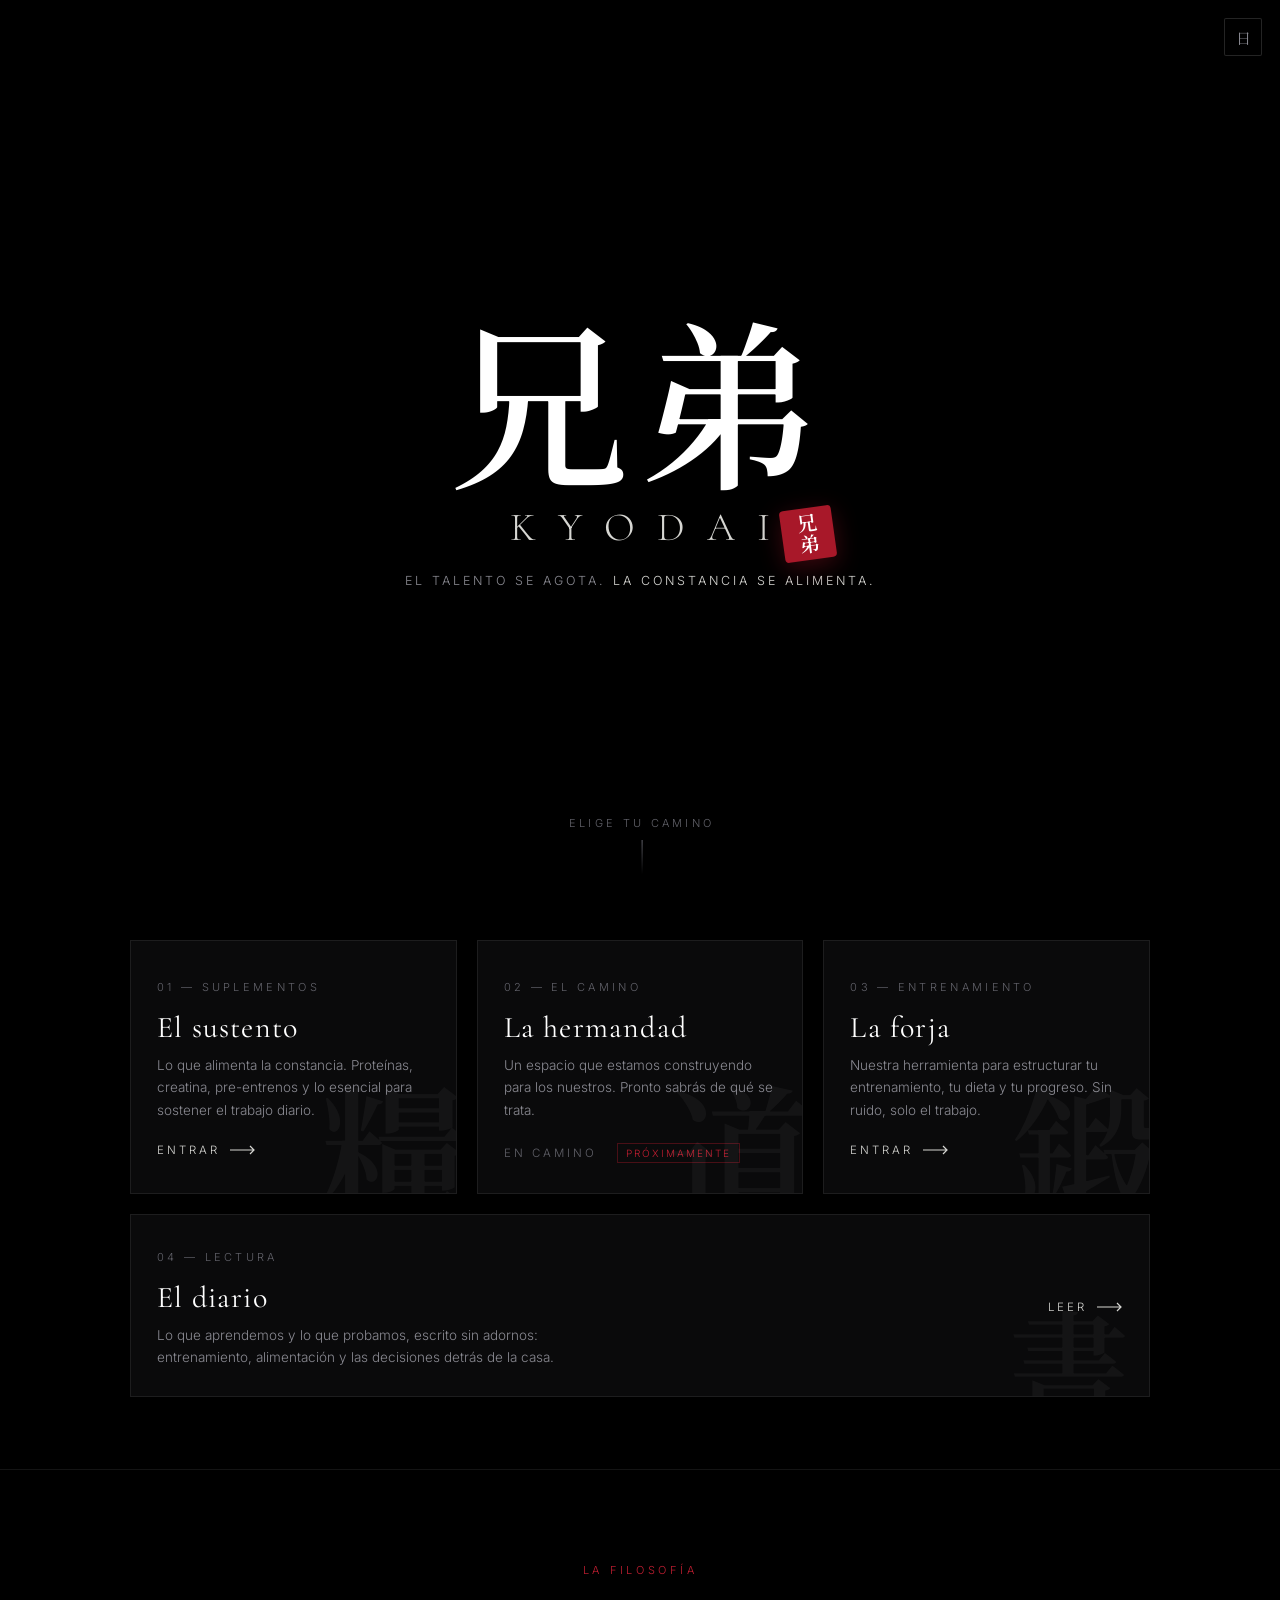
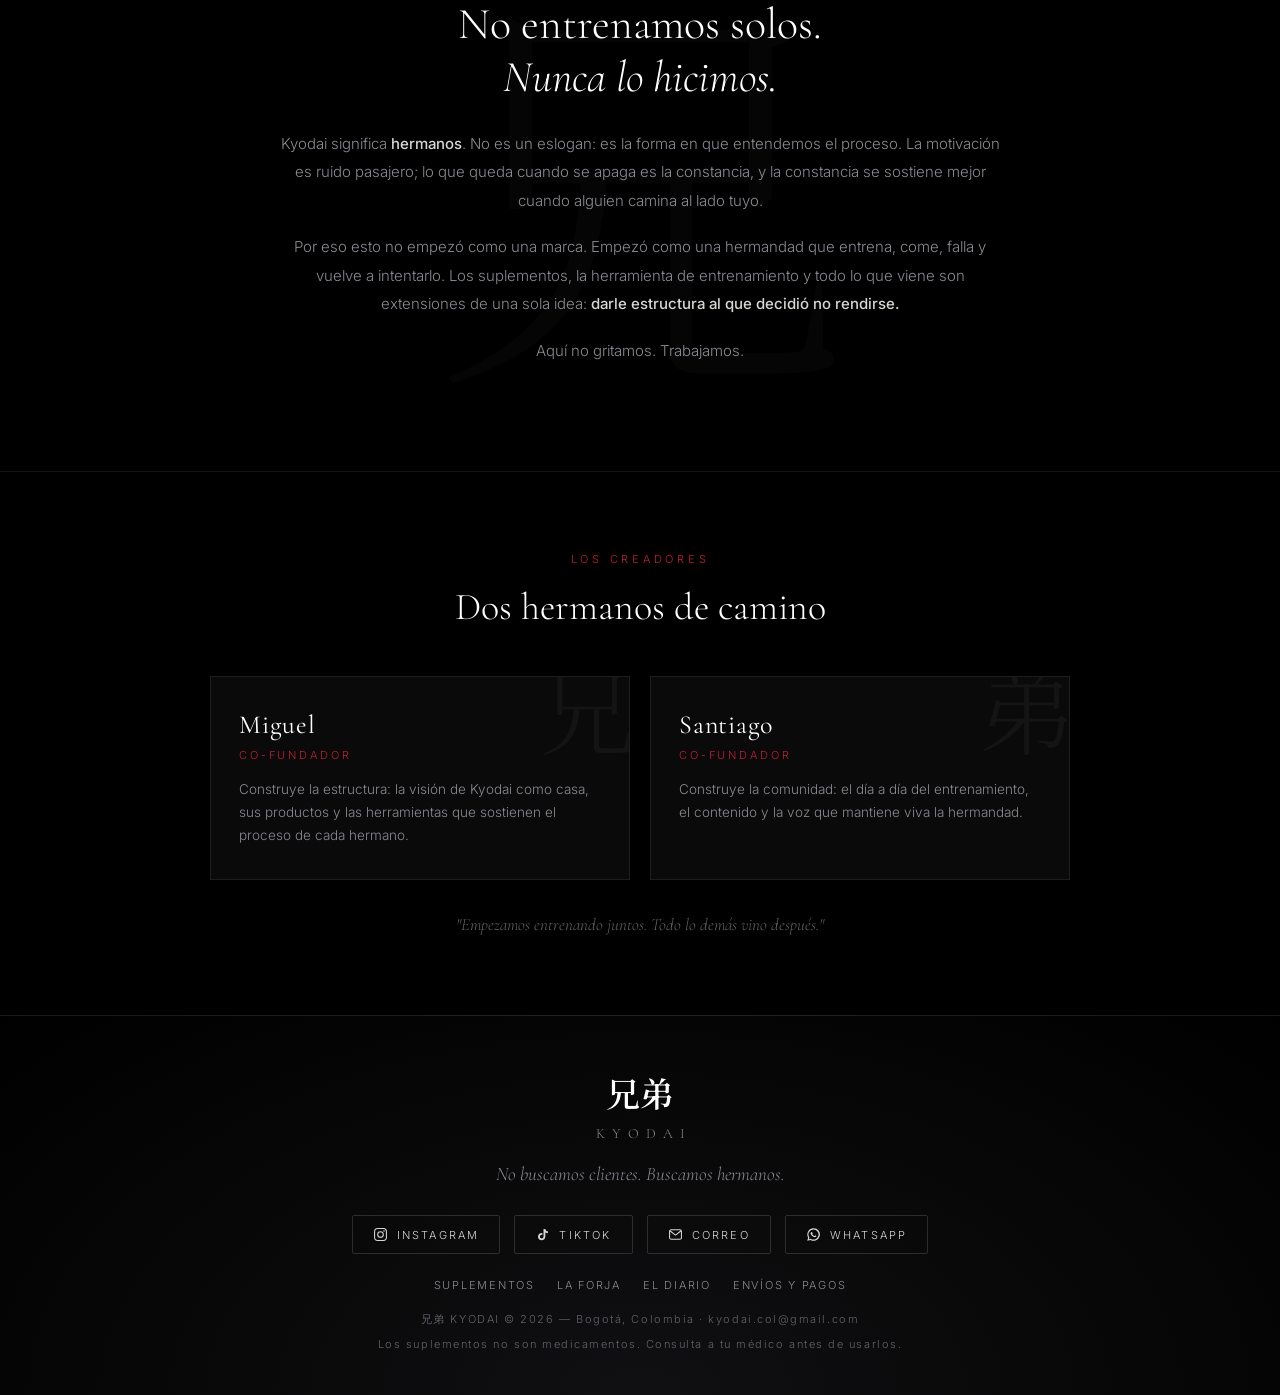
<file: index.html>
<!DOCTYPE html>
<html lang="es">
<head>
<meta charset="utf-8">
<meta name="viewport" content="width=device-width, initial-scale=1">
<title>兄弟 KYODAI — La casa</title>
<meta name="description" content="Kyodai — Una hermandad de constancia. Suplementos, entrenamiento y comunidad. Bogotá, Colombia.">
<meta name="author" content="Kyodai">
<!-- Un solo theme-color, sin `media`: el color de la barra del navegador debe
     seguir el tema ELEGIDO en el sitio, no el del sistema. Lo sincroniza Tema. -->
<meta name="theme-color" content="#000000">

<!-- ══ Vista previa al compartir el enlace (WhatsApp, Instagram, X) ══
     Al comprar el dominio propio, cambiar SITE_URL por https://kyodai.com/ -->
<meta property="og:type" content="website">
<meta property="og:site_name" content="兄弟 KYODAI">
<meta property="og:locale" content="es_CO">
<meta property="og:title" content="兄弟 KYODAI — Una hermandad de constancia">
<meta property="og:description" content="El talento se agota. La constancia se alimenta. Suplementos, entrenamiento y comunidad.">
<meta property="og:url" content="https://kyodaicol.github.io/Kyodai.co/">
<meta property="og:image" content="https://kyodaicol.github.io/Kyodai.co/assets/og-kyodai.png">
<meta property="og:image:width" content="1200">
<meta property="og:image:height" content="630">
<meta property="og:image:alt" content="兄弟 KYODAI — El talento se agota. La constancia se alimenta.">
<meta name="twitter:card" content="summary_large_image">
<meta name="twitter:title" content="兄弟 KYODAI — Una hermandad de constancia">
<meta name="twitter:description" content="El talento se agota. La constancia se alimenta.">
<meta name="twitter:image" content="https://kyodaicol.github.io/Kyodai.co/assets/og-kyodai.png">
<link rel="canonical" href="https://kyodaicol.github.io/Kyodai.co/">

<!-- Favicon: el hanko de la marca, dibujado en el propio archivo (sin peticiones extra) -->
<link rel="icon" href="data:image/svg+xml,%3Csvg xmlns='http://www.w3.org/2000/svg' viewBox='0 0 64 64'%3E%3Crect width='64' height='64' rx='8' fill='%23A81829'/%3E%3Ctext x='32' y='45' font-size='40' font-family='serif' font-weight='600' fill='%23fff' text-anchor='middle'%3E兄%3C/text%3E%3C/svg%3E">
<link rel="apple-touch-icon" href="data:image/svg+xml,%3Csvg xmlns='http://www.w3.org/2000/svg' viewBox='0 0 64 64'%3E%3Crect width='64' height='64' fill='%23000'/%3E%3Ctext x='32' y='45' font-size='38' font-family='serif' font-weight='600' fill='%23fff' text-anchor='middle'%3E兄%3C/text%3E%3C/svg%3E">

<!-- ══ TEMA: se aplica ANTES de pintar para que no haya parpadeo ══
     Guardado en localStorage('kyodai-theme'). Por defecto oscuro: la
     intro de tinta está compuesta para la noche. -->
<script>
(function(){
  try{
    var t=localStorage.getItem('kyodai-theme');
    if(t!=='light'&&t!=='dark') t='dark';
    document.documentElement.setAttribute('data-theme',t);
  }catch(e){ document.documentElement.setAttribute('data-theme','dark'); }
})();
</script>

<link rel="preconnect" href="https://fonts.googleapis.com">
<link rel="preconnect" href="https://fonts.gstatic.com" crossorigin>
<link href="https://fonts.googleapis.com/css2?family=Cormorant+Garamond:ital,wght@0,300;0,400;0,500;1,300;1,400&family=Inter:wght@300;400;500;600&family=Noto+Serif+JP:wght@500;600&display=swap" rel="stylesheet">

<!-- Índice del diario. Es un .js (no .json) a propósito: así el sitio
     también funciona abriendo el archivo directamente desde el disco. -->
<script src="diario/posts.js"></script>
<style>
/* ════════════════════════════════════════════════════════════════
   兄弟 KYODAI — Archivo único
   Vista 1 · LA CASA        (antes: "Landing Page.html")
   Vista 2 · EL SUSTENTO    (antes: "Suplementos.html")
   Vista 3 · EL DIARIO      (blog — el índice vive aquí, los
                             artículos en diario/<slug>.html)
   El router de abajo alterna entre las vistas con el hash de la URL:
     #/            → la casa
     #/suplementos → la tienda
     #/diario      → el diario
   ════════════════════════════════════════════════════════════════ */

/* ─────────────────── BLOQUE 0 · TEMA (tinta y papel) ───────────────────
   Todo el color del sitio sale de estas variables. El modo oscuro es
   "tinta sobre la noche" (el original). El modo claro es "tinta sobre
   washi": papel cálido, tinta negra, el mismo carmesí del hanko.
   Se cambia con [data-theme] en <html>. Nada más se toca.        */
:root{
  color-scheme:dark;
  /* superficies */
  --bg:#000; --bg2:#050505; --panel:#0A0A0B; --panel2:#121214; --panel3:#1C1C1F;
  --field:#000; --heroTop:#141416; --footTop:#101012;
  /* líneas */
  --line:rgba(255,255,255,.08); --line2:rgba(255,255,255,.14);
  --line3:rgba(255,255,255,.22); --hair:rgba(255,255,255,.05);
  /* tipografía */
  /* --dim estaba en #4A4A50 (2.4:1 sobre negro): ilegible en celular a pleno
     sol. Subido a 3.5:1, que sigue siendo discreto pero ya se lee. */
  --ink:#fff; --offwhite:#D6D6D2; --grey:#8A8A92; --dim:#62626A;
  /* marca */
  --crimson:#A81829; --crimson2:#C21E31; --onCrimson:#fff;
  --rose:#C8636F; --green:#7FBF8E;
  /* velos y barras */
  --veil:rgba(0,0,0,.6); --veil2:rgba(0,0,0,.75);
  --navBg:rgba(0,0,0,.78); --barBg:rgba(0,0,0,.88);
  /* marcas de agua y sombras */
  --ghost:rgba(255,255,255,.02); --mark:rgba(255,255,255,.045);
  --markHot:rgba(168,24,41,.14); --wm:rgba(255,255,255,.035);
  --glow:rgba(255,255,255,.06); --thumb:#2A2A2E; --grainOp:.05;
  --shadow:0 24px 50px rgba(0,0,0,.7);
  --shadowBig:0 40px 120px rgba(0,0,0,.9);
  --drawerShadow:-30px 0 80px rgba(0,0,0,.8);
  --ctaShadow:0 10px 40px rgba(168,24,41,.25);
  /* tinta del canvas de la intro (r,g,b) */
  --inkRGB:214,214,210;
}
html[data-theme="light"]{
  color-scheme:light;
  --bg:#F2F0EA; --bg2:#EDEAE3; --panel:#FBFAF6; --panel2:#FFFFFF; --panel3:#E7E3DA;
  --field:#FFFFFF; --heroTop:#FFFFFF; --footTop:#EAE7DF;
  --line:rgba(16,16,18,.11); --line2:rgba(16,16,18,.20);
  --line3:rgba(16,16,18,.38); --hair:rgba(16,16,18,.07);
  --ink:#0B0B0C; --offwhite:#26262A; --grey:#57575F; --dim:#78787F;
  --crimson:#96121F; --crimson2:#B01727; --onCrimson:#fff;
  --rose:#9E2C39; --green:#2C7842;
  --veil:rgba(24,21,16,.45); --veil2:rgba(24,21,16,.62);
  --navBg:rgba(242,240,234,.84); --barBg:rgba(242,240,234,.93);
  --ghost:rgba(16,16,18,.035); --mark:rgba(16,16,18,.06);
  --markHot:rgba(150,18,31,.16); --wm:rgba(16,16,18,.05);
  --glow:rgba(0,0,0,.05); --thumb:#C9C4B8; --grainOp:.03;
  --shadow:0 20px 44px rgba(38,32,24,.13);
  --shadowBig:0 30px 90px rgba(38,32,24,.20);
  --drawerShadow:-30px 0 80px rgba(38,32,24,.16);
  --ctaShadow:0 10px 34px rgba(150,18,31,.22);
  --inkRGB:26,26,30;
}

/* ─────────────────── BLOQUE 1 · LA CASA ─────────────────── */
*{margin:0;padding:0;box-sizing:border-box}
html{scroll-behavior:smooth;background:var(--bg)}
body{background:var(--bg);color:var(--offwhite);font-family:'Inter',sans-serif;font-weight:300;-webkit-font-smoothing:antialiased;
  transition:background-color .5s ease,color .5s ease}
body.locked{overflow:hidden;height:100svh}
a{color:inherit;text-decoration:none}
::-webkit-scrollbar{width:10px;height:8px}
::-webkit-scrollbar-track{background:var(--bg)}
::-webkit-scrollbar-thumb{background:var(--thumb);border-radius:5px}
:focus-visible{outline:2px solid var(--crimson);outline-offset:3px}

/* Accesibilidad: saltar al contenido */
.skipLink{position:absolute;left:-9999px;top:0;z-index:5000;background:var(--crimson);color:var(--onCrimson);
  padding:12px 20px;font-size:12px;letter-spacing:.2em;text-transform:uppercase}
.skipLink:focus{left:12px;top:12px}
.vh{position:absolute;width:1px;height:1px;padding:0;margin:-1px;overflow:hidden;clip:rect(0 0 0 0);white-space:nowrap;border:0}

@keyframes fadeUp{from{opacity:0;transform:translateY(24px)}to{opacity:1;transform:none}}
/* Igual que fadeUp pero conserva el centrado horizontal de los elementos
   absolutos (antes el `transform:none` del final borraba translateX(-50%)
   y "Elige tu camino" quedaba corrido a la derecha al acabar la intro). */
@keyframes fadeUpX{from{opacity:0;transform:translate(-50%,24px)}to{opacity:1;transform:translate(-50%,0)}}

/* ═══ Composición compartida intro/hero (misma geometría = transición invisible) ═══ */
.logoStack{display:flex;flex-direction:column;align-items:center;justify-content:center;text-align:center}
.ideo{font-family:'Noto Serif JP',serif;font-weight:600;font-size:clamp(100px,25vw,180px);line-height:.95;letter-spacing:.06em;color:var(--ink);display:flex}
.latin{font-family:'Cormorant Garamond',serif;font-weight:300;font-size:clamp(24px,5.5vw,40px);color:var(--offwhite);margin-top:20px;display:flex;gap:.55em}
.latin b{font-weight:300;display:inline-block}
.itag{margin-top:22px;font-size:12.5px;letter-spacing:.24em;text-transform:uppercase;color:var(--grey)}
.itag em{font-style:normal;color:var(--offwhite)}
.hankoBase{position:absolute;left:calc(50% + clamp(76px,19vw,142px));top:calc(50% + clamp(28px,7.5vw,58px));
  width:clamp(34px,8vw,52px);height:clamp(34px,8vw,52px);background:var(--crimson);border-radius:4px;
  display:flex;align-items:center;justify-content:center;
  font-family:'Noto Serif JP',serif;font-weight:600;color:var(--onCrimson);font-size:clamp(13px,3.2vw,20px);
  writing-mode:vertical-rl;letter-spacing:.1em;line-height:1;
  transform:rotate(-8deg);box-shadow:0 6px 24px rgba(168,24,41,.35)}

/* ═══════════════════════ INTRO ═══════════════════════ */
#intro{position:fixed;inset:0;z-index:3000;cursor:pointer;background:var(--bg);overflow:hidden;
  transition:opacity 1.1s ease}
#intro.handoff{opacity:0}
#intro.gone{pointer-events:none}
#ink{position:absolute;inset:0;z-index:1}
.grain{position:absolute;inset:-50%;z-index:2;pointer-events:none;opacity:var(--grainOp);
  background-image:url("data:image/svg+xml,%3Csvg xmlns='http://www.w3.org/2000/svg' width='300' height='300'%3E%3Cfilter id='n'%3E%3CfeTurbulence type='fractalNoise' baseFrequency='.9' numOctaves='2'/%3E%3C/filter%3E%3Crect width='300' height='300' filter='url(%23n)' opacity='.5'/%3E%3C/svg%3E");
  animation:grainShift 1.2s steps(4) infinite;transition:opacity 1.4s ease}
html[data-theme="light"] .grain{mix-blend-mode:multiply}
#intro.settle .grain{opacity:0}

/* — Gota de tinta — */
.drop{position:absolute;left:50%;top:50%;width:7px;height:7px;margin:-3.5px;border-radius:50%;
  background:var(--crimson2);z-index:5;opacity:0;box-shadow:0 0 12px rgba(194,30,49,.8)}
#intro.p-drop .drop{animation:dropFall .65s cubic-bezier(.5,0,1,.6) forwards}
@keyframes dropFall{0%{opacity:0;transform:translateY(-46svh) scale(.6)}12%{opacity:1}88%{opacity:1}100%{opacity:0;transform:translateY(0) scale(.25)}}
@keyframes grainShift{0%{transform:translate(0,0)}25%{transform:translate(-2%,3%)}50%{transform:translate(3%,-2%)}75%{transform:translate(-3%,-3%)}100%{transform:translate(0,0)}}

/* — Ondas de impacto — */
.ripple{position:absolute;left:50%;top:50%;width:14px;height:14px;margin:-7px;border-radius:50%;
  border:1px solid rgba(194,30,49,.7);z-index:4;opacity:0;pointer-events:none}
#intro.p-bloom .ripple{animation:rippleOut 1.5s cubic-bezier(.16,1,.3,1) forwards}
#intro.p-bloom .ripple.r2{animation-delay:.18s;border-color:rgba(var(--inkRGB),.28)}
#intro.p-bloom .ripple.r3{animation-delay:.4s;border-color:rgba(var(--inkRGB),.14)}
@keyframes rippleOut{0%{opacity:0;transform:scale(1)}8%{opacity:1}100%{opacity:0;transform:scale(30)}}

/* — Escenario — */
.stage{position:absolute;inset:0;z-index:5}
.stage .logoStack{position:absolute;inset:0}

/* — Enso (se disuelve antes del traspaso) — */
.enso{position:absolute;left:50%;top:50%;width:min(94vw,560px);height:min(94vw,560px);transform:translate(-50%,-52%);pointer-events:none;
  transition:opacity 1.5s ease}
#intro.settle .enso{opacity:0}
.enso path{fill:none;stroke-linecap:round;stroke:var(--crimson);opacity:0}
.enso .e1{stroke-width:11;stroke-dasharray:100;stroke-dashoffset:100}
.enso .e2{stroke-width:4.5;stroke-dasharray:100;stroke-dashoffset:100}
.enso .e3{stroke-width:1.6;stroke-dasharray:100;stroke-dashoffset:100;stroke:var(--crimson2)}
#intro.p-enso .enso .e1{animation:ensoDraw1 1.35s cubic-bezier(.65,0,.35,1) forwards}
#intro.p-enso .enso .e2{animation:ensoDraw2 1.35s cubic-bezier(.65,0,.35,1) .08s forwards}
#intro.p-enso .enso .e3{animation:ensoDraw3 1.35s cubic-bezier(.65,0,.35,1) .15s forwards}
@keyframes ensoDraw1{0%{opacity:.32;stroke-dashoffset:100}100%{opacity:.32;stroke-dashoffset:9}}
@keyframes ensoDraw2{0%{opacity:.55;stroke-dashoffset:100}100%{opacity:.55;stroke-dashoffset:9}}
@keyframes ensoDraw3{0%{opacity:.8;stroke-dashoffset:100}100%{opacity:.8;stroke-dashoffset:9}}

/* — Kanji, carácter por carácter — */
#intro .ideo span{opacity:0;filter:blur(16px);transform:scale(1.14) translateY(10px);display:inline-block}
#intro.p-kanji .ideo span{animation:ideoIn 1.05s cubic-bezier(.22,1,.36,1) forwards}
#intro.p-kanji .ideo span:nth-child(2){animation-delay:.22s}
@keyframes ideoIn{to{opacity:1;filter:blur(0);transform:none}}

/* — Hanko — */
#intro .hankoBase{opacity:0;transform:rotate(-14deg) scale(2.4);box-shadow:none;z-index:6}
#intro.p-hanko .hankoBase{animation:stamp .42s cubic-bezier(.34,1.4,.64,1) forwards}
@keyframes stamp{0%{opacity:0;transform:rotate(-14deg) scale(2.4)}55%{opacity:1;transform:rotate(-7deg) scale(.94)}100%{opacity:1;transform:rotate(-8deg) scale(1);box-shadow:0 6px 24px rgba(168,24,41,.35)}}

/* — Latín letra por letra + tagline — */
#intro .latin b{opacity:0;filter:blur(8px);transform:translateY(14px)}
#intro.p-latin .latin b{animation:letterIn .7s cubic-bezier(.22,1,.36,1) forwards}
#intro.p-latin .latin b:nth-child(1){animation-delay:0s}
#intro.p-latin .latin b:nth-child(2){animation-delay:.07s}
#intro.p-latin .latin b:nth-child(3){animation-delay:.14s}
#intro.p-latin .latin b:nth-child(4){animation-delay:.21s}
#intro.p-latin .latin b:nth-child(5){animation-delay:.28s}
#intro.p-latin .latin b:nth-child(6){animation-delay:.35s}
@keyframes letterIn{to{opacity:1;filter:blur(0);transform:none}}
#intro .itag{opacity:0}
#intro.p-latin .itag{animation:fadeUp .9s ease .55s forwards}
.skip{position:absolute;bottom:26px;left:50%;transform:translateX(-50%);z-index:7;
  font-size:10px;letter-spacing:.3em;padding-left:.3em;text-transform:uppercase;color:var(--dim);opacity:0;
  animation:fadeUpX .8s ease 1.4s forwards;transition:opacity .6s ease}
#intro.settle .skip{opacity:0}

/* ═══════════════════════ HERO (réplica exacta del cuadro final de la intro) ═══════════════════════ */
.hero{position:relative;min-height:100svh}
.hero .logoStack{position:absolute;inset:0}
.hero h1{font:inherit;font-weight:inherit}
.hero .hint{position:absolute;bottom:26px;left:50%;transform:translateX(-50%);color:var(--dim);font-size:11px;letter-spacing:.3em;padding-left:.3em;text-transform:uppercase;opacity:0}
.hero .hint::after{content:"";display:block;width:1px;height:34px;background:linear-gradient(var(--dim),transparent);margin:10px auto 0}
body.go .hero .hint{animation:fadeUpX 1.2s ease .6s forwards}

/* ═══════════════════════ PUERTAS ═══════════════════════ */
.doors{max-width:1060px;margin:0 auto;padding:24px 20px 72px;display:grid;gap:16px}
@media(min-width:820px){.doors{grid-template-columns:repeat(3,1fr);gap:20px;padding-top:40px}}
.door{position:relative;display:block;background:var(--panel);border:1px solid var(--line);padding:34px 26px 30px;overflow:hidden;
  transition:border-color .45s ease,transform .45s cubic-bezier(.22,1,.36,1);min-height:220px}
.door::before{content:"";position:absolute;top:0;left:0;right:0;height:2px;background:var(--crimson);
  transform:scaleX(0);transform-origin:left;transition:transform .6s cubic-bezier(.65,0,.35,1)}
.door:hover,.door:focus-visible{border-color:var(--line3);transform:translateY(-4px)}
.door:hover::before,.door:focus-visible::before{transform:scaleX(1)}
.door:focus-visible{outline:1px solid var(--crimson);outline-offset:3px}
.door .mark{position:absolute;right:-14px;bottom:-30px;font-family:'Noto Serif JP',serif;font-weight:600;
  font-size:150px;line-height:1;color:var(--mark);pointer-events:none;transition:color .5s ease}
.door:hover .mark{color:var(--markHot)}
.door .num{font-size:11px;letter-spacing:.3em;color:var(--dim);text-transform:uppercase}
.door h2{font-family:'Cormorant Garamond',serif;font-weight:400;font-size:30px;color:var(--ink);margin:14px 0 8px;letter-spacing:.04em}
.door p{font-size:13.5px;line-height:1.65;color:var(--grey);max-width:34ch}
.door .go{display:inline-flex;align-items:center;gap:10px;margin-top:22px;font-size:11.5px;letter-spacing:.26em;text-transform:uppercase;color:var(--offwhite)}
.door .go svg{transition:transform .4s ease}
.door:hover .go svg{transform:translateX(6px)}
.door.soon{cursor:default}
.door.soon .go{color:var(--dim)}
.door .soonTag{display:inline-block;margin-left:10px;font-size:10px;letter-spacing:.2em;color:var(--crimson2);border:1px solid rgba(168,24,41,.4);padding:3px 8px;text-transform:uppercase}
/* Puerta ancha (el diario): ocupa la fila completa bajo las tres puertas */
.door.wide{min-height:0;padding:30px 26px 28px}
.door.wide .mark{font-size:120px;bottom:-24px;right:20px}
@media(min-width:820px){
  .door.wide{grid-column:1/-1;display:flex;align-items:center;justify-content:space-between;gap:34px}
  .door.wide .wideTxt{max-width:none}
  .door.wide .go{margin-top:0;white-space:nowrap}
  .door.wide p{max-width:56ch}
}

/* ═══════════════════════ FILOSOFÍA ═══════════════════════ */
.philo{border-top:1px solid var(--line);padding:88px 24px;position:relative}
.philo .inner{max-width:720px;margin:0 auto;text-align:center}
.philo .eyebrow{font-size:11px;letter-spacing:.34em;text-transform:uppercase;color:var(--crimson2)}
.philo h3{font-family:'Cormorant Garamond',serif;font-weight:300;font-size:clamp(28px,6vw,44px);color:var(--ink);margin:20px 0 26px;line-height:1.2}
.philo h3 em{font-style:italic}
.philo p{font-size:15px;line-height:1.9;color:var(--grey);margin-bottom:18px}
.philo p strong{font-weight:500;color:var(--offwhite)}
.philo .kanjiGhost{position:absolute;left:50%;top:50%;transform:translate(-50%,-50%);font-family:'Noto Serif JP',serif;
  font-size:min(60vw,420px);color:var(--ghost);pointer-events:none;line-height:1}

/* ═══════════════════════ FUNDADORES ═══════════════════════ */
.founders{border-top:1px solid var(--line);padding:80px 24px}
.founders .inner{max-width:860px;margin:0 auto}
.founders .eyebrow{font-size:11px;letter-spacing:.34em;text-transform:uppercase;color:var(--crimson2);text-align:center;display:block}
.founders h3{font-family:'Cormorant Garamond',serif;font-weight:300;font-size:clamp(26px,5.5vw,38px);color:var(--ink);text-align:center;margin:18px 0 46px}
.fGrid{display:grid;gap:16px}
@media(min-width:680px){.fGrid{grid-template-columns:1fr 1fr;gap:20px}}
.fCard{background:var(--panel);border:1px solid var(--line);padding:32px 28px;position:relative;overflow:hidden}
.fCard .k{position:absolute;right:-6px;top:-18px;font-family:'Noto Serif JP',serif;font-size:96px;color:var(--mark);line-height:1}
.fCard h4{font-family:'Cormorant Garamond',serif;font-weight:400;font-size:26px;color:var(--ink);letter-spacing:.03em}
.fCard .role{font-size:11px;letter-spacing:.26em;text-transform:uppercase;color:var(--crimson2);margin:8px 0 16px}
.fCard p{font-size:13.5px;line-height:1.7;color:var(--grey)}
.foundersNote{text-align:center;margin-top:34px;color:var(--dim);font-style:italic;font-family:'Cormorant Garamond',serif;font-size:17px}

/* ═══════════════════════ FOOTER ═══════════════════════ */
footer{border-top:1px solid var(--line);padding:52px 24px 44px;text-align:center;
  background:radial-gradient(ellipse at 50% 100%,var(--footTop),var(--bg))}
footer .fk{font-family:'Noto Serif JP',serif;font-weight:600;font-size:34px;color:var(--ink)}
footer .fl{font-family:'Cormorant Garamond',serif;letter-spacing:.5em;padding-left:.5em;font-size:14px;color:var(--grey);margin-top:8px}
footer .fine{font-size:11px;letter-spacing:.14em;color:var(--dim)}
.fmotto{margin-top:20px;font-family:'Cormorant Garamond',serif;font-style:italic;font-size:19px;color:var(--grey)}
.social{display:flex;justify-content:center;gap:14px;margin:30px 0 24px;flex-wrap:wrap}
.social a{display:flex;align-items:center;gap:9px;border:1px solid var(--line2);
  padding:11px 20px;border-radius:2px;color:var(--offwhite);font-size:11px;letter-spacing:.2em;
  text-transform:uppercase;transition:border-color .3s,color .3s}
.social a:hover{border-color:var(--crimson);color:var(--ink)}
.fine+.fine{margin-top:10px}
/* Enlaces legales / de servicio del pie */
.fLinks{display:flex;justify-content:center;flex-wrap:wrap;gap:8px 22px;margin:0 0 20px}
.fLinks a,.fLinks button{background:none;border:none;cursor:pointer;font-family:'Inter',sans-serif;
  color:var(--grey);font-size:11px;letter-spacing:.16em;text-transform:uppercase;transition:color .3s;padding:0}
.fLinks a:hover,.fLinks button:hover{color:var(--ink)}

.reveal{opacity:0;transform:translateY(26px);transition:opacity .9s ease,transform .9s cubic-bezier(.22,1,.36,1)}
.reveal.in{opacity:1;transform:none}

@media(prefers-reduced-motion:reduce){
  *,*::before,*::after{animation-duration:.01ms!important;animation-delay:0s!important;transition-duration:.01ms!important}
  #intro{display:none}
  .hero .hint{opacity:1;animation:none}
  .reveal{opacity:1;transform:none}
}

/* ─────────────────── BLOQUE 2 · ROUTER DE VISTAS ─────────────────── */
.view{display:none}
.view.on{display:block}
.shopOnly{display:none}
body.shop .shopOnly{display:block}

/* Volver a la casa (nav de la tienda y del diario) */
.navLeft{display:flex;align-items:center;gap:16px;min-width:0}
.navRight{display:flex;align-items:center;gap:10px}
.navBack{display:inline-flex;align-items:center;gap:9px;text-decoration:none;color:var(--grey);
  font-size:11px;letter-spacing:.2em;text-transform:uppercase;white-space:nowrap;
  border:1px solid var(--line2);padding:9px 15px;border-radius:2px;transition:border-color .3s,color .3s}
.navBack:hover{border-color:var(--ink);color:var(--ink)}
.navBack .jp{font-family:'Noto Serif JP',serif;font-size:13px}

/* ─────────────────── BLOQUE 2b · INTERRUPTOR DE TEMA ───────────────────
   日 = ir a claro (día) · 月 = ir a oscuro (noche).                  */
.themeBtn{display:inline-flex;align-items:center;justify-content:center;width:38px;height:38px;flex:0 0 auto;
  background:transparent;border:1px solid var(--line2);color:var(--grey);border-radius:2px;cursor:pointer;
  font-family:'Noto Serif JP',serif;font-size:15px;line-height:1;
  transition:border-color .3s,color .3s,background-color .3s}
.themeBtn:hover{border-color:var(--crimson);color:var(--ink)}
#themeHome{position:fixed;top:18px;right:18px;z-index:2000;background:var(--navBg);backdrop-filter:blur(10px);
  opacity:0;pointer-events:none;transition:opacity .8s ease,border-color .3s,color .3s}
body.go #themeHome{opacity:1;pointer-events:auto}
body.shop #themeHome,body.diario #themeHome{display:none}

/* ─────────────────── BLOQUE 3 · EL SUSTENTO ─────────────────── */
button{font-family:'Inter',sans-serif}
input,select,textarea{font-family:'Inter',sans-serif}
@keyframes pulse{0%,100%{opacity:.35}50%{opacity:1}}

/* ---------- NAV ---------- */
nav{position:fixed;top:0;left:0;right:0;z-index:900;display:flex;align-items:center;justify-content:space-between;gap:16px;padding:14px 28px;background:var(--navBg);backdrop-filter:blur(14px);border-bottom:1px solid var(--hair)}
nav .logo{display:flex;align-items:baseline;gap:10px;text-decoration:none}
nav .logo .jp{font-family:'Noto Serif JP',serif;font-weight:600;font-size:21px;color:var(--ink);letter-spacing:.1em}
nav .logo .lt{font-family:'Cormorant Garamond',serif;font-size:13px;letter-spacing:.5em;color:var(--grey)}
nav .logo .tag{font-size:10px;letter-spacing:.28em;color:var(--dim);text-transform:uppercase}
#cartBtn{display:flex;align-items:center;gap:10px;background:transparent;border:1px solid var(--line2);color:var(--offwhite);padding:9px 18px;border-radius:2px;font-size:11px;letter-spacing:.18em;text-transform:uppercase;cursor:pointer;transition:border-color .3s,color .3s}
#cartBtn:hover{border-color:var(--ink);color:var(--ink)}
#cartCount{background:var(--crimson);color:var(--onCrimson);font-size:11px;font-weight:600;min-width:20px;height:20px;border-radius:10px;display:none;align-items:center;justify-content:center;padding:0 6px}

/* ---------- HERO ---------- */
header#top{min-height:88vh;display:flex;flex-direction:column;align-items:center;justify-content:center;text-align:center;position:relative;padding:130px 24px 90px;background:radial-gradient(ellipse at 50% 40%,var(--heroTop) 0%,var(--bg2) 55%,var(--bg) 100%)}
.heroKanji{font-family:'Noto Serif JP',serif;font-weight:600;font-size:clamp(90px,20vw,220px);color:var(--ink);line-height:.9;letter-spacing:.04em;text-shadow:0 0 80px var(--glow);animation:fadeUp 1.2s ease both}
.heroLatin{font-family:'Cormorant Garamond',serif;font-weight:300;font-size:clamp(24px,6vw,52px);letter-spacing:.6em;color:var(--offwhite);margin:14px 0 0 .3em;animation:fadeUp 1.5s ease both}
.heroSub{margin-top:38px;font-size:11px;letter-spacing:.42em;text-transform:uppercase;color:var(--dim);animation:fadeUp 1.8s ease both}
.heroQuote{margin-top:12px;font-family:'Cormorant Garamond',serif;font-style:italic;font-size:clamp(20px,3.4vw,30px);color:var(--offwhite);max-width:640px;line-height:1.4;animation:fadeUp 2s ease both}
.heroCount{margin-top:14px;font-size:12px;letter-spacing:.14em;color:var(--grey);animation:fadeUp 2.1s ease both}
.heroCta{margin-top:44px;display:inline-block;background:var(--crimson);color:var(--onCrimson);text-decoration:none;font-size:12px;font-weight:600;letter-spacing:.24em;text-transform:uppercase;padding:16px 42px;border-radius:2px;animation:fadeUp 2.2s ease both;transition:background .3s,transform .3s;box-shadow:var(--ctaShadow)}
.heroCta:hover{background:var(--crimson2);transform:translateY(-2px)}
.heroScroll{position:absolute;bottom:28px;left:50%;transform:translateX(-50%);font-size:10px;letter-spacing:.3em;padding-left:.3em;color:var(--dim);text-transform:uppercase;animation:pulse 2.4s infinite}

/* ---------- TOOLBAR ---------- */
#toolbar{position:sticky;top:53px;z-index:800;background:var(--barBg);backdrop-filter:blur(14px);border-top:1px solid var(--hair);border-bottom:1px solid var(--line);padding:12px 28px;display:flex;flex-direction:column;gap:10px}
#tabs{display:flex;gap:8px;flex-wrap:nowrap;overflow-x:auto;scrollbar-width:none;padding-bottom:2px}
#tabs::-webkit-scrollbar{display:none}
.tab{flex:0 0 auto;padding:9px 16px;border:1px solid var(--line2);background:transparent;color:var(--grey);font-size:11px;letter-spacing:.14em;text-transform:uppercase;cursor:pointer;border-radius:2px;transition:all .3s;font-weight:400;white-space:nowrap}
.tab:hover{border-color:var(--grey);color:var(--ink)}
.tab.on{border-color:var(--ink);background:var(--ink);color:var(--bg);font-weight:600}
.tab.kits{border-color:rgba(168,24,41,.55);color:var(--rose)}
.tab.kits.on{border-color:var(--crimson);background:var(--crimson);color:var(--onCrimson)}
#controls{display:flex;gap:10px;flex-wrap:wrap;align-items:center}
#controls select,#controls input[type=text],#controls input[type=search]{background:var(--panel);border:1px solid var(--line2);color:var(--ink);font-size:12px;padding:10px 12px;border-radius:2px;outline:none;font-weight:300;letter-spacing:.03em}
#controls select:focus,#controls input:focus{border-color:var(--grey)}
#q{flex:1;min-width:150px}
#groupBrand{display:flex;align-items:center;gap:8px;font-size:10.5px;letter-spacing:.16em;text-transform:uppercase;color:var(--grey);cursor:pointer;user-select:none;border:1px solid var(--line2);padding:10px 12px;border-radius:2px;transition:all .3s;white-space:nowrap}
#groupBrand.on{border-color:var(--ink);color:var(--ink)}
#groupBrand .box{width:12px;height:12px;border:1px solid var(--grey);border-radius:1px;display:inline-block;position:relative}
#groupBrand.on .box{background:var(--crimson);border-color:var(--crimson)}

/* ---------- AVISO (precios / sabores) ---------- */
.notice{max-width:1280px;margin:20px auto 0;padding:15px 18px;display:flex;gap:14px;align-items:flex-start;
  background:var(--panel);border:1px solid var(--line);border-left:2px solid var(--crimson);border-radius:2px}
.notice .nk{font-family:'Noto Serif JP',serif;font-size:22px;color:var(--crimson);line-height:1;flex:0 0 auto;margin-top:1px}
.notice p{font-size:12.5px;line-height:1.7;color:var(--grey);letter-spacing:.01em}
.notice p b{color:var(--offwhite);font-weight:500}
@media(max-width:720px){
  .notice{margin:14px 14px 0;padding:13px 14px;gap:11px}
  .notice p{font-size:11.5px;line-height:1.65}
  .notice .nk{font-size:18px}
}

/* ---------- CÓMO FUNCIONA (envíos, pago, cambios) ---------- */
.howto{max-width:1280px;margin:0 auto;padding:10px 28px 70px}
.howto h2{font-family:'Cormorant Garamond',serif;font-weight:300;font-size:clamp(24px,4vw,34px);color:var(--ink);
  text-align:center;letter-spacing:.02em}
.howto .sub{text-align:center;font-size:11px;letter-spacing:.3em;text-transform:uppercase;color:var(--crimson2);margin-bottom:8px}
.howGrid{display:grid;gap:14px;margin-top:30px;grid-template-columns:repeat(auto-fit,minmax(230px,1fr))}
.howCard{background:var(--panel);border:1px solid var(--line);padding:24px 22px;border-radius:2px;position:relative;overflow:hidden}
.howCard .k{position:absolute;right:-8px;bottom:-22px;font-family:'Noto Serif JP',serif;font-size:82px;color:var(--mark);line-height:1;pointer-events:none}
.howCard h3{font-size:13px;letter-spacing:.2em;text-transform:uppercase;color:var(--ink);font-weight:500;margin-bottom:10px}
.howCard p{font-size:12.5px;line-height:1.75;color:var(--grey);position:relative}
.howCard p b{color:var(--offwhite);font-weight:500}
.legalNote{margin-top:24px;padding:18px 20px;border:1px dashed var(--line2);border-radius:2px;
  font-size:11.5px;line-height:1.8;color:var(--dim);letter-spacing:.01em;text-align:center}
@media(max-width:720px){.howto{padding:6px 14px 50px}}

/* ---------- CATALOG ---------- */
main#catalogo{max-width:1280px;margin:0 auto;padding:10px 28px 80px}
.noRes{text-align:center;padding:110px 20px;color:var(--grey)}
.noRes .mu{font-family:'Noto Serif JP',serif;font-size:44px;color:var(--thumb);margin-bottom:16px}
section.cat{padding:74px 0 10px}
.secHead{display:flex;align-items:flex-end;justify-content:space-between;gap:20px;flex-wrap:wrap;border-bottom:1px solid var(--line);padding-bottom:22px;margin-bottom:30px}
.secEyebrow{font-family:'Cormorant Garamond',serif;font-size:14px;letter-spacing:.4em;color:var(--crimson);text-transform:uppercase;margin-bottom:10px}
.secTitle{margin:0;font-size:clamp(28px,4.5vw,44px);color:var(--ink);font-weight:300;letter-spacing:.01em;line-height:1.1;font-family:'Inter',sans-serif}
.secTitle .jp{font-family:'Noto Serif JP',serif;font-size:.55em;color:var(--dim);margin-left:10px}
.secTag{font-family:'Cormorant Garamond',serif;font-style:italic;font-size:18px;color:var(--grey);margin-top:8px}
.secCount{font-size:11px;letter-spacing:.22em;text-transform:uppercase;color:var(--dim);padding-bottom:6px}
.grid{display:grid;grid-template-columns:repeat(auto-fill,minmax(235px,1fr));gap:18px}
article.card{position:relative;display:flex;flex-direction:column;background:linear-gradient(165deg,var(--panel2),var(--panel));border:1px solid var(--line);border-radius:2px;overflow:hidden;transition:transform .35s,border-color .35s,box-shadow .35s;opacity:0;transform:translateY(16px)}
article.card.vis{opacity:1;transform:none;transition:opacity .5s ease,transform .5s ease,border-color .35s,box-shadow .35s}
article.card:hover{transform:translateY(-5px);border-color:rgba(168,24,41,.5);box-shadow:var(--shadow)}
.badge{position:absolute;top:12px;left:12px;z-index:5;background:var(--crimson);color:var(--onCrimson);font-size:9px;font-weight:600;letter-spacing:.2em;text-transform:uppercase;padding:5px 10px;border-radius:1px}
.tile{width:100%;aspect-ratio:4/5;background:var(--panel);border-bottom:1px solid var(--hair);position:relative;display:flex;align-items:center;justify-content:center;overflow:hidden}
.tile img{width:100%;height:100%;object-fit:cover;display:block}
.tile img.cut{object-fit:contain;padding:16px}
html[data-theme="light"] .tile{background:var(--panel2)}
.tile .wm{position:absolute;font-family:'Noto Serif JP',serif;font-weight:600;font-size:120px;color:var(--wm);user-select:none}
.tile .tb{position:relative;text-align:center;padding:0 14px}
.tile .tb .b{font-family:'Cormorant Garamond',serif;font-size:19px;letter-spacing:.28em;text-transform:uppercase;color:var(--offwhite)}
.tile .tb .n{margin-top:8px;font-size:9.5px;letter-spacing:.24em;text-transform:uppercase;color:var(--dim)}
.tile .tb .rule{width:26px;height:1px;background:var(--crimson);margin:12px auto 0}
.cardBody{display:flex;flex-direction:column;gap:8px;padding:16px 16px 18px;flex:1}
.cardMeta{display:flex;align-items:center;justify-content:space-between;gap:8px}
.cardBrand{font-size:10px;letter-spacing:.24em;text-transform:uppercase;color:var(--grey);font-weight:500}
.cardSub{font-size:9px;letter-spacing:.14em;text-transform:uppercase;color:var(--dim);text-align:right}
.cardName{margin:0;font-size:16.5px;color:var(--ink);font-weight:500;letter-spacing:.03em;line-height:1.3}
.pills{display:flex;gap:6px;flex-wrap:wrap;margin-top:2px}
.pill{padding:5px 10px;border:1px solid var(--line2);background:transparent;color:var(--grey);font-size:10.5px;letter-spacing:.05em;cursor:pointer;border-radius:2px;transition:all .25s}
.pill:hover{border-color:var(--grey);color:var(--ink)}
.pill.on{border-color:var(--offwhite);background:var(--panel3);color:var(--ink);font-weight:500}
.priceRow{margin-top:auto;padding-top:12px}
.priceLbl{font-size:9px;letter-spacing:.2em;text-transform:uppercase;color:var(--dim);margin-bottom:3px}
.priceVal{font-size:19px;color:var(--ink);font-weight:600;letter-spacing:.01em}
.priceNote{font-size:9px;letter-spacing:.08em;color:var(--dim);margin-top:3px}
.addBtn{margin-top:10px;width:100%;padding:12px 10px;background:transparent;border:1px solid var(--line3);color:var(--ink);font-size:10.5px;font-weight:600;letter-spacing:.2em;text-transform:uppercase;cursor:pointer;border-radius:2px;transition:all .3s}
.addBtn:hover,.addBtn.done{background:var(--crimson);border-color:var(--crimson);color:var(--onCrimson)}

/* Kits */
.kitList{font-size:12px;color:var(--grey);line-height:1.7;margin-top:4px}
.kitList span{color:var(--offwhite)}
.kitDesc{font-family:'Cormorant Garamond',serif;font-style:italic;font-size:14.5px;color:var(--grey)}
.kitKanji{font-family:'Noto Serif JP',serif;font-size:40px;color:var(--ink)}
.tile.kit{aspect-ratio:16/7;background:linear-gradient(135deg,var(--panel2),var(--panel))}
.tile.kit .wm{font-size:150px;color:var(--markHot)}

/* ---------- BOTÓN VOLVER ARRIBA ---------- */
#toTop{position:fixed;right:20px;bottom:20px;z-index:850;width:44px;height:44px;display:flex;align-items:center;justify-content:center;
  background:var(--barBg);backdrop-filter:blur(10px);border:1px solid var(--line2);color:var(--grey);border-radius:2px;cursor:pointer;
  opacity:0;pointer-events:none;transform:translateY(8px);transition:opacity .35s ease,transform .35s ease,border-color .3s,color .3s;
  font-family:'Noto Serif JP',serif;font-size:16px;line-height:1}
#toTop.on{opacity:1;pointer-events:auto;transform:none}
#toTop:hover{border-color:var(--crimson);color:var(--ink)}
@media(max-width:720px){#toTop{right:14px;bottom:14px;width:40px;height:40px}}

/* ---------- DRAWER (pedido) ---------- */
#overlay{position:fixed;inset:0;background:var(--veil);backdrop-filter:blur(3px);z-index:950;display:none}
#drawer{position:fixed;top:0;right:0;bottom:0;width:min(420px,94vw);z-index:960;background:var(--panel);border-left:1px solid var(--line2);display:flex;flex-direction:column;box-shadow:var(--drawerShadow);transform:translateX(105%);transition:transform .45s cubic-bezier(.22,1,.36,1)}
#drawer.open{transform:none}
.dHead{display:flex;align-items:center;justify-content:space-between;padding:22px 24px;border-bottom:1px solid var(--line)}
.dTitle{font-size:12px;letter-spacing:.3em;text-transform:uppercase;color:var(--ink);font-weight:500}
.dTitle .jp{font-family:'Noto Serif JP',serif;color:var(--dim);margin-left:8px}
.dClose{background:none;border:none;color:var(--grey);font-size:20px;cursor:pointer;line-height:1}
.dClose:hover{color:var(--ink)}
.dBody{flex:1;overflow-y:auto;padding:10px 24px}
.dEmpty{text-align:center;padding:70px 10px;color:var(--dim);font-size:13px;letter-spacing:.06em}
.dEmpty em{font-family:'Cormorant Garamond',serif;font-style:italic;font-size:16px;color:var(--grey)}
.cItem{display:flex;flex-direction:column;gap:6px;padding:16px 0;border-bottom:1px solid var(--hair)}
.cTop{display:flex;justify-content:space-between;gap:10px}
.cBrand{font-size:10px;letter-spacing:.2em;text-transform:uppercase;color:var(--grey)}
.cName{font-size:14px;color:var(--ink);font-weight:500;margin-top:2px}
.cPres{font-size:11.5px;color:var(--dim);margin-top:2px}
.cLine{font-size:14px;color:var(--offwhite);font-weight:600;white-space:nowrap}
.cCtl{display:flex;align-items:center;gap:10px}
.qBtn{width:26px;height:26px;background:transparent;border:1px solid var(--line2);color:var(--offwhite);border-radius:2px;cursor:pointer;font-size:14px;line-height:1}
.qBtn:hover{border-color:var(--ink);color:var(--ink)}
.cQty{font-size:13px;color:var(--ink);min-width:18px;text-align:center}
.cRem{margin-left:auto;background:none;border:none;color:var(--dim);font-size:10px;letter-spacing:.16em;text-transform:uppercase;cursor:pointer}
.cRem:hover{color:var(--crimson)}
.dFoot{padding:18px 24px 24px;border-top:1px solid var(--line2);background:linear-gradient(180deg,var(--panel),var(--bg))}
.discRow{display:flex;gap:8px;margin-bottom:14px}
.discRow input{flex:1;background:var(--field);border:1px solid var(--line2);color:var(--ink);font-size:12px;padding:11px 12px;border-radius:2px;outline:none;letter-spacing:.08em;text-transform:uppercase}
.discRow input:focus{border-color:var(--grey)}
.discRow button{background:transparent;border:1px solid var(--line3);color:var(--ink);padding:0 16px;font-size:10px;letter-spacing:.18em;text-transform:uppercase;font-weight:600;cursor:pointer;border-radius:2px;transition:all .3s}
.discRow button:hover{border-color:var(--crimson);background:var(--crimson);color:var(--onCrimson)}
.discMsg{font-size:11px;margin:-6px 0 12px;letter-spacing:.04em;min-height:14px}
.discMsg.ok{color:var(--green)}
.discMsg.bad{color:var(--rose)}
.discMsg a{color:var(--dim)}
.tRow{display:flex;justify-content:space-between;margin-bottom:8px;font-size:12px;color:var(--grey);letter-spacing:.04em}
.tRow.total{margin:10px 0 16px;padding-top:10px;border-top:1px solid var(--line)}
.tRow.total .l{font-size:11px;letter-spacing:.24em;text-transform:uppercase;color:var(--grey)}
.tRow.total .v{font-size:20px;color:var(--ink);font-weight:600}
.tRow .neg{color:var(--green)}
.tRow .soft{color:var(--dim)}
.primaryBtn{display:block;width:100%;text-align:center;text-decoration:none;padding:16px 10px;font-size:12px;font-weight:600;letter-spacing:.22em;text-transform:uppercase;border-radius:2px;transition:background .3s;background:var(--crimson);color:var(--onCrimson);border:none;cursor:pointer}
.primaryBtn:hover{background:var(--crimson2)}
.primaryBtn[disabled]{background:var(--panel3);color:var(--dim);pointer-events:none}
.ghostBtn{display:block;width:100%;text-align:center;background:transparent;border:1px solid var(--line2);color:var(--grey);padding:12px 10px;font-size:10.5px;letter-spacing:.2em;text-transform:uppercase;cursor:pointer;border-radius:2px;margin-top:10px;transition:all .3s}
.ghostBtn:hover{border-color:var(--ink);color:var(--ink)}
.dNote{text-align:center;margin-top:12px;font-size:10px;letter-spacing:.14em;text-transform:uppercase;color:var(--dim);line-height:1.7}

/* Address form */
.fGroup{margin:16px 0}
.fLbl{display:block;font-size:10px;letter-spacing:.22em;text-transform:uppercase;color:var(--grey);margin-bottom:8px}
.fLbl .opt{color:var(--dim);text-transform:none;letter-spacing:.04em}
.fGroup select,.fGroup input,.fGroup textarea{width:100%;background:var(--field);border:1px solid var(--line2);color:var(--ink);font-size:13px;padding:12px;border-radius:2px;outline:none;font-weight:300;resize:vertical}
.fGroup select:focus,.fGroup input:focus,.fGroup textarea:focus{border-color:var(--grey)}
.fHint{font-size:11px;color:var(--dim);margin-top:6px;letter-spacing:.02em}
.fErr{display:none;color:var(--rose);font-size:12px;margin-top:4px;letter-spacing:.03em}
.shipNote{margin-top:4px;font-size:11.5px;letter-spacing:.03em;padding:10px 12px;border:1px solid var(--line);border-radius:2px;color:var(--grey);background:var(--panel2)}
.shipNote b{color:var(--ink);font-weight:600}

/* ---------- SUMMARY MODAL (central) ---------- */
#summaryWrap{position:fixed;inset:0;z-index:980;display:none;align-items:center;justify-content:center;padding:20px}
#summaryWrap .bg{position:absolute;inset:0;background:var(--veil2);backdrop-filter:blur(5px)}
#summary{position:relative;width:min(540px,96vw);max-height:92vh;overflow-y:auto;background:linear-gradient(170deg,var(--panel2),var(--panel));border:1px solid var(--line2);border-radius:3px;padding:34px 30px 30px;box-shadow:var(--shadowBig)}
#summary .sKanji{text-align:center;font-family:'Noto Serif JP',serif;font-size:34px;color:var(--ink)}
#summary .sTitle{text-align:center;font-size:11px;letter-spacing:.34em;text-transform:uppercase;color:var(--grey);margin-top:6px}
#summary .sDate{text-align:center;font-size:11px;color:var(--dim);margin-top:8px;letter-spacing:.08em}
#summary .sBlock{margin-top:22px;border-top:1px solid var(--line);padding-top:18px}
#summary .sBlockT{letter-spacing:.26em;text-transform:uppercase;color:var(--crimson);margin-bottom:12px;font-family:'Cormorant Garamond',serif;font-size:13px}
#summary .sLine{display:flex;justify-content:space-between;gap:14px;font-size:12.5px;color:var(--offwhite);padding:5px 0}
#summary .sLine .q{color:var(--dim)}
#summary .sLine .neg{color:var(--green)}
#summary .sTot{border-top:1px solid var(--line2);margin-top:8px;padding-top:12px}
#summary .sTot .l{font-size:11px;letter-spacing:.24em;text-transform:uppercase;color:var(--grey)}
#summary .sTot .v{font-size:20px;color:var(--ink);font-weight:600}
#summary .sAddr{font-size:13px;color:var(--offwhite);line-height:1.75}
#summary .sAddr .k{color:var(--dim);font-size:10px;letter-spacing:.18em;text-transform:uppercase;margin-right:6px}
#summary .sWarn{margin-top:14px;font-size:11px;line-height:1.7;color:var(--dim);letter-spacing:.02em;text-align:center}

/* ─────────────────── BLOQUE 3b · EL DIARIO (índice) ─────────────────── */
.diarioHead{padding:150px 24px 10px;text-align:center;background:radial-gradient(ellipse at 50% 0%,var(--heroTop) 0%,var(--bg) 70%)}
.diarioHead .k{font-family:'Noto Serif JP',serif;font-weight:600;font-size:clamp(56px,13vw,110px);color:var(--ink);line-height:1}
.diarioHead h1{font-family:'Cormorant Garamond',serif;font-weight:300;font-size:clamp(28px,6vw,46px);color:var(--ink);letter-spacing:.06em;margin-top:10px}
.diarioHead .sub{margin-top:16px;font-size:11px;letter-spacing:.34em;text-transform:uppercase;color:var(--crimson2)}
.diarioHead .lead{max-width:600px;margin:18px auto 0;font-size:15px;line-height:1.85;color:var(--grey)}
.postList{max-width:900px;margin:0 auto;padding:56px 24px 90px;display:grid;gap:16px}
.post{position:relative;display:block;background:var(--panel);border:1px solid var(--line);border-radius:2px;
  padding:30px 28px;overflow:hidden;transition:border-color .4s ease,transform .4s cubic-bezier(.22,1,.36,1)}
.post::before{content:"";position:absolute;top:0;left:0;bottom:0;width:2px;background:var(--crimson);
  transform:scaleY(0);transform-origin:top;transition:transform .5s cubic-bezier(.65,0,.35,1)}
.post:hover{border-color:var(--line3);transform:translateY(-3px)}
.post:hover::before{transform:scaleY(1)}
.post .pk{position:absolute;right:-6px;bottom:-24px;font-family:'Noto Serif JP',serif;font-size:104px;color:var(--mark);line-height:1;pointer-events:none;transition:color .5s ease}
.post:hover .pk{color:var(--markHot)}
.postMeta{display:flex;flex-wrap:wrap;align-items:center;gap:10px 14px;font-size:10.5px;letter-spacing:.2em;text-transform:uppercase;color:var(--dim)}
.postMeta .et{color:var(--crimson2);border:1px solid rgba(168,24,41,.4);padding:3px 9px;border-radius:2px}
.post h2{font-family:'Cormorant Garamond',serif;font-weight:400;font-size:clamp(23px,3.4vw,30px);color:var(--ink);margin:14px 0 10px;letter-spacing:.02em;line-height:1.25;position:relative}
.post p{font-size:13.5px;line-height:1.8;color:var(--grey);max-width:62ch;position:relative}
.post .go{display:inline-flex;align-items:center;gap:10px;margin-top:20px;font-size:11px;letter-spacing:.26em;text-transform:uppercase;color:var(--offwhite);position:relative}
.post .go svg{transition:transform .4s ease}
.post:hover .go svg{transform:translateX(6px)}
.postEmpty{text-align:center;padding:70px 20px;color:var(--grey)}
.postEmpty .mu{font-family:'Noto Serif JP',serif;font-size:44px;color:var(--thumb);margin-bottom:16px}
@media(max-width:720px){
  .diarioHead{padding:110px 18px 6px}
  .postList{padding:36px 16px 60px;gap:12px}
  .post{padding:24px 20px}
  .post .pk{font-size:78px}
}

/* ---------- MOBILE OPTIMIZATION ---------- */
@media (max-width:720px){
  nav{padding:12px 16px}
  nav .logo .tag{display:none}
  #toolbar{top:49px;padding:10px 14px}
  main{padding:6px 14px 60px}
  section.cat{padding:52px 0 6px}
  .grid{grid-template-columns:repeat(2,1fr);gap:10px}
  .tile{aspect-ratio:1/1}
  .tile .wm{font-size:76px}
  .tile .tb .b{font-size:13px;letter-spacing:.2em}
  .tile .tb .n{font-size:8px;letter-spacing:.16em;margin-top:5px}
  .tile .tb .rule{margin-top:8px;width:20px}
  .badge{top:8px;left:8px;font-size:8px;padding:4px 7px}
  .cardBody{padding:11px 11px 13px;gap:6px}
  .cardSub{display:none}
  .cardName{font-size:12.5px;line-height:1.25}
  .cardBrand{font-size:8.5px;letter-spacing:.18em}
  .pill{padding:4px 7px;font-size:9px}
  .priceRow{padding-top:8px}
  .priceVal{font-size:15px}
  .priceLbl{font-size:8px}
  .priceNote{display:none}
  .addBtn{padding:10px 6px;font-size:9px;letter-spacing:.14em;margin-top:8px}
  .tile.kit{aspect-ratio:16/8}
  .tile.kit .wm{font-size:96px}
  .grid.kitsGrid{grid-template-columns:1fr}
  #controls{gap:8px}
  #controls select{flex:1;min-width:0;font-size:11px;padding:9px 8px}
  #groupBrand{font-size:9px;padding:9px 9px}
  #q{width:100%;flex:1 0 100%}
  #summary{padding:26px 18px 22px}
}
@media (min-width:721px) and (max-width:1024px){
  .grid{grid-template-columns:repeat(3,1fr);gap:14px}
}

/* ─────────────────── BLOQUE 4 · MÓVIL ─────────────────── */
@media (max-width:720px){
  .navBack{padding:9px 11px;gap:0}
  .navBack .lbl{display:none}
  .navLeft{gap:10px}
  .navRight{gap:8px}
  .themeBtn{width:36px;height:36px}
  #themeHome{top:14px;right:14px}
  .social{gap:10px}
  .social a{padding:10px 15px;font-size:10px;letter-spacing:.16em}
  .fmotto{font-size:16px}
  .fLinks{gap:8px 16px}
}
</style>
</head>
<body class="locked">

<a class="skipLink" href="#contenido">Saltar al contenido</a>

<!-- Interruptor de tema para la casa y el diario (la tienda lo lleva en su nav) -->
<button class="themeBtn" id="themeHome" type="button" onclick="Tema.alternar()"
        aria-label="Cambiar entre modo oscuro y claro" title="Cambiar tema">
  <span class="tIcon" aria-hidden="true">日</span>
</button>

<!-- ═══════════════════ INTRO (única del sitio) ═══════════════════
     Su cuadro final es idéntico al hero de la casa: el traspaso es invisible.
     Si se entra directo a #/suplementos, la intro no se reproduce.        -->
<div id="intro" role="presentation" aria-hidden="true">
  <canvas id="ink"></canvas>
  <div class="grain"></div>
  <div class="drop"></div>
  <div class="ripple r1"></div>
  <div class="ripple r2"></div>
  <div class="ripple r3"></div>
  <div class="stage">
    <svg class="enso" viewBox="0 0 400 400">
      <path class="e1" pathLength="100" d="M 213 42 A 158 158 0 1 0 322 96"/>
      <path class="e2" pathLength="100" d="M 210 46 A 154 154 0 1 0 318 100"/>
      <path class="e3" pathLength="100" d="M 208 50 A 150 150 0 1 0 314 104"/>
    </svg>
    <div class="logoStack">
      <div class="ideo"><span>兄</span><span>弟</span></div>
      <div class="latin"><b>K</b><b>Y</b><b>O</b><b>D</b><b>A</b><b>I</b></div>
      <div class="itag">El talento se agota. <em>La constancia se alimenta.</em></div>
    </div>
    <div class="hankoBase">兄弟</div>
  </div>
  <div class="skip">Toca para entrar</div>
</div>

<!-- ═══════════════════════════════════════════════════════════════
     VISTA 1 · LA CASA
     ═══════════════════════════════════════════════════════════════ -->
<div id="view-home" class="view">

<!-- HERO: réplica exacta del cuadro final de la intro -->
<header class="hero">
  <h1 class="vh">Kyodai — Una hermandad de constancia</h1>
  <div class="logoStack" aria-hidden="true">
    <div class="ideo"><span>兄</span><span>弟</span></div>
    <div class="latin"><b>K</b><b>Y</b><b>O</b><b>D</b><b>A</b><b>I</b></div>
    <div class="itag">El talento se agota. <em>La constancia se alimenta.</em></div>
  </div>
  <div class="hankoBase" aria-hidden="true">兄弟</div>
  <div class="hint">Elige tu camino</div>
</header>

<!--
  PUERTAS:
  01 · El sustento  → #/suplementos  (vista 2 de este mismo archivo) ✔ conectada
  02 · La hermandad → por definir (comunidad / ropa) — "Próximamente"
  03 · La forja     → la-forja/ (calculadora de alimentación y entrenamiento,
                      se regenera con `npm run publicar` desde
                      "Herramienta la Forja/kyodai-herramienta") ✔ conectada
  04 · El diario    → #/diario (vista 3 de este mismo archivo). Para publicar
                      un artículo nuevo NO se toca este archivo: se copia
                      diario/_plantilla.html y se añade una línea en
                      diario/posts.js. Ver diario/COMO-PUBLICAR.md ✔ conectada
-->
<main class="doors" id="contenido" aria-label="Accesos">

  <a class="door reveal" href="#/suplementos">
    <span class="mark" aria-hidden="true">糧</span>
    <span class="num">01 — Suplementos</span>
    <h2>El sustento</h2>
    <p>Lo que alimenta la constancia. Proteínas, creatina, pre-entrenos y lo esencial para sostener el trabajo diario.</p>
    <span class="go">Entrar
      <svg width="26" height="10" viewBox="0 0 26 10" fill="none" aria-hidden="true"><path d="M0 5h24M20 1l4 4-4 4" stroke="currentColor" stroke-width="1.2"/></svg>
    </span>
  </a>

  <span class="door soon reveal" data-destino="PENDIENTE_URL_PUERTA_2" role="link" aria-disabled="true">
    <span class="mark" aria-hidden="true">道</span>
    <span class="num">02 — El camino</span>
    <h2>La hermandad</h2>
    <p>Un espacio que estamos construyendo para los nuestros. Pronto sabrás de qué se trata.</p>
    <span class="go">En camino<span class="soonTag">Próximamente</span></span>
  </span>

  <a class="door reveal" href="la-forja/">
    <span class="mark" aria-hidden="true">鍛</span>
    <span class="num">03 — Entrenamiento</span>
    <h2>La forja</h2>
    <p>Nuestra herramienta para estructurar tu entrenamiento, tu dieta y tu progreso. Sin ruido, solo el trabajo.</p>
    <span class="go">Entrar
      <svg width="26" height="10" viewBox="0 0 26 10" fill="none" aria-hidden="true"><path d="M0 5h24M20 1l4 4-4 4" stroke="currentColor" stroke-width="1.2"/></svg>
    </span>
  </a>

  <a class="door wide reveal" href="#/diario">
    <span class="mark" aria-hidden="true">書</span>
    <span class="wideTxt">
      <span class="num">04 — Lectura</span>
      <h2>El diario</h2>
      <p>Lo que aprendemos y lo que probamos, escrito sin adornos: entrenamiento, alimentación y las decisiones detrás de la casa.</p>
    </span>
    <span class="go">Leer
      <svg width="26" height="10" viewBox="0 0 26 10" fill="none" aria-hidden="true"><path d="M0 5h24M20 1l4 4-4 4" stroke="currentColor" stroke-width="1.2"/></svg>
    </span>
  </a>

</main>

<section class="philo">
  <span class="kanjiGhost" aria-hidden="true">兄</span>
  <div class="inner">
    <span class="eyebrow reveal">La filosofía</span>
    <h3 class="reveal">No entrenamos solos.<br><em>Nunca lo hicimos.</em></h3>
    <p class="reveal">Kyodai significa <strong>hermanos</strong>. No es un eslogan: es la forma en que entendemos el proceso. La motivación es ruido pasajero; lo que queda cuando se apaga es la constancia, y la constancia se sostiene mejor cuando alguien camina al lado tuyo.</p>
    <p class="reveal">Por eso esto no empezó como una marca. Empezó como una hermandad que entrena, come, falla y vuelve a intentarlo. Los suplementos, la herramienta de entrenamiento y todo lo que viene son extensiones de una sola idea: <strong>darle estructura al que decidió no rendirse.</strong></p>
    <p class="reveal">Aquí no gritamos. Trabajamos.</p>
  </div>
</section>

<section class="founders">
  <div class="inner">
    <span class="eyebrow reveal">Los creadores</span>
    <h3 class="reveal">Dos hermanos de camino</h3>
    <div class="fGrid">
      <article class="fCard reveal">
        <span class="k" aria-hidden="true">兄</span>
        <h4>Miguel</h4>
        <div class="role">Co-fundador</div>
        <p>Construye la estructura: la visión de Kyodai como casa, sus productos y las herramientas que sostienen el proceso de cada hermano.</p>
      </article>
      <article class="fCard reveal">
        <span class="k" aria-hidden="true">弟</span>
        <h4>Santiago</h4>
        <div class="role">Co-fundador</div>
        <p>Construye la comunidad: el día a día del entrenamiento, el contenido y la voz que mantiene viva la hermandad.</p>
      </article>
    </div>
    <p class="foundersNote reveal">"Empezamos entrenando juntos. Todo lo demás vino después."</p>
  </div>
</section>
</div><!-- /view-home -->

<!-- ═══════════════════════════════════════════════════════════════
     VISTA 3 · EL DIARIO (índice del blog)
     El listado se pinta desde `KYODAI_POSTS` (diario/posts.js).
     Cada artículo es su propio archivo en diario/<slug>.html, así que
     publicar uno nuevo NO obliga a tocar este archivo.
     ═══════════════════════════════════════════════════════════════ -->
<div id="view-diario" class="view">

<nav>
  <div class="navLeft">
    <a href="#/" class="navBack" aria-label="Volver a la casa"><span class="jp">兄弟</span><span class="lbl">La casa</span></a>
    <a href="#/diario" class="logo">
      <span class="jp">兄弟</span>
      <span class="lt">KYODAI</span>
      <span class="tag">Diario</span>
    </a>
  </div>
  <div class="navRight">
    <button class="themeBtn" type="button" onclick="Tema.alternar()" aria-label="Cambiar entre modo oscuro y claro" title="Cambiar tema">
      <span class="tIcon" aria-hidden="true">日</span>
    </button>
  </div>
</nav>

<header class="diarioHead">
  <div class="k" aria-hidden="true">書</div>
  <h1>El diario</h1>
  <div class="sub">Kyodai · Notas de la casa</div>
  <p class="lead">No escribimos para llenar espacio. Aquí queda lo que probamos, lo que leímos y lo que cambiamos de opinión. Si algo te sirve, llévatelo.</p>
</header>

<main class="postList" id="postList"></main>
</div><!-- /view-diario -->

<!-- ═══════════════════════════════════════════════════════════════
     VISTA 2 · EL SUSTENTO (tienda de suplementos)
     ═══════════════════════════════════════════════════════════════ -->
<div id="view-shop" class="view">

<!-- NAV -->
<nav>
  <div class="navLeft">
    <a href="#/" class="navBack" aria-label="Volver a la casa"><span class="jp">兄弟</span><span class="lbl">La casa</span></a>
    <a href="#top" class="logo" data-scroll="top">
      <span class="jp">兄弟</span>
      <span class="lt">KYODAI</span>
      <span class="tag">Suplementos</span>
    </a>
  </div>
  <div class="navRight">
    <button class="themeBtn" type="button" onclick="Tema.alternar()" aria-label="Cambiar entre modo oscuro y claro" title="Cambiar tema">
      <span class="tIcon" aria-hidden="true">日</span>
    </button>
    <button id="cartBtn" onclick="UI.toggleCart()" aria-label="Abrir tu pedido">Pedido <span id="cartCount" aria-live="polite">0</span></button>
  </div>
</nav>

<header id="top">
  <h1 class="vh">Suplementos Kyodai — catálogo 2026</h1>
  <div class="heroKanji" aria-hidden="true">兄弟</div>
  <div class="heroLatin" aria-hidden="true">KYODAI</div>
  <div class="heroSub">Suplementos · Edición 2026</div>
  <div class="heroQuote">"El talento se agota.<br>La constancia se alimenta."</div>
  <div class="heroCount" id="heroCount">…</div>
  <a href="#catalogo" class="heroCta">Ver catálogo</a>
  <div class="heroScroll">Scroll</div>
</header>

<!-- TOOLBAR -->
<div id="toolbar">
  <div id="tabs"></div>
  <div id="controls">
    <select id="brandSel" onchange="UI.setBrand(this.value)" aria-label="Filtrar por marca"></select>
    <select id="sortSel" onchange="UI.setSort(this.value)" aria-label="Ordenar productos">
      <option value="feat">Destacados</option>
      <option value="best">Más vendidos primero</option>
      <option value="priceAsc">Precio: menor a mayor</option>
      <option value="priceDesc">Precio: mayor a menor</option>
      <option value="az">Nombre: A–Z</option>
    </select>
    <div id="groupBrand" onclick="UI.toggleGroup()" role="switch" aria-checked="false" tabindex="0"><span class="box"></span> Agrupar por marca</div>
    <input type="search" id="q" placeholder="Buscar producto o marca…" oninput="UI.setQ(this.value)">
  </div>
</div>

<!-- AVISO DE PRECIOS Y SABORES -->
<div class="notice" role="note">
  <span class="nk" aria-hidden="true">注</span>
  <p><b>Sobre precios y sabores.</b> Los valores que ves son de referencia y pueden variar levemente
  según la disponibilidad de stock y los sabores que haya en el momento. Antes de despachar te
  confirmamos por WhatsApp el precio final y el sabor disponible. Si algo cambia, tú decides si sigues.</p>
</div>

<!-- CATALOG -->
<main id="catalogo"><div id="sections"></div></main>

<!-- CÓMO FUNCIONA -->
<section class="howto" aria-labelledby="howtoT">
  <div class="sub">Antes de pedir</div>
  <h2 id="howtoT">Cómo funciona</h2>
  <div class="howGrid">
    <article class="howCard">
      <span class="k" aria-hidden="true">注</span>
      <h3>El pedido</h3>
      <p>Armas tu pedido aquí y lo confirmas por <b>WhatsApp</b>. Nadie te pide datos de tarjeta en la página: cerramos todo por chat, con una persona del otro lado.</p>
    </article>
    <article class="howCard">
      <span class="k" aria-hidden="true">送</span>
      <h3>Envíos</h3>
      <p>En Bogotá el envío es de <b>$9.000</b> y suele llegar en <b>1–2 días hábiles</b>. Al resto del país se cotiza por transportadora y te pasamos el valor antes de despachar.</p>
    </article>
    <article class="howCard">
      <span class="k" aria-hidden="true">払</span>
      <h3>Pago</h3>
      <p>Transferencia, Nequi, Daviplata o efectivo contra entrega en Bogotá. Fuera de Bogotá se paga antes del despacho.</p>
    </article>
    <article class="howCard">
      <span class="k" aria-hidden="true">正</span>
      <h3>Producto original</h3>
      <p>Trabajamos con distribuidores autorizados. Si un producto te llega <b>mal sellado o equivocado</b>, escríbenos dentro de las 48 horas siguientes y lo reponemos.</p>
    </article>
  </div>
  <p class="legalNote">
    Los suplementos alimenticios <b>no son medicamentos</b> y no están destinados a diagnosticar, tratar ni curar
    ninguna enfermedad. No reemplazan una alimentación equilibrada. Consulta a tu médico antes de empezar cualquier
    suplementación, especialmente si estás en embarazo, lactancia, tomas medicamentos o tienes alguna condición
    de salud. Producto de venta libre — Kyodai es un distribuidor, no el fabricante.
  </p>
</section>

<!-- DRAWER -->
<div id="overlay" onclick="UI.closeCart()"></div>
<aside id="drawer" aria-label="Pedido">
  <div class="dHead">
    <div class="dTitle" id="dTitle">Tu pedido <span class="jp">注文</span></div>
    <button class="dClose" onclick="UI.closeCart()">✕</button>
  </div>
  <div class="dBody" id="dBody"></div>
  <div class="dFoot" id="dFoot"></div>
</aside>

<!-- SUMMARY MODAL -->
<div id="summaryWrap">
  <div class="bg" onclick="UI.backToAddress()"></div>
  <div id="summary"></div>
</div>
</div><!-- /view-shop -->

<!-- ═══════════════════ FOOTER ÚNICO ═══════════════════ -->
<footer>
  <div class="fk">兄弟</div>
  <div class="fl">KYODAI</div>
  <div class="fmotto">No buscamos clientes. Buscamos hermanos.</div>
  <div class="social">
    <a href="https://www.instagram.com/kyodai.col/" target="_blank" rel="noopener" aria-label="Instagram de Kyodai (@kyodai.col)">
      <svg width="15" height="15" viewBox="0 0 24 24" fill="none" stroke="currentColor" stroke-width="1.7" aria-hidden="true"><rect x="2.5" y="2.5" width="19" height="19" rx="5"/><circle cx="12" cy="12" r="4.5"/><circle cx="17.6" cy="6.4" r="1.15" fill="currentColor" stroke="none"/></svg>
      Instagram
    </a>
    <a href="https://www.tiktok.com/@kyodai.col" target="_blank" rel="noopener" aria-label="TikTok de Kyodai (@kyodai.col)">
      <svg width="15" height="15" viewBox="0 0 24 24" fill="currentColor" aria-hidden="true"><path d="M16.6 3c.4 2.2 1.8 3.7 4.1 3.9v3c-1.6 0-3-.5-4.1-1.3v6.6c0 3.6-2.6 6-6 6-3.2 0-5.8-2.4-5.8-5.8 0-3.3 2.6-5.9 6-5.9.3 0 .7 0 1 .1v3.1c-.3-.1-.6-.2-1-.2-1.6 0-2.9 1.3-2.9 2.9s1.3 2.8 2.9 2.8c1.7 0 2.8-1.2 2.8-3V3h3z"/></svg>
      TikTok
    </a>
    <a href="mailto:kyodai.col@gmail.com" aria-label="Escríbenos a kyodai.col@gmail.com">
      <svg width="15" height="15" viewBox="0 0 24 24" fill="none" stroke="currentColor" stroke-width="1.7" aria-hidden="true"><rect x="2.5" y="4.5" width="19" height="15" rx="2.5"/><path d="M3 6l9 7 9-7"/></svg>
      Correo
    </a>
    <a href="https://wa.me/573144521946" target="_blank" rel="noopener" aria-label="Escríbenos por WhatsApp">
      <svg width="15" height="15" viewBox="0 0 24 24" fill="currentColor" aria-hidden="true"><path d="M12 2a10 10 0 0 0-8.6 15L2 22l5.2-1.4A10 10 0 1 0 12 2zm0 1.9a8.1 8.1 0 1 1-4.1 15.1l-.3-.2-3 .8.8-3-.2-.3A8.1 8.1 0 0 1 12 3.9zm4.6 10.3c-.2-.1-1.4-.7-1.6-.8-.2-.1-.4-.1-.5.1l-.7.9c-.1.2-.3.2-.5.1a6.6 6.6 0 0 1-3.3-2.9c-.1-.2 0-.4.1-.5l.4-.5c.1-.2.1-.3 0-.5l-.7-1.6c-.2-.4-.4-.4-.5-.4h-.5c-.2 0-.5.1-.7.3-.8.8-.9 1.8-.4 3a9.4 9.4 0 0 0 4 4.2c1.6.8 2.6.7 3.4.5.5-.1 1.3-.6 1.5-1.2.2-.5.2-1 .1-1.1z"/></svg>
      WhatsApp
    </a>
  </div>
  <div class="fLinks">
    <a href="#/suplementos">Suplementos</a>
    <a href="la-forja/">La forja</a>
    <a href="#/diario">El diario</a>
    <a href="#/suplementos" onclick="UI &amp;&amp; UI.irA &amp;&amp; UI.irA('howtoT')">Envíos y pagos</a>
  </div>
  <div class="fine">兄弟 KYODAI © <span id="year">2026</span> — Bogotá, Colombia · kyodai.col@gmail.com</div>
  <div class="fine shopOnly">Precios en pesos colombianos (COP) · Pueden variar según stock y sabores disponibles</div>
  <div class="fine">Los suplementos no son medicamentos. Consulta a tu médico antes de usarlos.</div>
</footer>

<!-- Volver arriba (catálogo y diario son largos) -->
<button id="toTop" type="button" onclick="window.scrollTo({top:0,behavior:'smooth'})" aria-label="Volver arriba" title="Volver arriba">上</button>

<script>
/* ════════════════════════════════════════════════════════════════
   ROUTER DE VISTAS
   #/            → la casa
   #/suplementos → la tienda
   Las anclas internas de la tienda (#top, #catalogo) hacen scroll
   sin tocar el hash, para no perder la ruta al recargar.
   ════════════════════════════════════════════════════════════════ */
(function(){
  const VIEWS = {
    home:   { el:document.getElementById('view-home'),   titulo:'兄弟 KYODAI — La casa' },
    shop:   { el:document.getElementById('view-shop'),   titulo:'兄弟 KYODAI — Suplementos' },
    diario: { el:document.getElementById('view-diario'), titulo:'兄弟 KYODAI — El diario' },
  };
  let shopPainted = false, diarioPainted = false;

  const route = () => {
    const h = location.hash;
    if (h === '#/suplementos') return 'shop';
    if (h === '#/diario')      return 'diario';
    return 'home';
  };

  /* ── Índice del diario: se pinta desde diario/posts.js ── */
  function pintarDiario(){
    const root = document.getElementById('postList');
    const posts = (window.KYODAI_POSTS || []).slice()
      .sort((a,b) => String(b.fecha).localeCompare(String(a.fecha)));
    if (!posts.length){
      root.innerHTML = `<div class="postEmpty"><div class="mu">空</div>
        <div style="font-size:14px;letter-spacing:.06em">Todavía no hay nada escrito. Vuelve pronto.</div></div>`;
      return;
    }
    const esc = s => String(s == null ? '' : s)
      .replace(/[&<>"']/g, c => ({'&':'&amp;','<':'&lt;','>':'&gt;','"':'&quot;',"'":'&#39;'}[c]));
    const fechaLarga = iso => {
      const m = /^(\d{4})-(\d{2})-(\d{2})$/.exec(String(iso||''));
      if (!m) return esc(iso);
      const meses = ['enero','febrero','marzo','abril','mayo','junio','julio',
                     'agosto','septiembre','octubre','noviembre','diciembre'];
      return `${+m[3]} de ${meses[+m[2]-1]} de ${m[1]}`;
    };
    root.innerHTML = posts.map(p => `
      <a class="post reveal in" href="diario/${esc(p.slug)}.html">
        <span class="pk" aria-hidden="true">${esc(p.kanji || '書')}</span>
        <div class="postMeta">
          ${p.etiqueta ? `<span class="et">${esc(p.etiqueta)}</span>` : ''}
          <span>${fechaLarga(p.fecha)}</span>
          ${p.autor   ? `<span>· ${esc(p.autor)}</span>` : ''}
          ${p.lectura ? `<span>· ${esc(p.lectura)}</span>` : ''}
        </div>
        <h2>${esc(p.titulo)}</h2>
        <p>${esc(p.resumen)}</p>
        <span class="go">Leer
          <svg width="26" height="10" viewBox="0 0 26 10" fill="none" aria-hidden="true"><path d="M0 5h24M20 1l4 4-4 4" stroke="currentColor" stroke-width="1.2"/></svg>
        </span>
      </a>`).join('');
  }

  function show(r, scroll){
    for (const k in VIEWS){
      VIEWS[k].el.classList.toggle('on', k === r);
      document.body.classList.toggle(k, k === r && k !== 'home');
    }
    document.title = VIEWS[r].titulo;
    /* El catálogo se pinta con IntersectionObserver: si se montó oculto,
       se repinta la primera vez que la tienda se hace visible. */
    if (r === 'shop' && !shopPainted && typeof renderCatalog === 'function'){
      shopPainted = true; renderCatalog();
    }
    if (r === 'diario' && !diarioPainted){ diarioPainted = true; pintarDiario(); }
    if (scroll !== false) window.scrollTo(0, 0);
  }

  addEventListener('hashchange', () => {
    const h = location.hash;
    if (h && h.charAt(1) !== '/') return;   // ancla interna → no cambia de vista
    show(route());
  });

  addEventListener('click', e => {
    const a = e.target.closest && e.target.closest('#view-shop a[href^="#"]');
    if (!a) return;
    const h = a.getAttribute('href');
    if (h.charAt(1) === '/') return;        // ruta → la maneja el router
    const t = document.getElementById(h.slice(1));
    if (t){ e.preventDefault(); t.scrollIntoView({behavior:'smooth', block:'start'}); }
  });

  show(route(), false);
})();

/* ════════════════════════════════════════════════════════════════
   TEMA · tinta sobre la noche (oscuro) / tinta sobre washi (claro)
   El valor ya se aplicó en <head> para evitar el parpacheo; aquí solo
   se alterna, se guarda y se sincronizan los iconos y el canvas.
   ════════════════════════════════════════════════════════════════ */
const Tema = (function(){
  const raiz = document.documentElement;
  const actual = () => raiz.getAttribute('data-theme') === 'light' ? 'light' : 'dark';

  function sincronizar(){
    const claro = actual() === 'light';
    /* El botón muestra el destino: 日 = ir al día, 月 = ir a la noche */
    document.querySelectorAll('.themeBtn .tIcon').forEach(i => i.textContent = claro ? '月' : '日');
    document.querySelectorAll('.themeBtn').forEach(b =>
      b.setAttribute('title', claro ? 'Cambiar a modo oscuro' : 'Cambiar a modo claro'));
    const meta = document.querySelector('meta[name="theme-color"]:not([media])');
    if (meta) meta.setAttribute('content', claro ? '#F2F0EA' : '#000000');
  }

  function aplicar(t){
    raiz.setAttribute('data-theme', t);
    try{ localStorage.setItem('kyodai-theme', t); }catch(e){}
    sincronizar();
    dispatchEvent(new CustomEvent('kyodai:tema', {detail:{tema:t}}));
  }

  return {
    actual,
    alternar(){ aplicar(actual() === 'light' ? 'dark' : 'light'); },
    aplicar,
    sincronizar,
  };
})();
window.Tema = Tema;
Tema.sincronizar();

/* Año del pie + botón de volver arriba */
document.getElementById('year').textContent = new Date().getFullYear();
(function(){
  const b = document.getElementById('toTop');
  const ver = () => b.classList.toggle('on', scrollY > 700);
  addEventListener('scroll', ver, {passive:true});
  ver();
})();
</script>

<script>
/* ════════════════════════════════════════════════════════════════
   VISTA 1 · LA CASA — intro de tinta, ensō y reveals
   (encapsulado en IIFE para no chocar con las variables de la tienda)
   ════════════════════════════════════════════════════════════════ */
(function(){
/* ═══════════ SIMULACIÓN DE TINTA (canvas) ═══════════ */
const intro=document.getElementById('intro');
const reduced=matchMedia('(prefers-reduced-motion: reduce)').matches;
const cv=document.getElementById('ink'),ctx=cv.getContext('2d');
let W,H,DPR,CX,CY;
function size(){DPR=Math.min(devicePixelRatio||1,1.5);
  W=cv.width=innerWidth*DPR;H=cv.height=innerHeight*DPR;
  cv.style.width=innerWidth+'px';cv.style.height=innerHeight+'px';
  CX=W/2;CY=H/2}
size();addEventListener('resize',size);

/* Colores de la tinta según el tema: en oscuro la tinta es clara sobre la
   noche; en claro es tinta negra sobre papel. Se leen de las variables CSS
   para no duplicar la paleta. */
let INK='214,214,210', VELO='rgba(0,0,0,.055)';
function leerPaleta(){
  const cs=getComputedStyle(document.documentElement);
  INK=(cs.getPropertyValue('--inkRGB')||'214,214,210').trim();
  const claro=document.documentElement.getAttribute('data-theme')==='light';
  VELO=claro?'rgba(242,240,234,.075)':'rgba(0,0,0,.055)';
}
leerPaleta();
addEventListener('kyodai:tema',leerPaleta);

let ps=[],running=false,dissolving=false;
function burst(x,y,n,spread,red){
  for(let i=0;i<n;i++){
    const a=Math.random()*6.2832,sp=(.5+Math.random()*2.6)*spread*DPR;
    ps.push({x,y,vx:Math.cos(a)*sp,vy:Math.sin(a)*sp,
      r:(2+Math.random()*13)*DPR,life:1,dec:.0035+Math.random()*.009,
      red:red!==undefined?red:Math.random()<.07});
  }
}
function tendrils(){
  for(let t=0;t<3;t++){
    if(!ps.length)break;
    const p=ps[(Math.random()*ps.length)|0];
    if(p&&p.life>.35)burst(p.x,p.y,2,.55,p.red);
  }
}
function frame(){
  if(dissolving){ctx.fillStyle=VELO;ctx.fillRect(0,0,W,H)}
  for(let i=ps.length-1;i>=0;i--){
    const p=ps[i];
    p.x+=p.vx;p.y+=p.vy;p.vx*=.964;p.vy*=.964;p.vy+=.0025*DPR;
    p.r*=.9925;p.life-=p.dec;
    if(p.life<=0||p.r<.5){ps.splice(i,1);continue}
    const g=ctx.createRadialGradient(p.x,p.y,0,p.x,p.y,p.r);
    const c=p.red?'168,24,41':INK;
    g.addColorStop(0,'rgba('+c+','+(.05*p.life)+')');
    g.addColorStop(1,'rgba('+c+',0)');
    ctx.fillStyle=g;ctx.beginPath();ctx.arc(p.x,p.y,p.r,0,6.2832);ctx.fill();
  }
  if(running||ps.length)requestAnimationFrame(frame);
}

/* ═══════════ LÍNEA DE TIEMPO ═══════════
   La intro nunca "corta": su último cuadro (logo + KYODAI + tagline + hanko)
   es idéntico y está alineado al hero que hay debajo. Al final, la intro solo
   disuelve la tinta, el ensō y el grano; luego baja su opacidad y desaparece
   sin que el logo se mueva un solo píxel. */
const timers=[];
function at(ms,fn){timers.push(setTimeout(fn,ms))}
let finished=false;

function play(){
  running=true;frame();
  at(50,  ()=>intro.classList.add('p-drop'));
  at(680, ()=>{intro.classList.add('p-bloom');
    burst(CX,CY,110,1.6);
    let k=0;const iv=setInterval(()=>{
      burst(CX+(Math.random()-.5)*90*DPR,CY+(Math.random()-.5)*90*DPR,26,1.1);
      tendrils();
      if(++k>13)clearInterval(iv);
    },110);timers.push(iv);
  });
  at(1500,()=>intro.classList.add('p-enso'));
  at(2050,()=>intro.classList.add('p-kanji'));
  at(2450,()=>{dissolving=true});
  at(2950,()=>intro.classList.add('p-hanko'));
  at(3250,()=>intro.classList.add('p-latin'));
  at(4700,settle);
  at(6000,handoff);
}

/* Fase de asentamiento: se disuelven ensō, grano y tinta; el logo queda quieto */
function settle(){
  intro.classList.add('settle');
  dissolving=true;
}

/* Traspaso invisible: la intro se desvanece sobre su réplica exacta (el hero) */
function handoff(){
  if(finished)return;finished=true;
  timers.forEach(t=>{clearTimeout(t);clearInterval(t)});
  running=false;
  intro.classList.add('settle','handoff');
  document.body.classList.remove('locked');
  document.body.classList.add('go');
  setTimeout(()=>{intro.classList.add('gone');intro.style.display='none'},1200);
}

/* Salto por toque: acelera al cuadro final sin romper la continuidad */
intro.addEventListener('click',()=>{
  intro.classList.add('p-kanji','p-hanko','p-latin');
  settle();
  setTimeout(handoff,150);
});

/* La intro solo se reproduce al entrar por la casa: si el enlace apunta
   directo a la tienda o al diario, se salta. */
if(reduced||document.body.classList.contains("shop")||document.body.classList.contains("diario")){
  intro.style.display='none';
  document.body.classList.remove('locked');
  document.body.classList.add('go');
}else{
  play();
}

/* ═══════════ Scroll reveal ═══════════ */
const io=new IntersectionObserver(es=>{es.forEach(e=>{if(e.isIntersecting){e.target.classList.add('in');io.unobserve(e.target)}})},{threshold:.15});
document.querySelectorAll('.reveal').forEach(el=>io.observe(el));
})();
</script>

<script>
/* ════════════════════════════════════════════════════════════════
   VISTA 2 · EL SUSTENTO — catálogo, carrito y flujo de pedido
   ════════════════════════════════════════════════════════════════ */
/* =========================================================
   KYODAI — Datos de catálogo (Edición 2026, precios mayoristas)
   ========================================================= */
const SECTIONS = [
  { id:'proteinas',   label:'Proteínas',         jp:'力', tagline:'La base de la reconstrucción.' },
  { id:'creatinas',   label:'Creatinas',         jp:'核', tagline:'Fuerza medible, honesta, sostenida.' },
  { id:'preentrenos', label:'Pre-entrenos',      jp:'火', tagline:'La chispa antes del silencio.' },
  { id:'aminoacidos', label:'Aminoácidos',       jp:'流', tagline:'Recuperación entre batallas.' },
  { id:'quemadores',  label:'Quemadores',        jp:'刃', tagline:'Definición sin atajos.' },
  { id:'salud',       label:'Vitaminas & Salud', jp:'守', tagline:'El cuerpo se cuida entre hermanos.' },
  { id:'otros',       label:'Complementos',      jp:'道', tagline:'Cada detalle del camino.' },
];
const SECTION_JP = Object.fromEntries(SECTIONS.map(s=>[s.id,s.jp]));

const PRODUCTS = [{"brand":"Dymatize","name":"ELITE CASEIN","section":"proteinas","sub":"Caseína","variants":[{"pres":"2 Libras","price":272900},{"pres":"4 Libras","price":430000}],"id":"proteinas-2"},{"brand":"Dymatize","name":"SUPER MASS GAINER","section":"proteinas","sub":"Gainer","variants":[{"pres":"6 Libras","price":250000},{"pres":"12 Libras","price":416900}],"id":"proteinas-3"},{"brand":"Fit Mafia","name":"VIGA","section":"proteinas","sub":"Gainer","variants":[{"pres":"2 Libras","price":63900},{"pres":"7 Libras","price":201000}],"id":"proteinas-4"},{"brand":"GMN","name":"MEGA GAINER","section":"proteinas","sub":"Gainer","variants":[{"pres":"2 Libras","price":72000},{"pres":"5 Libras","price":170000},{"pres":"10 Libras","price":279000}],"id":"proteinas-5"},{"brand":"GMN","name":"SUPER MEGA GAINER","section":"proteinas","sub":"Gainer","variants":[{"pres":"2 Libras","price":64900},{"pres":"5 Libras","price":149000},{"pres":"10 Libras","price":255000}],"id":"proteinas-6"},{"brand":"Healthy Sports","name":"BARBARUS","section":"proteinas","sub":"Gainer","variants":[{"pres":"2 Libras","price":149900},{"pres":"4 Libras","price":255900}],"id":"proteinas-7"},{"brand":"IMN Nutrition","name":"WHEY OF GAIN","section":"proteinas","sub":"Gainer","variants":[{"pres":"3 Libras","price":120000},{"pres":"6 Libras","price":189000}],"id":"proteinas-8"},{"brand":"MuscleMeds","name":"CARNIVOR MASS","section":"proteinas","sub":"Gainer de res","variants":[{"pres":"6 Libras","price":340000},{"pres":"10 Libras","price":502000},{"pres":"15 Libras","price":591900}],"id":"proteinas-9"},{"brand":"MuscleTech","name":"MASSTECH","section":"proteinas","sub":"Gainer","variants":[{"pres":"6 Libras","price":320000},{"pres":"12 Libras","price":445900},{"pres":"20 Libras","price":607900}],"id":"proteinas-10"},{"brand":"Nuspro","name":"SOYBIG","section":"proteinas","sub":"Gainer vegetal","variants":[{"pres":"4 Libras","price":109000}],"id":"proteinas-11"},{"brand":"Nutramerican-Megaplex","name":"BIPRO MASS","section":"proteinas","sub":"Gainer","variants":[{"pres":"3 Libras","price":230000}],"id":"proteinas-12"},{"brand":"Nutramerican-Megaplex","name":"MEGAPLEX CREATINE POWER","section":"proteinas","sub":"Gainer + creatina","variants":[{"pres":"2 Libras","price":80900},{"pres":"10 Libras","price":290000}],"id":"proteinas-13"},{"brand":"Optimum Nutrition","name":"SERIOUS MASS","section":"proteinas","sub":"Gainer","variants":[{"pres":"6 Libras","price":250000},{"pres":"12 Libras","price":440900}],"badge":"Más vendido","id":"proteinas-14"},{"brand":"ProScience","name":"SMART GAINER","section":"proteinas","sub":"Gainer","variants":[{"pres":"3 Libras","price":100000},{"pres":"6 Libras","price":175000},{"pres":"13 Libras","price":344000}],"id":"proteinas-15"},{"brand":"Smart Muscle","name":"PROTON + GAINER","section":"proteinas","sub":"Gainer","variants":[{"pres":"3 Libras","price":95000},{"pres":"6 Libras","price":177000}],"id":"proteinas-16"},{"brand":"Smart Nutrition","name":"MASS EVOLUTION","section":"proteinas","sub":"Gainer","variants":[{"pres":"2 Libras","price":47000},{"pres":"4 Libras","price":80500},{"pres":"10 Libras","price":172900}],"id":"proteinas-17"},{"brand":"Supra","name":"GAINER","section":"proteinas","sub":"Gainer","variants":[{"pres":"4 Libras","price":125900}],"id":"proteinas-18"},{"brand":"Supra","name":"MASS GAINER","section":"proteinas","sub":"Gainer","variants":[{"pres":"2 Libras","price":78900},{"pres":"5 Libras","price":125900}],"id":"proteinas-19"},{"brand":"TNT Neopharma","name":"TNT MEGA MASS","section":"proteinas","sub":"Gainer","variants":[{"pres":"3 Libras","price":89500},{"pres":"6 Libras","price":152900},{"pres":"10 Libras","price":245900}],"id":"proteinas-20"},{"brand":"Vitanas","name":"TITAN ARMY","section":"proteinas","sub":"Gainer","variants":[{"pres":"2 Libras","price":68000},{"pres":"5 Libras","price":125000},{"pres":"12 Libras","price":235000}],"id":"proteinas-21"},{"brand":"MuscleMeds","name":"CARNIVOR","section":"proteinas","sub":"Proteína de res","variants":[{"pres":"2 Libras","price":225000},{"pres":"4 Libras","price":347900},{"pres":"8 Libras","price":556900}],"id":"proteinas-22"},{"brand":"Vitanas","name":"TITAN BEEF MASS","section":"proteinas","sub":"Gainer de res","variants":[{"pres":"2 Libras","price":68000},{"pres":"5 Libras","price":140000}],"id":"proteinas-23"},{"brand":"BSN","name":"SYNTHA 6","section":"proteinas","sub":"Proteína de mezcla","variants":[{"pres":"5 Libras","price":350000},{"pres":"10 Libras","price":640000}],"badge":"Más vendido","id":"proteinas-24"},{"brand":"Dymatize","name":"ELITE WHEY","section":"proteinas","sub":"Whey","variants":[{"pres":"5 Libras","price":410000}],"id":"proteinas-25"},{"brand":"Dymatize","name":"ISO 100","section":"proteinas","sub":"Whey aislada","variants":[{"pres":"1,3 Libras","price":240000},{"pres":"3 Libras","price":410000},{"pres":"5 Libras","price":560000}],"badge":"Más vendido","id":"proteinas-26"},{"brand":"Fit Mafia","name":"LA WEY","section":"proteinas","sub":"Whey","variants":[{"pres":"26 Servicios","price":119900}],"id":"proteinas-27"},{"brand":"GMN","name":"BE ONE","section":"proteinas","sub":"Whey","variants":[{"pres":"2 Libras","price":178000},{"pres":"3 Libras","price":259900}],"id":"proteinas-28"},{"brand":"GMN","name":"BODY RIPPED","section":"proteinas","sub":"Whey definición","variants":[{"pres":"2 Libras","price":113000}],"id":"proteinas-29"},{"brand":"GMN","name":"NITRO MASS","section":"proteinas","sub":"Whey","variants":[{"pres":"2 Libras","price":110000},{"pres":"5 Libras","price":250000}],"id":"proteinas-30"},{"brand":"Healthy Sports","name":"ISO WHEY","section":"proteinas","sub":"Whey aislada","variants":[{"pres":"1 Libra","price":170000},{"pres":"2,1 Libras","price":240000},{"pres":"4,5 Libras","price":413900}],"id":"proteinas-31"},{"brand":"Isopure","name":"ISOPURE","section":"proteinas","sub":"Whey aislada","variants":[{"pres":"3 Libras","price":420000}],"id":"proteinas-32"},{"brand":"MuscleTech","name":"ISO WHEY","section":"proteinas","sub":"Whey aislada","variants":[{"pres":"2 Libras","price":157900},{"pres":"5 Libras","price":405900}],"id":"proteinas-33"},{"brand":"MuscleTech","name":"NITROTECH","section":"proteinas","sub":"Whey","variants":[{"pres":"2 Libras","price":205000},{"pres":"4 Libras","price":338000},{"pres":"10 Libras","price":620000}],"badge":"Más vendido","id":"proteinas-34"},{"brand":"MuscleTech","name":"NITROTECH 100% WHEY GOLD","section":"proteinas","sub":"Whey","variants":[{"pres":"2 Libras","price":205000},{"pres":"5 Libras","price":420000}],"id":"proteinas-35"},{"brand":"MuscleTech","name":"NITROTECH RIPPED","section":"proteinas","sub":"Whey definición","variants":[{"pres":"4 Libras","price":390000}],"id":"proteinas-36"},{"brand":"Nuspro","name":"SOYPRO ISOLATE","section":"proteinas","sub":"Proteína vegetal","variants":[{"pres":"2,2 Libras","price":115900}],"id":"proteinas-37"},{"brand":"Nuspro","name":"WHEY GOLD","section":"proteinas","sub":"Whey","variants":[{"pres":"3 Libras","price":172000}],"id":"proteinas-38"},{"brand":"Nutramerican-Megaplex","name":"BIPRO CLASSIC","section":"proteinas","sub":"Whey","variants":[{"pres":"1 Libra","price":115000},{"pres":"2 Libras","price":230000},{"pres":"3 Libras","price":310000}],"id":"proteinas-39"},{"brand":"Nutramerican-Megaplex","name":"BIPRO CLASSIC CAJA","section":"proteinas","sub":"Whey en sobres","variants":[{"pres":"18 Servicios","price":124000}],"id":"proteinas-40"},{"brand":"Nutramerican-Megaplex","name":"BIPRO LITE","section":"proteinas","sub":"Whey ligera","variants":[{"pres":"2,4 Libras","price":230000}],"id":"proteinas-41"},{"brand":"Nutramerican-Megaplex","name":"BIPRO RIPPED","section":"proteinas","sub":"Whey definición","variants":[{"pres":"2,4 Libras","price":230000}],"id":"proteinas-42"},{"brand":"Nutramerican-Megaplex","name":"ISO CLEAN","section":"proteinas","sub":"Whey aislada","variants":[{"pres":"2 Libras","price":240000}],"id":"proteinas-43"},{"brand":"Optimum Nutrition","name":"100% WHEY GOLD STANDARD","section":"proteinas","sub":"Whey","variants":[{"pres":"2 Libras","price":248000},{"pres":"5 Libras","price":440900},{"pres":"10 Libras","price":790000}],"badge":"Más vendido","id":"proteinas-44"},{"brand":"Optimum Nutrition","name":"GOLD STANDARD ISOLATE","section":"proteinas","sub":"Whey aislada","variants":[{"pres":"3 Libras","price":410000},{"pres":"5 Libras","price":561900}],"id":"proteinas-45"},{"brand":"ProScience","name":"BEST PROTEIN","section":"proteinas","sub":"Whey","variants":[{"pres":"1 Libra","price":110000},{"pres":"2 Libras","price":215000},{"pres":"4 Libras","price":385000}],"id":"proteinas-46"},{"brand":"ProScience","name":"BEST WHEY","section":"proteinas","sub":"Whey","variants":[{"pres":"2 Libras","price":155000}],"id":"proteinas-47"},{"brand":"ProScience","name":"ISO BEST","section":"proteinas","sub":"Whey aislada","variants":[{"pres":"2 Libras","price":260000}],"id":"proteinas-48"},{"brand":"ProScience","name":"SACHET BEST PROTEIN","section":"proteinas","sub":"Whey en sobre","variants":[{"pres":"Unidad","price":8500}],"id":"proteinas-49"},{"brand":"Smart Muscle","name":"PROTON WHEY","section":"proteinas","sub":"Whey","variants":[{"pres":"2 Libras","price":177000},{"pres":"4 Libras","price":317000}],"id":"proteinas-50"},{"brand":"Smart Nutrition","name":"WHEY PURE","section":"proteinas","sub":"Whey","variants":[{"pres":"1 Libra","price":98900},{"pres":"2 Libras","price":185900},{"pres":"5 Libras","price":420900}],"id":"proteinas-51"},{"brand":"Supra","name":"ISO WHEY","section":"proteinas","sub":"Whey aislada","variants":[{"pres":"2 Libras","price":215900},{"pres":"5 Libras","price":410900}],"id":"proteinas-52"},{"brand":"Supra","name":"WHEY PLATINUM","section":"proteinas","sub":"Whey","variants":[{"pres":"3 Libras","price":200900},{"pres":"5 Libras","price":279900}],"id":"proteinas-53"},{"brand":"Supra","name":"WHEY PRO","section":"proteinas","sub":"Whey","variants":[{"pres":"2 Libras","price":179900},{"pres":"5 Libras","price":379000}],"id":"proteinas-54"},{"brand":"Supra","name":"WHEY PRO-F","section":"proteinas","sub":"Whey","variants":[{"pres":"2 Libras","price":179900}],"id":"proteinas-55"},{"brand":"TNT Neopharma","name":"HIGH STANDARD WHEY","section":"proteinas","sub":"Whey","variants":[{"pres":"3 Libras","price":188900}],"id":"proteinas-56"},{"brand":"TNT Neopharma","name":"ISO FIT","section":"proteinas","sub":"Whey aislada","variants":[{"pres":"2 Libras","price":185900},{"pres":"4 Libras","price":345500}],"id":"proteinas-57"},{"brand":"Vitanas","name":"ISOLATE GOURMET","section":"proteinas","sub":"Whey aislada","variants":[{"pres":"2 Libras","price":220000},{"pres":"5 Libras","price":450000}],"id":"proteinas-58"},{"brand":"Vitanas","name":"WHEY ELITE","section":"proteinas","sub":"Whey","variants":[{"pres":"2 Libras","price":170000},{"pres":"5 Libras","price":360000}],"id":"proteinas-59"},{"brand":"Nutramerican-Megaplex","name":"NUTRA VEGAN PROTEIN","section":"proteinas","sub":"Proteína vegana","variants":[{"pres":"400 Gramos","price":69900}],"id":"proteinas-60"},{"brand":"ProScience","name":"BEST VEGAN","section":"proteinas","sub":"Proteína vegana","variants":[{"pres":"2 Libras","price":130000}],"id":"proteinas-61"},{"brand":"Supra","name":"VEGAN PROTEIN","section":"proteinas","sub":"Proteína vegana","variants":[{"pres":"2 Libras","price":145900}],"id":"proteinas-62"},{"brand":"Dynamic","name":"CREATINA CR7INE","section":"creatinas","sub":"Monohidrato","variants":[{"pres":"450 Gramos","price":70000}],"id":"creatinas-1"},{"brand":"Fit Mafia","name":"LEGEND","section":"creatinas","sub":"Creatina","variants":[{"pres":"30 Servicios","price":79900},{"pres":"50 Servicios","price":125000}],"id":"creatinas-2"},{"brand":"Fit Mafia","name":"SHAKER MICRODOSIS","section":"creatinas","sub":"Accesorio","variants":[{"pres":"Unidad","price":70000}],"id":"creatinas-3"},{"brand":"GMN","name":"CREATINA MONOHIDRATO","section":"creatinas","sub":"Monohidrato","variants":[{"pres":"300 Gramos","price":102000}],"id":"creatinas-4"},{"brand":"Healthy Sports","name":"CREATINE MONOHYDRATE","section":"creatinas","sub":"Monohidrato","variants":[{"pres":"150 Gramos","price":70000},{"pres":"300 Gramos","price":125000}],"id":"creatinas-5"},{"brand":"IMN Nutrition","name":"CREATINE","section":"creatinas","sub":"Monohidrato","variants":[{"pres":"50 Servicios","price":70900},{"pres":"133 Servicios","price":149900}],"id":"creatinas-6"},{"brand":"MuscleTech","name":"CELLTECH","section":"creatinas","sub":"Creatina + carbos","variants":[{"pres":"3 Libras","price":178000},{"pres":"6 Libras","price":267000}],"id":"creatinas-7"},{"brand":"MuscleTech","name":"CREATINA PLATINUM","section":"creatinas","sub":"Monohidrato","variants":[{"pres":"400 Gramos","price":160000}],"id":"creatinas-8"},{"brand":"Nutramerican-Megaplex","name":"CAJA CREA STACK","section":"creatinas","sub":"Creatina en sobres","variants":[{"pres":"25 Unidades","price":135000}],"id":"creatinas-9"},{"brand":"Nutramerican-Megaplex","name":"CREA STACK","section":"creatinas","sub":"Creatina","variants":[{"pres":"60 Servicios","price":145000}],"id":"creatinas-10"},{"brand":"Nutrex","name":"CREATINE","section":"creatinas","sub":"Monohidrato","variants":[{"pres":"300 Gramos","price":98000}],"id":"creatinas-11"},{"brand":"Optimum Nutrition","name":"CREATINE","section":"creatinas","sub":"Monohidrato","variants":[{"pres":"300 Gramos","price":145000},{"pres":"600 Gramos","price":201000}],"badge":"Más vendido","id":"creatinas-12"},{"brand":"ProScience","name":"LEGACY","section":"creatinas","sub":"Creatina","variants":[{"pres":"30 Servicios","price":85000},{"pres":"50 Servicios","price":135000}],"id":"creatinas-13"},{"brand":"ProScience","name":"LEGACY PLUS","section":"creatinas","sub":"Creatina","variants":[{"pres":"30 Servicios","price":105000},{"pres":"50 Servicios","price":155000}],"id":"creatinas-14"},{"brand":"Smart Muscle","name":"ATOMIC","section":"creatinas","sub":"Creatina","variants":[{"pres":"30 Servicios","price":100900}],"id":"creatinas-15"},{"brand":"Smart Muscle","name":"ATOMIC MONOHIDRATO","section":"creatinas","sub":"Monohidrato","variants":[{"pres":"60 Servicios","price":115000}],"id":"creatinas-16"},{"brand":"Smart Muscle","name":"ATOMIC X SACHETS","section":"creatinas","sub":"Creatina en sobres","variants":[{"pres":"30 Servicios","price":108000}],"id":"creatinas-17"},{"brand":"Supra","name":"CRE HCL","section":"creatinas","sub":"Creatina HCL","variants":[{"pres":"150 Gramos","price":50900}],"id":"creatinas-18"},{"brand":"Supra","name":"CRE MONOHIDRATADA","section":"creatinas","sub":"Monohidrato","variants":[{"pres":"300 Gramos","price":50900},{"pres":"600 Gramos","price":89900}],"id":"creatinas-19"},{"brand":"TNT Neopharma","name":"CREA-TINE COMPLEX","section":"creatinas","sub":"Creatina","variants":[{"pres":"450 Gramos","price":109900}],"id":"creatinas-20"},{"brand":"TNT Neopharma","name":"CREATINA TNT INSTINCT","section":"creatinas","sub":"Monohidrato","variants":[{"pres":"240 Gramos","price":68900},{"pres":"480 Gramos","price":115900}],"id":"creatinas-21"},{"brand":"Vitanas","name":"CAJA CREAKORE","section":"creatinas","sub":"Creatina en sobres","variants":[{"pres":"30 Servicios","price":120000}],"id":"creatinas-22"},{"brand":"Vitanas","name":"CREATINE","section":"creatinas","sub":"Monohidrato","variants":[{"pres":"150 Gramos","price":68000},{"pres":"300 Gramos","price":102000}],"id":"creatinas-24"},{"brand":"MuscleTech","name":"CELLTECH CREACTOR","section":"creatinas","sub":"Creatina HCL","variants":[{"pres":"120 Servicios","price":148000}],"id":"creatinas-25"},{"brand":"IMN Nutrition","name":"INSANITY","section":"preentrenos","sub":"Pre-entreno","variants":[{"pres":"30 Servicios","price":104900}],"id":"preentrenos-1"},{"brand":"Nutramerican-Megaplex","name":"NITRO SHOCK","section":"preentrenos","sub":"Pre-entreno","variants":[{"pres":"22 Servicios","price":99900}],"id":"preentrenos-2"},{"brand":"Nutramerican-Megaplex","name":"RADICAL POWER","section":"preentrenos","sub":"Pre-entreno","variants":[{"pres":"18 Unidades","price":89900}],"id":"preentrenos-3"},{"brand":"Smart Nutrition","name":"PUMP-NOX EDGE","section":"preentrenos","sub":"Pre-entreno","variants":[{"pres":"30 Servicios","price":115000}],"id":"preentrenos-4"},{"brand":"TNT Neopharma","name":"PARANOIA","section":"preentrenos","sub":"Pre-entreno","variants":[{"pres":"30 Servicios","price":110900}],"id":"preentrenos-5"},{"brand":"BSN","name":"NO XPLODE","section":"preentrenos","sub":"Pre-entreno","variants":[{"pres":"30 Servicios","price":150000},{"pres":"60 Servicios","price":253000}],"id":"preentrenos-6"},{"brand":"Cellucor","name":"C4 ORIGINAL","section":"preentrenos","sub":"Pre-entreno","variants":[{"pres":"30 Servicios","price":130000},{"pres":"60 Servicios","price":190000}],"badge":"Más vendido","id":"preentrenos-7"},{"brand":"Cellucor","name":"C4 RIPPED","section":"preentrenos","sub":"Pre-entreno definición","variants":[{"pres":"30 Servicios","price":150000}],"id":"preentrenos-8"},{"brand":"Cellucor","name":"LATA C4 ORIGINAL","section":"preentrenos","sub":"Bebida lista","variants":[{"pres":"Unidad","price":22000}],"id":"preentrenos-9"},{"brand":"Fit Mafia","name":"PASE","section":"preentrenos","sub":"Pre-entreno","variants":[{"pres":"30 Servicios","price":104900}],"id":"preentrenos-10"},{"brand":"Healthy Sports","name":"BETA ALANINA 3200 MG","section":"preentrenos","sub":"Beta alanina","variants":[{"pres":"120 Cápsulas","price":76900}],"id":"preentrenos-11"},{"brand":"Healthy Sports","name":"NUCLEAR","section":"preentrenos","sub":"Pre-entreno","variants":[{"pres":"180 Gramos","price":97900},{"pres":"360 Gramos","price":165900}],"id":"preentrenos-12"},{"brand":"IMN Nutrition","name":"ULTIMATE","section":"preentrenos","sub":"Pre-entreno","variants":[{"pres":"30 Servicios","price":124900}],"id":"preentrenos-13"},{"brand":"Nutramerican-Megaplex","name":"ENERGY X","section":"preentrenos","sub":"Energizante","variants":[{"pres":"25 Sobres","price":33900}],"id":"preentrenos-14"},{"brand":"Nutramerican-Megaplex","name":"LATA MYTH","section":"preentrenos","sub":"Bebida lista","variants":[{"pres":"Unidad","price":8900}],"id":"preentrenos-15"},{"brand":"ProScience","name":"INTENZE","section":"preentrenos","sub":"Pre-entreno","variants":[{"pres":"14 Servicios","price":98000},{"pres":"30 Servicios","price":145000}],"id":"preentrenos-16"},{"brand":"ProScience","name":"INTENZE SACHET","section":"preentrenos","sub":"Pre-entreno en sobre","variants":[{"pres":"Unidad","price":6500}],"id":"preentrenos-17"},{"brand":"ProScience","name":"LATA INTENZE READY","section":"preentrenos","sub":"Bebida lista","variants":[{"pres":"Unidad","price":9900}],"id":"preentrenos-18"},{"brand":"ProScience","name":"LATA INTENZE VITALITY","section":"preentrenos","sub":"Bebida lista","variants":[{"pres":"Unidad","price":9900}],"id":"preentrenos-19"},{"brand":"Smart Muscle","name":"ELECTRON","section":"preentrenos","sub":"Pre-entreno","variants":[{"pres":"30 Servicios","price":119900}],"id":"preentrenos-20"},{"brand":"Smart Muscle","name":"ELECTRON X SACHETS","section":"preentrenos","sub":"Pre-entreno en sobres","variants":[{"pres":"30 Servicios","price":133900}],"id":"preentrenos-21"},{"brand":"Supra","name":"ENERGY BRUN","section":"preentrenos","sub":"Pre-entreno","variants":[{"pres":"330 Gramos","price":104900}],"id":"preentrenos-22"},{"brand":"Supra","name":"PRE ENERGY","section":"preentrenos","sub":"Pre-entreno","variants":[{"pres":"150 Gramos","price":59900},{"pres":"330 Gramos","price":110900}],"id":"preentrenos-23"},{"brand":"BSN","name":"AMINO X","section":"aminoacidos","sub":"Aminoácidos","variants":[{"pres":"30 Servicios","price":135000},{"pres":"70 Servicios","price":230000}],"id":"aminoacidos-1"},{"brand":"Fit Mafia","name":"COYOTE","section":"aminoacidos","sub":"Aminoácidos","variants":[{"pres":"50 Servicios","price":59500}],"id":"aminoacidos-2"},{"brand":"Fit Mafia","name":"COYOTE LIQUIDO","section":"aminoacidos","sub":"Bebida lista","variants":[{"pres":"Unidad","price":7900}],"id":"aminoacidos-3"},{"brand":"GMN","name":"AMINO POWDER","section":"aminoacidos","sub":"Aminoácidos","variants":[{"pres":"200 Gramos","price":57900}],"id":"aminoacidos-4"},{"brand":"Healthy Sports","name":"BCAA 2400 MG","section":"aminoacidos","sub":"BCAA","variants":[{"pres":"90 Servicios","price":72900}],"id":"aminoacidos-5"},{"brand":"Healthy Sports","name":"BCAA 384 G","section":"aminoacidos","sub":"BCAA","variants":[{"pres":"Unidad","price":141900}],"id":"aminoacidos-6"},{"brand":"IMN Nutrition","name":"BCAA 2:1:1","section":"aminoacidos","sub":"BCAA","variants":[{"pres":"30 Servicios","price":109900}],"id":"aminoacidos-7"},{"brand":"Optimum Nutrition","name":"AMINO ENERGY + HIDRATACIÓN","section":"aminoacidos","sub":"Aminoácidos","variants":[{"pres":"30 Servicios","price":135000}],"id":"aminoacidos-8"},{"brand":"Optimum Nutrition","name":"LATA AMINO ENERGY","section":"aminoacidos","sub":"Bebida lista","variants":[{"pres":"Unidad","price":15900}],"id":"aminoacidos-9"},{"brand":"Smart Nutrition","name":"SMART STACK","section":"aminoacidos","sub":"Aminoácidos","variants":[{"pres":"30 Servicios","price":83000}],"id":"aminoacidos-10"},{"brand":"Supra","name":"AMINO GOLD","section":"aminoacidos","sub":"Aminoácidos","variants":[{"pres":"450 Gramos","price":110900}],"id":"aminoacidos-11"},{"brand":"Supra","name":"BCAA + GLUTAMINA","section":"aminoacidos","sub":"BCAA + glutamina","variants":[{"pres":"330 Gramos","price":85900}],"id":"aminoacidos-12"},{"brand":"TNT Neopharma","name":"AMINO 100","section":"aminoacidos","sub":"Aminoácidos","variants":[{"pres":"450 Gramos","price":110900}],"id":"aminoacidos-13"},{"brand":"Nutramerican-Megaplex","name":"GLUTA STACK","section":"aminoacidos","sub":"Glutamina","variants":[{"pres":"30 Servicios","price":67900}],"id":"aminoacidos-14"},{"brand":"Healthy Sports","name":"L-CARNITINA 1000MG","section":"quemadores","sub":"L-carnitina","variants":[{"pres":"60 Servicios","price":87900}],"id":"quemadores-2"},{"brand":"Healthy Sports","name":"L-CARNITINA LIQUIDA","section":"quemadores","sub":"L-carnitina","variants":[{"pres":"1500 Mg","price":81900},{"pres":"3000 Mg","price":103900}],"id":"quemadores-3"},{"brand":"MuscleTech","name":"HYDROXYCUT ELITE","section":"quemadores","sub":"Termogénico","variants":[{"pres":"100 Cápsulas","price":115000}],"id":"quemadores-4"},{"brand":"Nutramerican-Megaplex","name":"BURNER STACK","section":"quemadores","sub":"Termogénico","variants":[{"pres":"60 Servicios","price":135000}],"id":"quemadores-5"},{"brand":"Nutramerican-Megaplex","name":"CAJA BURNER STACK","section":"quemadores","sub":"Termogénico en sobres","variants":[{"pres":"50 Unidades","price":119900}],"id":"quemadores-6"},{"brand":"Nutramerican-Megaplex","name":"LATA BURNER STACK","section":"quemadores","sub":"Bebida lista","variants":[{"pres":"Unidad","price":7900}],"id":"quemadores-7"},{"brand":"Healthy America","name":"B-COMPLEX + B12","section":"salud","sub":"Vitaminas B","variants":[{"pres":"90 Tabletas","price":50900}],"id":"salud-1"},{"brand":"Healthy America","name":"BIOTINA 900MCG","section":"salud","sub":"Biotina","variants":[{"pres":"30 Tabletas","price":26900},{"pres":"120 Tabletas","price":51900}],"id":"salud-2"},{"brand":"Healthy America","name":"CAL-MAG-ZINC + VD3","section":"salud","sub":"Minerales","variants":[{"pres":"90 Tabletas","price":65900}],"id":"salud-3"},{"brand":"Healthy America","name":"COLAGENO + VITAMINA C","section":"salud","sub":"Colágeno","variants":[{"pres":"60 Tabletas","price":51900},{"pres":"100 Tabletas","price":78900}],"id":"salud-4"},{"brand":"Healthy America","name":"MAX FOR MEN","section":"salud","sub":"Multivitamínico","variants":[{"pres":"60 Tabletas","price":90900}],"id":"salud-5"},{"brand":"Healthy America","name":"MELATONINA 3MG","section":"salud","sub":"Descanso","variants":[{"pres":"120 Tabletas","price":54900}],"id":"salud-6"},{"brand":"Healthy America","name":"OMEGA 3 1200MG","section":"salud","sub":"Omega 3","variants":[{"pres":"60 Tabletas","price":51900},{"pres":"100 Tabletas","price":72900},{"pres":"200 Tabletas","price":124900}],"id":"salud-7"},{"brand":"Healthy America","name":"PICOLINATO DE CROMO 500MG","section":"salud","sub":"Minerales","variants":[{"pres":"100 Cápsulas","price":54900}],"id":"salud-8"},{"brand":"Healthy America","name":"POTASIO 99MG","section":"salud","sub":"Minerales","variants":[{"pres":"60 Cápsulas","price":53900}],"id":"salud-9"},{"brand":"Healthy America","name":"SUPER MAGNESIO","section":"salud","sub":"Magnesio","variants":[{"pres":"100 Cápsulas","price":85900}],"id":"salud-10"},{"brand":"Healthy America","name":"TRIPLE OMEGA 3-6-9","section":"salud","sub":"Omegas","variants":[{"pres":"60 Cápsulas","price":65900},{"pres":"120 Cápsulas","price":100900}],"id":"salud-11"},{"brand":"Healthy America","name":"VITA C 1000MG + ZINC","section":"salud","sub":"Vitamina C","variants":[{"pres":"100 Cápsulas","price":67900}],"id":"salud-12"},{"brand":"Healthy America","name":"VITAMINA D3","section":"salud","sub":"Vitamina D","variants":[{"pres":"100 Cápsulas","price":54900}],"id":"salud-13"},{"brand":"Healthy America","name":"VITAMINA E 1000 IU","section":"salud","sub":"Vitamina E","variants":[{"pres":"60 Cápsulas","price":90900},{"pres":"100 Cápsulas","price":121900}],"id":"salud-14"},{"brand":"IMN Nutrition","name":"MULTIMN","section":"salud","sub":"Multivitamínico","variants":[{"pres":"30 Servicios","price":69900}],"id":"salud-15"},{"brand":"Nutramerican-Megaplex","name":"COLLAGEN STACK","section":"salud","sub":"Colágeno","variants":[{"pres":"585 Gramos","price":104900}],"id":"salud-16"},{"brand":"Nutramerican-Megaplex","name":"NUTRA-C","section":"salud","sub":"Vitamina C","variants":[{"pres":"200 Servicios","price":69900}],"id":"salud-17"},{"brand":"ProScience","name":"OMEGA 3","section":"salud","sub":"Omega 3","variants":[{"pres":"120 Cápsulas","price":77000}],"id":"salud-18"},{"brand":"ProScience","name":"SHIELD","section":"salud","sub":"Defensas","variants":[{"pres":"30 Servicios","price":97000}],"id":"salud-19"},{"brand":"ProScience","name":"THE ONE","section":"salud","sub":"Multivitamínico","variants":[{"pres":"30 Servicios","price":90000}],"id":"salud-20"},{"brand":"Healthy Sports","name":"TEST HD","section":"salud","sub":"Soporte hormonal","variants":[{"pres":"60 Servicios","price":72900}],"id":"salud-21"},{"brand":"Nutramerican-Megaplex","name":"MEGA CARBS","section":"otros","sub":"Carbohidratos","variants":[{"pres":"2 Libras","price":81900}],"id":"otros-1"},{"brand":"Supra","name":"SUPRA CARBS","section":"otros","sub":"Carbohidratos","variants":[{"pres":"20 Servicios","price":120000}],"id":"otros-2"},{"brand":"Supra","name":"PROTEIN PANCAKE","section":"otros","sub":"Alimento proteico","variants":[{"pres":"2 Libras","price":70900}],"id":"otros-3"}];

/* ---------- Fotos de producto ----------
   Biblioteca local: ./kyodai-suplementos/<marca>/<categoria>/<producto>/
   IMG_BASE es relativo, así que funciona igual abriendo el archivo en el
   navegador y publicado en GitHub Pages (sube la carpeta junto al HTML).
   Cada entrada: p = ruta de la imagen · cut = 1 si es recorte transparente
   (se muestra completa con aire en vez de a sangre completa).
   Si un producto no tiene foto, se muestra el emblema tipográfico. */
const IMG_BASE = "kyodai-suplementos/";
const PRODUCT_IMAGES = {
 "aminoacidos-1": {"p":"bsn/aminoacidos/amino-x-30-servicios/amino-x-30-servicios.png","cut":1},
 "aminoacidos-2": {"p":"fit-mafia/pre-entrenos/coyote/coyote.png","cut":1},
 "aminoacidos-3": {"p":"fit-mafia/pre-entrenos/coyote-liquido/coyote-liquido.png","cut":1},
 "aminoacidos-4": {"p":"gmn/aminoacidos/amino-powder/amino-powder.png","cut":1},
 "aminoacidos-5": {"p":"healthy-sports/aminoacidos/bcaa-2400mg/bcaa-2400mg.png","cut":1},
 "aminoacidos-6": {"p":"healthy-sports/aminoacidos/bcaa-384g/bcaa-384g.png","cut":1},
 "aminoacidos-7": {"p":"imn-nutrition/aminoacidos/bcaa-2-1-1/bcaa-2-1-1.png","cut":1},
 "aminoacidos-8": {"p":"optimum-nutrition/aminoacidos/amino-energy-hidratacion/amino-energy-hidratacion.png","cut":1},
 "aminoacidos-9": {"p":"optimum-nutrition/aminoacidos/lata-amino-energy/lata-amino-energy.png","cut":1},
 "aminoacidos-10": {"p":"smart-nutrition/creatinas/smart-stack/smart-stack.png","cut":1},
 "aminoacidos-11": {"p":"supra/aminoacidos/amino-gold/amino-gold.png","cut":1},
 "aminoacidos-12": {"p":"supra/aminoacidos/bcaa-glutamina/bcaa-glutamina.png","cut":1},
 "aminoacidos-13": {"p":"tnt-neopharma/aminoacidos/amino-100/amino-100-render.png"},
 "aminoacidos-14": {"p":"nutramerican-megaplex/aminoacidos/gluta-stack/gluta-stack.png","cut":1},
 "creatinas-1": {"p":"dynamic/creatinas/cr7ine/cr7ine.png","cut":1},
 "creatinas-2": {"p":"fit-mafia/creatinas/legend/legend.png","cut":1},
 "creatinas-3": {"p":"fit-mafia/creatinas/shaker-microdosis/shaker-microdosis.png","cut":1},
 "creatinas-4": {"p":"gmn/creatinas/creatina-monohidrato/creatina-monohidrato-render.png"},
 "creatinas-5": {"p":"healthy-sports/creatinas/creatine-monohydrate/creatine-monohydrate.png","cut":1},
 "creatinas-6": {"p":"imn-nutrition/creatinas/creatine-50-servicios/creatine-50-servicios.png","cut":1},
 "creatinas-7": {"p":"muscletech/creatinas/celltech-3lb/celltech-3lb.png","cut":1},
 "creatinas-8": {"p":"muscletech/creatinas/creatina-platinum/creatina-platinum-render.png"},
 "creatinas-9": {"p":"nutramerican-megaplex/creatinas/caja-crea-stack/caja-crea-stack.png","cut":1},
 "creatinas-10": {"p":"nutramerican-megaplex/creatinas/crea-stack/crea-stack.png","cut":1},
 "creatinas-11": {"p":"nutrex/creatinas/creatine-monohydrate/creatine-monohydrate.png","cut":1},
 "creatinas-12": {"p":"optimum-nutrition/creatinas/micronized-creatine/micronized-creatine.png","cut":1},
 "creatinas-13": {"p":"proscience/pre-entrenos/legacy/legacy.png","cut":1},
 "creatinas-14": {"p":"proscience/pre-entrenos/legacy/legacy.png","cut":1},
 "creatinas-15": {"p":"smart-muscle/creatinas/atomic/atomic.png","cut":1},
 "creatinas-16": {"p":"smart-muscle/creatinas/atomic-monohidrato/atomic-monohidrato.png","cut":1},
 "creatinas-17": {"p":"smart-muscle/creatinas/atomic-x-sachets/atomic-x-sachets.png","cut":1},
 "creatinas-18": {"p":"supra/creatinas/cre-hcl/cre-hcl-render.png"},
 "creatinas-19": {"p":"supra/creatinas/cre-monohidratada-300g/cre-monohidratada-300g.png","cut":1},
 "creatinas-20": {"p":"tnt-neopharma/creatinas/crea-tine-complex-450g/crea-tine-complex-450g.png","cut":1},
 "creatinas-21": {"p":"tnt-neopharma/creatinas/instinct-240g/instinct-240g.png","cut":1},
 "creatinas-22": {"p":"vitanas/creatinas/caja-creakore/caja-creakore-render.png"},
 "creatinas-24": {"p":"vitanas/creatinas/creatine/creatine.png","cut":1},
 "creatinas-25": {"p":"muscletech/creatinas/celltech-creactor/celltech-creactor.png","cut":1},
 "otros-1": {"p":"nutramerican-megaplex/carbohidratos/mega-carbs/mega-carbs.png","cut":1},
 "otros-2": {"p":"supra/carbohidratos/supra-carbs/supra-carbs.png","cut":1},
 "otros-3": {"p":"supra/alimentos/protein-pancake/protein-pancake.png","cut":1},
 "preentrenos-1": {"p":"imn-nutrition/pre-entrenos/insanity/insanity-render.png"},
 "preentrenos-2": {"p":"nutramerican-megaplex/pre-entrenos/nitro-shock/nitro-shock-render.png"},
 "preentrenos-3": {"p":"nutramerican-megaplex/pre-entrenos/radical-power/radical-power-render.png"},
 "preentrenos-4": {"p":"smart-nutrition/pre-entrenos/pump-nox-edge/pump-nox-edge-render.png"},
 "preentrenos-5": {"p":"tnt-neopharma/pre-entrenos/paranoia/paranoia-render.png"},
 "preentrenos-6": {"p":"bsn/pre-entrenos/no-xplode/no-xplode-render.png"},
 "preentrenos-7": {"p":"cellucor/pre-entrenos/c4-original/c4-original-render.png"},
 "preentrenos-8": {"p":"cellucor/pre-entrenos/c4-ripped/c4-ripped-render.png"},
 "preentrenos-9": {"p":"cellucor/pre-entrenos/lata-c4-original/lata-c4-original-render.png"},
 "preentrenos-10": {"p":"fit-mafia/pre-entrenos/pase/pase-render.png"},
 "preentrenos-11": {"p":"healthy-sports/pre-entrenos/beta-alanina-3200mg/beta-alanina-3200mg-render.png"},
 "preentrenos-12": {"p":"healthy-sports/pre-entrenos/nuclear/nuclear-render.png"},
 "preentrenos-13": {"p":"imn-nutrition/pre-entrenos/ultimate/ultimate-render.png"},
 "preentrenos-14": {"p":"nutramerican-megaplex/pre-entrenos/energy-x/energy-x-render.png"},
 "preentrenos-15": {"p":"nutramerican-megaplex/pre-entrenos/lata-myth/lata-myth-render.png"},
 "preentrenos-16": {"p":"proscience/pre-entrenos/intenze/intenze-render.png"},
 "preentrenos-17": {"p":"proscience/pre-entrenos/intenze-sachet/intenze-sachet-render.png"},
 "preentrenos-18": {"p":"proscience/pre-entrenos/lata-intenze-ready/lata-intenze-ready-render.png"},
 "preentrenos-19": {"p":"proscience/pre-entrenos/lata-intenze-vitality/lata-intenze-vitality-render.png"},
 "preentrenos-20": {"p":"smart-muscle/pre-entrenos/electron/electron-render.png"},
 "preentrenos-21": {"p":"smart-muscle/pre-entrenos/electron-x-sachets/electron-x-sachets-render.png"},
 "preentrenos-22": {"p":"supra/pre-entrenos/energy-brun/energy-brun-render.png"},
 "preentrenos-23": {"p":"supra/pre-entrenos/pre-energy/pre-energy-render.png"},
 "proteinas-2": {"p":"dymatize/proteinas/elite-casein/elite-casein.png","cut":1},
 "proteinas-3": {"p":"dymatize/proteinas/super-mass-gainer/super-mass-gainer-render.png"},
 "proteinas-4": {"p":"fit-mafia/proteinas/viga/viga-render.png"},
 "proteinas-5": {"p":"gmn/proteinas/mega-gainer/mega-gainer-render.png"},
 "proteinas-6": {"p":"gmn/proteinas/super-mega-gainer/super-mega-gainer-render.png"},
 "proteinas-7": {"p":"healthy-sports/proteinas/barbarus/barbarus-render.png"},
 "proteinas-8": {"p":"imn-nutrition/proteinas/the-whey-of-imn/the-whey-of-imn-render.png"},
 "proteinas-9": {"p":"musclemeds/proteinas/carnivor-mass/carnivor-mass-render.png"},
 "proteinas-10": {"p":"muscletech/proteinas/masstech/masstech-render.png"},
 "proteinas-11": {"p":"nuspro/proteinas/soybig/soybig-render.png"},
 "proteinas-12": {"p":"nutramerican-megaplex/proteinas/bipro-mass/bipro-mass-render.png"},
 "proteinas-13": {"p":"nutramerican-megaplex/proteinas/megaplex-creatine-power/megaplex-creatine-power-render.png"},
 "proteinas-14": {"p":"optimum-nutrition/proteinas/serious-mass/serious-mass-render.png"},
 "proteinas-15": {"p":"proscience/proteinas/smart-gainer/smart-gainer-render.png"},
 "proteinas-16": {"p":"smart-muscle/proteinas/proton-gainer/proton-gainer-render.png"},
 "proteinas-17": {"p":"smart-nutrition/proteinas/mass-evolution/mass-evolution-render.png"},
 "proteinas-18": {"p":"supra/proteinas/gainer/gainer-render.png"},
 "proteinas-19": {"p":"supra/proteinas/mass-gainer/mass-gainer-render.png"},
 "proteinas-20": {"p":"tnt-neopharma/proteinas/mega-mass/mega-mass-render.png"},
 "proteinas-21": {"p":"vitanas/proteinas/titan-army/titan-army-render.png"},
 "proteinas-22": {"p":"musclemeds/proteinas/carnivor/carnivor-render.png"},
 "proteinas-23": {"p":"vitanas/proteinas/titan-beef-mass/titan-beef-mass-render.png"},
 "proteinas-24": {"p":"bsn/proteinas/syntha-6/syntha-6-render.png"},
 "proteinas-25": {"p":"dymatize/proteinas/elite-whey/elite-whey-render.png"},
 "proteinas-26": {"p":"dymatize/proteinas/iso-100/iso-100-render.png"},
 "proteinas-27": {"p":"fit-mafia/proteinas/la-wey/la-wey-render.png"},
 "proteinas-28": {"p":"gmn/proteinas/be-one/be-one-render.png"},
 "proteinas-29": {"p":"gmn/proteinas/body-ripped/body-ripped-render.png"},
 "proteinas-30": {"p":"gmn/proteinas/nitro-mass/nitro-mass-render.png"},
 "proteinas-31": {"p":"healthy-sports/proteinas/iso-whey/iso-whey-render.png"},
 "proteinas-32": {"p":"isopure/proteinas/isopure/isopure-render.png"},
 "proteinas-33": {"p":"muscletech/proteinas/iso-whey/iso-whey-render.png"},
 "proteinas-34": {"p":"muscletech/proteinas/nitrotech/nitrotech-render.png"},
 "proteinas-35": {"p":"muscletech/proteinas/nitrotech-whey-gold/nitrotech-whey-gold-render.png"},
 "proteinas-36": {"p":"muscletech/proteinas/nitrotech-ripped/nitrotech-ripped-render.png"},
 "proteinas-37": {"p":"nuspro/proteinas/soypro-isolate/soypro-isolate-render.png"},
 "proteinas-38": {"p":"nuspro/proteinas/whey-gold/whey-gold-render.png"},
 "proteinas-39": {"p":"nutramerican-megaplex/proteinas/bipro-classic/bipro-classic-render.png"},
 "proteinas-40": {"p":"nutramerican-megaplex/proteinas/bipro-classic-caja/bipro-classic-caja-render.png"},
 "proteinas-41": {"p":"nutramerican-megaplex/proteinas/bipro-lite/bipro-lite-render.png"},
 "proteinas-42": {"p":"nutramerican-megaplex/proteinas/bipro-ripped/bipro-ripped-render.png"},
 "proteinas-43": {"p":"nutramerican-megaplex/proteinas/iso-clean/iso-clean-render.png"},
 "proteinas-44": {"p":"optimum-nutrition/proteinas/100-whey-gold-standard/100-whey-gold-standard-render.png"},
 "proteinas-45": {"p":"optimum-nutrition/proteinas/gold-standard-isolate/gold-standard-isolate-render.png"},
 "proteinas-46": {"p":"proscience/proteinas/best-protein/best-protein-render.png"},
 "proteinas-47": {"p":"proscience/proteinas/best-whey/best-whey-render.png"},
 "proteinas-48": {"p":"proscience/proteinas/iso-best/iso-best-render.png"},
 "proteinas-49": {"p":"proscience/proteinas/sachet-best-protein/sachet-best-protein-render.png"},
 "proteinas-50": {"p":"smart-muscle/proteinas/proton-whey/proton-whey-render.png"},
 "proteinas-51": {"p":"smart-nutrition/proteinas/whey-pure/whey-pure-render.png"},
 "proteinas-52": {"p":"supra/proteinas/iso-whey/iso-whey-render.png"},
 "proteinas-53": {"p":"supra/proteinas/whey-platinum/whey-platinum-render.png"},
 "proteinas-54": {"p":"supra/proteinas/whey-pro/whey-pro-render.png"},
 "proteinas-55": {"p":"supra/proteinas/whey-pro-f/whey-pro-f-render.png"},
 "proteinas-56": {"p":"tnt-neopharma/proteinas/high-standard-whey/high-standard-whey-render.png"},
 "proteinas-57": {"p":"tnt-neopharma/proteinas/iso-fit/iso-fit-render.png"},
 "proteinas-58": {"p":"vitanas/proteinas/isolate-gourmet/isolate-gourmet-render.png"},
 "proteinas-59": {"p":"vitanas/proteinas/whey-elite/whey-elite-render.png"},
 "proteinas-60": {"p":"nutramerican-megaplex/proteinas/nutra-vegan-protein/nutra-vegan-protein-render.png"},
 "proteinas-61": {"p":"proscience/proteinas/best-vegan/best-vegan-render.png"},
 "proteinas-62": {"p":"supra/proteinas/vegan-protein/vegan-protein-render.png"},
 "quemadores-2": {"p":"healthy-sports/quemadores/l-carnitina-1000mg/l-carnitina-1000mg-render.png"},
 "quemadores-3": {"p":"healthy-sports/quemadores/l-carnitina-liquida/l-carnitina-liquida-render.png"},
 "quemadores-4": {"p":"muscletech/quemadores/hydroxycut-elite/hydroxycut-elite-render.png"},
 "quemadores-5": {"p":"nutramerican-megaplex/quemadores/burner-stack/burner-stack-render.png"},
 "quemadores-6": {"p":"nutramerican-megaplex/quemadores/caja-burner-stack/caja-burner-stack-render.png"},
 "quemadores-7": {"p":"nutramerican-megaplex/quemadores/lata-burner-stack/lata-burner-stack-render.png"},
 "salud-1": {"p":"healthy-america/vitaminas-salud/b-complex-b12/b-complex-b12-render.png"},
 "salud-2": {"p":"healthy-america/vitaminas-salud/biotina-900mcg/biotina-900mcg-render.png"},
 "salud-3": {"p":"healthy-america/vitaminas-salud/cal-mag-zinc-vd3/cal-mag-zinc-vd3-render.png"},
 "salud-4": {"p":"healthy-america/vitaminas-salud/colageno-vitamina-c/colageno-vitamina-c-render.png"},
 "salud-5": {"p":"healthy-america/vitaminas-salud/max-for-men/max-for-men-render.png"},
 "salud-6": {"p":"healthy-america/vitaminas-salud/melatonina-3mg/melatonina-3mg-render.png"},
 "salud-7": {"p":"healthy-america/vitaminas-salud/omega-3-1200mg/omega-3-1200mg-render.png"},
 "salud-8": {"p":"healthy-america/vitaminas-salud/picolinato-de-cromo-200mcg/picolinato-de-cromo-200mcg-render.png"},
 "salud-9": {"p":"healthy-america/vitaminas-salud/potasio-99mg/potasio-99mg-render.png"},
 "salud-10": {"p":"healthy-america/vitaminas-salud/super-magnesio/super-magnesio-render.png"},
 "salud-11": {"p":"healthy-america/vitaminas-salud/triple-omega-3-6-9/triple-omega-3-6-9-render.png"},
 "salud-12": {"p":"healthy-america/vitaminas-salud/vita-c-1000mg-zinc/vita-c-1000mg-zinc-render.png"},
 "salud-13": {"p":"healthy-america/vitaminas-salud/vitamina-d3-k2/vitamina-d3-k2-render.png"},
 "salud-14": {"p":"healthy-america/vitaminas-salud/vitamina-e-1000-iu/vitamina-e-1000-iu-render.png"},
 "salud-15": {"p":"imn-nutrition/vitaminas-salud/multimn/multimn.png","cut":1},
 "salud-16": {"p":"nutramerican-megaplex/vitaminas-salud/collagen-stack/collagen-stack.png","cut":1},
 "salud-17": {"p":"nutramerican-megaplex/vitaminas-salud/nutra-c/nutra-c.png","cut":1},
 "salud-18": {"p":"proscience/vitaminas-salud/omega-3/omega-3.png","cut":1},
 "salud-19": {"p":"proscience/vitaminas-salud/shield/shield.png","cut":1},
 "salud-20": {"p":"proscience/vitaminas-salud/the-one/the-one-render.png"},
 "salud-21": {"p":"healthy-sports/vitaminas-salud/test-hd/test-hd-render.png"}
};

/* KITS — combos de varios productos en una sola compra.
   Cada componente referencia un producto por id y el índice de presentación.
   El precio del kit es la suma exacta de sus componentes (se recalcula solo). */
const KITS = [
  { id:'kit-inicio', jp:'始', name:'KIT INICIO', desc:'La base del que empieza en serio.',
    items:[ ['proteinas-44',0], ['creatinas-12',0] ] },
  { id:'kit-volumen', jp:'力', name:'KIT VOLUMEN', desc:'Masa con estructura, no con excusas.',
    items:[ ['proteinas-14',0], ['creatinas-12',0], ['aminoacidos-1',0] ] },
  { id:'kit-fuerza', jp:'核', name:'KIT FUERZA', desc:'Entreno pesado, recuperación honesta.',
    items:[ ['proteinas-34',0], ['preentrenos-7',0], ['creatinas-12',0] ] },
  { id:'kit-definicion', jp:'刃', name:'KIT DEFINICIÓN', desc:'Corte limpio, sin perder lo ganado.',
    items:[ ['proteinas-26',0], ['preentrenos-8',0], ['quemadores-4',0] ] },
  { id:'kit-salud', jp:'守', name:'KIT SALUD', desc:'El mantenimiento del templo.',
    items:[ ['salud-7',1], ['salud-10',0], ['salud-12',0] ] },
];

const WHATSAPP = '573144521946';
const DISCOUNTS = { 'KYODAI_5%':0.05, 'KYODAI_7%':0.07 };
const CITIES = ['Bogotá D.C.','Soacha','Chía','Cajicá','Zipaquirá','Mosquera','Funza','Medellín','Cali','Barranquilla','Cartagena','Bucaramanga','Cúcuta','Pereira','Manizales','Armenia','Ibagué','Villavicencio','Tunja','Santa Marta','Neiva','Pasto','Montería','Valledupar','Otro municipio'];
const SHIPPING_BOGOTA = 9000;

/* =========================================================
   Estado
   ========================================================= */
const state = {
  active:'all', brand:'all', sort:'feat', group:false, q:'',
  sel:{}, cart:{}, added:{}, cartOpen:false,
  step:'cart',                       // cart | address | summary
  disc:{ code:null, rate:0, msg:'', ok:false },
  addr:{ city:'', cityOther:'', dir:'', comp:'', instr:'' },
};
/* ── Persistencia del pedido ──────────────────────────────────────
   Antes, recargar la página (o volver desde WhatsApp) vaciaba el carrito.
   Se guarda solo lo necesario: productos, dirección y código aplicado.
   Los precios NO se confían al almacenamiento: al cargar se revalidan
   contra el catálogo actual, así un precio viejo nunca sobrevive.      */
const STORE_KEY = 'kyodai-pedido-v1';
function guardarPedido(){
  try{
    localStorage.setItem(STORE_KEY, JSON.stringify({
      cart:state.cart, addr:state.addr, disc:state.disc, ts:Date.now()
    }));
  }catch(e){}
}
function cargarPedido(){
  try{
    const raw = localStorage.getItem(STORE_KEY);
    if(!raw) return;
    const d = JSON.parse(raw);
    /* Un pedido guardado caduca a los 14 días: los precios cambian. */
    if(!d || !d.ts || Date.now()-d.ts > 14*24*3600*1000){ localStorage.removeItem(STORE_KEY); return; }
    if(d.cart && typeof d.cart==='object'){
      for(const [key,c] of Object.entries(d.cart)){
        if(!c || !isFinite(c.qty) || c.qty<=0) continue;
        if(c.isKit){
          const k = KITS.find(x=>'kit|'+x.id===key);
          if(!k) continue;                       // kit retirado del catálogo
          state.cart[key] = {...c, price:kitPrice(k), qty:Math.min(c.qty,99)};
        }else{
          const p = byId[String(key).split('|')[0]];
          const v = p && p.variants.find(v=>v.pres===c.pres);
          if(!v) continue;                       // producto o presentación retirada
          state.cart[key] = {...c, price:v.price, brand:p.brand, name:p.name, qty:Math.min(c.qty,99)};
        }
      }
    }
    if(d.addr) state.addr = {...state.addr, ...d.addr};
    if(d.disc && d.disc.ok && DISCOUNTS[d.disc.code]) state.disc = d.disc;
  }catch(e){ try{ localStorage.removeItem(STORE_KEY); }catch(_){} }
}

const byId = Object.fromEntries(PRODUCTS.map(p=>[p.id,p]));
const fmt = n => '$' + n.toLocaleString('es-CO');
const prefersReduced = () => !!(window.matchMedia && window.matchMedia('(prefers-reduced-motion: reduce)').matches);
const esc = s => String(s).replace(/[&<>"']/g, c => ({'&':'&amp;','<':'&lt;','>':'&gt;','"':'&quot;',"'":'&#39;'}[c]));
const kitPrice = k => k.items.reduce((t,[id,vi]) => t + byId[id].variants[vi].price, 0);
const minPrice = p => Math.min(...p.variants.map(v=>v.price));

/* =========================================================
   Render del catálogo
   ========================================================= */
const UI = {};
window.UI = UI;
let io;

function sortItems(list){
  const s = state.sort;
  const arr = [...list];
  if (s==='priceAsc')  arr.sort((a,b)=>minPrice(a)-minPrice(b));
  if (s==='priceDesc') arr.sort((a,b)=>minPrice(b)-minPrice(a));
  if (s==='az')        arr.sort((a,b)=>(a.brand+a.name).localeCompare(b.brand+b.name,'es'));
  if (s==='best'||s==='feat') arr.sort((a,b)=>(b.badge?1:0)-(a.badge?1:0));
  return arr;
}

function productCard(p){
  const vi = Math.min(state.sel[p.id] ?? 0, p.variants.length-1);
  const v = p.variants[vi];
  const im = PRODUCT_IMAGES[p.id];
  const tile = im
    ? `<img src="${esc(IMG_BASE+im.p)}"${im.cut?' class="cut"':''} alt="${esc(p.brand+' '+p.name)}" loading="lazy">`
    : `<span class="wm">${SECTION_JP[p.section]||'兄'}</span>
       <div class="tb"><div class="b">${esc(p.brand)}</div><div class="n">${esc(p.name)}</div><div class="rule"></div></div>`;
  return `<article class="card" data-card>
    ${p.badge?`<div class="badge">${esc(p.badge)}</div>`:''}
    <div class="tile">${tile}</div>
    <div class="cardBody">
      <div class="cardMeta"><span class="cardBrand">${esc(p.brand)}</span><span class="cardSub">${esc(p.sub)}</span></div>
      <h3 class="cardName">${esc(p.name)}</h3>
      <div class="pills">${p.variants.map((vv,i)=>
        `<button class="pill${i===vi?' on':''}" onclick="UI.pickVar('${p.id}',${i})">${esc(vv.pres)}</button>`).join('')}
      </div>
      <div class="priceRow">
        <div class="priceLbl">Precio</div>
        <div class="priceVal">${fmt(v.price)}</div>
        <div class="priceNote">Puede variar según stock</div>
      </div>
      <button class="addBtn${state.added[p.id]?' done':''}" onclick="UI.add('${p.id}')">${state.added[p.id]?'Agregado ✓':'Agregar al pedido'}</button>
    </div>
  </article>`;
}

function kitCard(k){
  const price = kitPrice(k);
  const comps = k.items.map(([id,vi])=>{
    const p = byId[id], v = p.variants[vi];
    return `<div>· <span>${esc(p.brand)} ${esc(p.name)}</span> — ${esc(v.pres)}</div>`;
  }).join('');
  return `<article class="card" data-card>
    <div class="badge">Kit</div>
    <div class="tile kit"><span class="wm">${k.jp}</span>
      <div class="tb"><span class="kitKanji">${k.jp}</span><div class="b" style="margin-top:8px">${esc(k.name)}</div><div class="rule"></div></div>
    </div>
    <div class="cardBody">
      <h3 class="cardName">${esc(k.name)}</h3>
      <div class="kitDesc">${esc(k.desc)}</div>
      <div class="kitList">${comps}</div>
      <div class="priceRow">
        <div class="priceLbl">Precio del kit</div>
        <div class="priceVal">${fmt(price)}</div>
      </div>
      <button class="addBtn${state.added[k.id]?' done':''}" onclick="UI.addKit('${k.id}')">${state.added[k.id]?'Agregado ✓':'Agregar kit al pedido'}</button>
    </div>
  </article>`;
}

function renderTabs(){
  const tabs = [{id:'all',label:'Todos'}, ...SECTIONS, {id:'kits',label:'Kits'}];
  document.getElementById('tabs').innerHTML = tabs.map(t=>
    `<button class="tab${t.id==='kits'?' kits':''}${state.active===t.id?' on':''}" onclick="UI.setTab('${t.id}')">${t.label}</button>`).join('');
}

function renderBrandSel(){
  const brands = [...new Set(PRODUCTS.map(p=>p.brand))].sort((a,b)=>a.localeCompare(b,'es'));
  document.getElementById('brandSel').innerHTML =
    `<option value="all">Todas las marcas</option>` +
    brands.map(b=>`<option value="${esc(b)}"${state.brand===b?' selected':''}>${esc(b)}</option>`).join('');
}

function renderCatalog(){
  const root = document.getElementById('sections');
  const q = state.q.trim().toLowerCase();
  const match = p => (!q || (p.name+' '+p.brand+' '+p.sub).toLowerCase().includes(q))
                  && (state.brand==='all' || p.brand===state.brand);

  if (state.active==='kits'){
    const kq = k => !q || (k.name+' '+k.desc).toLowerCase().includes(q);
    const kits = KITS.filter(kq);
    root.innerHTML = kits.length ? `
      <section class="cat">
        <div class="secHead">
          <div>
            <div class="secEyebrow">Combos — Kits</div>
            <h2 class="secTitle">Kits <span class="jp">組</span></h2>
            <div class="secTag">Varios productos, una sola compra.</div>
          </div>
          <div class="secCount">${kits.length} kits</div>
        </div>
        <div class="grid kitsGrid" style="grid-template-columns:repeat(auto-fill,minmax(300px,1fr))">${kits.map(kitCard).join('')}</div>
      </section>` : noRes();
    observeCards(); return;
  }

  let secs = [];
  if (state.group){
    // Agrupar por marca
    const pool = PRODUCTS.filter(p => match(p) && (state.active==='all' || p.section===state.active));
    const brands = [...new Set(pool.map(p=>p.brand))].sort((a,b)=>a.localeCompare(b,'es'));
    secs = brands.map((b,i)=>({
      key:b, label:b, jp:'印', tagline:'Todo lo de la casa, junto.',
      idx:String(i+1).padStart(2,'0'),
      items: sortItems(pool.filter(p=>p.brand===b)),
    }));
  } else {
    let idx=0;
    for (const s of SECTIONS){
      if (state.active!=='all' && state.active!==s.id) continue;
      const items = sortItems(PRODUCTS.filter(p=>p.section===s.id && match(p)));
      if (!items.length) continue;
      idx++;
      secs.push({ key:s.id, label:s.label, jp:s.jp, tagline:s.tagline, idx:String(idx).padStart(2,'0'), items });
    }
  }

  root.innerHTML = secs.length ? secs.map(s=>`
    <section class="cat">
      <div class="secHead">
        <div>
          <div class="secEyebrow">${s.idx} — ${esc(s.label)}</div>
          <h2 class="secTitle">${esc(s.label)} <span class="jp">${s.jp}</span></h2>
          <div class="secTag">${esc(s.tagline)}</div>
        </div>
        <div class="secCount">${s.items.length} productos</div>
      </div>
      <div class="grid">${s.items.map(productCard).join('')}</div>
    </section>`).join('') : noRes();
  observeCards();
}

function noRes(){
  return `<div class="noRes"><div class="mu">無</div><div style="font-size:14px;letter-spacing:.08em">Nada por aquí. Ajusta la búsqueda, hermano.</div></div>`;
}

function observeCards(){
  if (io) io.disconnect();
  const cards = document.querySelectorAll('[data-card]');
  if (!('IntersectionObserver' in window) || prefersReduced()){
    cards.forEach(c=>c.classList.add('vis')); return;
  }
  io = new IntersectionObserver(es=>es.forEach(e=>{ if(e.isIntersecting){ e.target.classList.add('vis'); io.unobserve(e.target);} }),{rootMargin:'80px'});
  cards.forEach(c=>io.observe(c));
}

/* =========================================================
   Carrito y flujo de pedido
   ========================================================= */
function cartEntries(){ return Object.values(state.cart); }
function subtotal(){ return cartEntries().reduce((t,c)=>t+c.price*c.qty,0); }
function discountVal(){ return Math.round(subtotal()*state.disc.rate); }
function shippingVal(){
  const city = state.addr.city;
  if (!city) return null;
  return city==='Bogotá D.C.' ? SHIPPING_BOGOTA : null; // null → se confirma por WhatsApp
}
function cityName(){ return state.addr.city==='Otro municipio' ? state.addr.cityOther : state.addr.city; }

function flash(id){
  state.added[id]=true; renderAll();
  clearTimeout(flash._t?.[id]); flash._t = flash._t||{};
  flash._t[id]=setTimeout(()=>{ state.added[id]=false; renderAll(); },1400);
}

UI.pickVar = (id,i)=>{ state.sel[id]=i; renderCatalog(); };
UI.add = id=>{
  const p=byId[id]; const vi=Math.min(state.sel[id]??0,p.variants.length-1); const v=p.variants[vi];
  const key=id+'|'+v.pres; const cur=state.cart[key];
  state.cart[key]=cur?{...cur,qty:cur.qty+1}:{key,brand:p.brand,name:p.name,pres:v.pres,price:v.price,qty:1};
  flash(id);
};
UI.addKit = kid=>{
  const k=KITS.find(x=>x.id===kid);
  const pres=k.items.map(([id,vi])=>{const p=byId[id];return p.name+' '+p.variants[vi].pres;}).join(' + ');
  const key='kit|'+kid; const cur=state.cart[key];
  state.cart[key]=cur?{...cur,qty:cur.qty+1}:{key,brand:'Kyodai Kit',name:k.name,pres,price:kitPrice(k),qty:1,isKit:true};
  flash(kid);
};
UI.bump = (key,d)=>{
  const cur=state.cart[key]; if(!cur) return;
  const qty=cur.qty+d;
  if (qty<=0 || !isFinite(qty)) delete state.cart[key]; else state.cart[key]={...cur,qty};
  renderAll();
};
UI.toggleCart = ()=>{ state.cartOpen=!state.cartOpen; if(state.cartOpen) state.step='cart'; renderDrawer(); };
UI.closeCart  = ()=>{ state.cartOpen=false; hideSummary(); renderDrawer(); };
UI.setTab   = id=>{ state.active=id; renderTabs(); renderCatalog(); };
UI.setBrand = b =>{ state.brand=b; renderCatalog(); };
UI.setSort  = s =>{ state.sort=s; renderCatalog(); };
UI.setQ     = q =>{                       // con retardo: evita repintar 152 fichas por tecla
  state.q=q;
  clearTimeout(UI.setQ._t);
  UI.setQ._t=setTimeout(()=>renderCatalog(), 160);
};
UI.irA = id =>{                            // salta a una sección de la tienda desde el pie
  const ir=()=>{ const t=document.getElementById(id); if(t) t.scrollIntoView({behavior:'smooth',block:'start'}); };
  location.hash==='#/suplementos' ? ir() : setTimeout(ir,60);
};
UI.toggleGroup = ()=>{
  state.group=!state.group;
  const el=document.getElementById('groupBrand');
  el.classList.toggle('on',state.group); el.setAttribute('aria-checked',state.group);
  renderCatalog();
};
UI.applyDisc = ()=>{
  const raw=(document.getElementById('discInput')?.value||'').trim().toUpperCase();
  if (!raw){ state.disc={code:null,rate:0,msg:'',ok:false}; renderDrawer(); return; }
  const rate=DISCOUNTS[raw];
  state.disc = rate
    ? {code:raw,rate,msg:'Código aplicado: '+Math.round(rate*100)+'% de descuento sobre el subtotal.',ok:true}
    : {code:null,rate:0,msg:'Código no válido.',ok:false};
  renderDrawer();
};
UI.clearDisc = ()=>{ state.disc={code:null,rate:0,msg:'',ok:false}; renderDrawer(); };
UI.goAddress = ()=>{ if(!cartEntries().length) return; state.step='address'; renderDrawer(); };
UI.backToCart = ()=>{ state.step='cart'; renderDrawer(); };
UI.saveAddr = ()=>{
  const g=id=>document.getElementById(id)?.value?.trim()||'';
  state.addr={ city:g('fCity'), cityOther:g('fCityOther'), dir:g('fDir'), comp:g('fComp'), instr:g('fInstr') };
  const errs=[];
  if(!state.addr.city) errs.push('ciudad / municipio');
  if(state.addr.city==='Otro municipio' && !state.addr.cityOther) errs.push('nombre del municipio');
  if(!state.addr.dir) errs.push('dirección');
  const errEl=document.getElementById('fErr');
  if(errs.length){ errEl.textContent='Falta: '+errs.join(', ')+'.'; errEl.style.display='block'; return; }
  state.step='summary'; renderDrawer(); showSummary();
};
UI.backToAddress = ()=>{ hideSummary(); state.step='address'; renderDrawer(); };
UI.onCityChange = v=>{
  state.addr.city=v;
  document.getElementById('fCityOtherWrap').style.display = v==='Otro municipio'?'block':'none';
  document.getElementById('shipNote').innerHTML = shipNoteHtml();
};
function shipNoteHtml(){
  if(!state.addr.city) return 'Selecciona la ciudad para calcular el envío.';
  return state.addr.city==='Bogotá D.C.'
    ? 'Envío en Bogotá: <b>'+fmt(SHIPPING_BOGOTA)+'</b>'
    : 'Envío fuera de Bogotá: <b>se confirma el costo vía WhatsApp</b>.';
}

/* ---------- Drawer render ---------- */
function renderDrawer(){
  guardarPedido();
  const drawer=document.getElementById('drawer'), ov=document.getElementById('overlay');
  drawer.classList.toggle('open',state.cartOpen);
  ov.style.display=state.cartOpen?'block':'none';
  document.body.style.overflow = (state.cartOpen||document.getElementById('summaryWrap').style.display==='flex')?'hidden':'';
  const body=document.getElementById('dBody'), foot=document.getElementById('dFoot'), title=document.getElementById('dTitle');
  const entries=cartEntries();

  if (state.step==='address'){
    title.innerHTML='Datos de entrega <span class="jp">配達</span>';
    body.innerHTML=`
      <div class="fGroup">
        <label class="fLbl" for="fCity">Ciudad / Municipio</label>
        <select id="fCity" onchange="UI.onCityChange(this.value)">
          <option value="">Selecciona…</option>
          ${CITIES.map(c=>`<option${state.addr.city===c?' selected':''}>${c}</option>`).join('')}
        </select>
        <div id="fCityOtherWrap" style="display:${state.addr.city==='Otro municipio'?'block':'none'};margin-top:10px">
          <input id="fCityOther" type="text" placeholder="Escribe el municipio" value="${esc(state.addr.cityOther)}">
        </div>
        <div class="shipNote" id="shipNote" style="margin-top:10px">${shipNoteHtml()}</div>
      </div>
      <div class="fGroup">
        <label class="fLbl" for="fDir">Dirección</label>
        <input id="fDir" type="text" placeholder="Ej: Cra 15 # 85-24" value="${esc(state.addr.dir)}">
        <div class="fHint">Formato colombiano: Calle / Carrera / Diagonal # xx-xx</div>
      </div>
      <div class="fGroup">
        <label class="fLbl" for="fComp">Complemento <span class="opt">· opcional</span></label>
        <input id="fComp" type="text" placeholder="Apto, torre, casa, interior, conjunto…" value="${esc(state.addr.comp)}">
      </div>
      <div class="fGroup">
        <label class="fLbl" for="fInstr">Instrucciones de entrega <span class="opt">· opcional</span></label>
        <textarea id="fInstr" rows="2" placeholder="Ej: dejar en portería, llamar al llegar…">${esc(state.addr.instr)}</textarea>
      </div>
      <div class="fErr" id="fErr"></div>`;
    foot.innerHTML=`
      <button class="primaryBtn" onclick="UI.saveAddr()">Ver resumen del pedido</button>
      <button class="ghostBtn" onclick="UI.backToCart()">← Volver al pedido</button>`;
    return;
  }

  /* step: cart */
  title.innerHTML='Tu pedido <span class="jp">注文</span>';
  body.innerHTML = entries.length ? entries.map(c=>`
    <div class="cItem">
      <div class="cTop">
        <div>
          <div class="cBrand">${esc(c.brand)}</div>
          <div class="cName">${esc(c.name)}</div>
          <div class="cPres">${esc(c.pres)}</div>
        </div>
        <div class="cLine">${fmt(c.price*c.qty)}</div>
      </div>
      <div class="cCtl">
        <button class="qBtn" onclick="UI.bump('${esc(c.key)}',-1)">−</button>
        <span class="cQty">${c.qty}</span>
        <button class="qBtn" onclick="UI.bump('${esc(c.key)}',1)">+</button>
        <button class="cRem" onclick="UI.bump('${esc(c.key)}',-Infinity)">Quitar</button>
      </div>
    </div>`).join('')
  : `<div class="dEmpty">Aún no has agregado productos.<br><em>La constancia empieza con el primer paso.</em></div>`;

  const sub=subtotal(), disc=discountVal();
  foot.innerHTML = `
    <div class="discRow">
      <input id="discInput" type="text" placeholder="Código de descuento" value="${esc(state.disc.code||'')}">
      <button onclick="UI.applyDisc()">Aplicar</button>
    </div>
    <div class="discMsg ${state.disc.ok?'ok':(state.disc.msg?'bad':'')}">${esc(state.disc.msg)}${state.disc.ok?` <a href="#" onclick="UI.clearDisc();return false" >(quitar)</a>`:''}</div>
    <div class="tRow"><span>Subtotal</span><span>${fmt(sub)}</span></div>
    ${state.disc.ok?`<div class="tRow"><span>Descuento (${esc(state.disc.code)})</span><span class="neg">−${fmt(disc)}</span></div>`:''}
    <div class="tRow"><span>Envío</span><span class="soft">se calcula con la dirección</span></div>
    <div class="tRow total"><span class="l">Total parcial</span><span class="v">${fmt(sub-disc)}</span></div>
    <button class="primaryBtn" ${entries.length?'':'disabled'} onclick="UI.goAddress()">Continuar · datos de entrega</button>
    <div class="dNote">Precios en COP · pueden variar según stock y sabores</div>`;
}

/* ---------- Summary modal ---------- */
function showSummary(){
  const wrap=document.getElementById('summaryWrap');
  const el=document.getElementById('summary');
  const now=new Date();
  const dd=String(now.getDate()).padStart(2,'0'), mm=String(now.getMonth()+1).padStart(2,'0'), aa=String(now.getFullYear()).slice(-2);
  const hh=String(now.getHours()).padStart(2,'0'), mi=String(now.getMinutes()).padStart(2,'0');
  const fecha=`${dd}/${mm}/${aa}`, hora=`${hh}:${mi}`;
  const entries=cartEntries(), sub=subtotal(), disc=discountVal(), ship=shippingVal();
  const total=sub-disc+(ship??0);
  const a=state.addr;

  el.innerHTML=`
    <div class="sKanji">兄弟</div>
    <div class="sTitle">Resumen del pedido</div>
    <div class="sDate">${fecha} · ${hora}</div>
    <div class="sBlock">
      <div class="sBlockT">Productos</div>
      ${entries.map(c=>`<div class="sLine"><span><span class="q">${c.qty}×</span> ${esc(c.brand)} ${esc(c.name)} <span class="q">(${esc(c.pres)})</span></span><span>${fmt(c.price*c.qty)}</span></div>`).join('')}
    </div>
    <div class="sBlock">
      <div class="sLine"><span>Subtotal</span><span>${fmt(sub)}</span></div>
      ${state.disc.ok?`<div class="sLine"><span>Descuento (${esc(state.disc.code)})</span><span class="neg">−${fmt(disc)}</span></div>`:''}
      <div class="sLine"><span>Envío${ship!=null?' (Bogotá)':''}</span><span>${ship!=null?fmt(ship):'se confirma vía WhatsApp'}</span></div>
      <div class="sLine sTot">
        <span class="l">Total${ship==null?' (sin envío)':''}</span>
        <span class="v">${fmt(total)}</span>
      </div>
    </div>
    <div class="sBlock">
      <div class="sBlockT">Entrega</div>
      <div class="sAddr">
        <div><span class="k">Ciudad</span> ${esc(cityName())}</div>
        <div><span class="k">Dirección</span> ${esc(a.dir)}</div>
        ${a.comp?`<div><span class="k">Complemento</span> ${esc(a.comp)}</div>`:''}
        ${a.instr?`<div><span class="k">Instrucciones</span> ${esc(a.instr)}</div>`:''}
      </div>
    </div>
    <div class="sBlock" style="border-top:none;padding-top:6px">
      <div class="sWarn">Los precios pueden variar levemente según el stock y los sabores disponibles.
      Te confirmamos el valor final por WhatsApp antes de despachar.</div>
      <a class="primaryBtn" href="${waHref(fecha,hora)}" target="_blank" rel="noopener" style="margin-top:14px">Confirmar pedido por WhatsApp</a>
      <button class="ghostBtn" onclick="UI.backToAddress()">← Editar dirección</button>
    </div>`;
  wrap.style.display='flex';
}
function hideSummary(){ document.getElementById('summaryWrap').style.display='none'; document.body.style.overflow=state.cartOpen?'hidden':''; }

function waHref(fecha,hora){
  const entries=cartEntries(), sub=subtotal(), disc=discountVal(), ship=shippingVal();
  const total=sub-disc+(ship??0);
  const a=state.addr;
  const lines=entries.map(c=>`${c.qty}x ${c.brand} ${c.name} (${c.pres}) - ${fmt(c.price*c.qty)}`);
  let msg='Hola Kyodai 兄弟, quiero confirmar este pedido:\n';
  msg+=`\n📅 Fecha: ${fecha} · Hora: ${hora}\n`;
  msg+='\n🛒 PRODUCTOS\n'+lines.join('\n')+'\n';
  msg+=`\nSubtotal: ${fmt(sub)}`;
  if (state.disc.ok) msg+=`\nDescuento (${state.disc.code}): -${fmt(disc)}`;
  msg+= ship!=null ? `\nEnvío (Bogotá): ${fmt(ship)}` : `\nEnvío: por confirmar vía WhatsApp`;
  msg+=`\nTOTAL${ship==null?' (sin envío)':''}: ${fmt(total)}\n`;
  msg+='\n📍 ENTREGA';
  msg+=`\nCiudad: ${cityName()}`;
  msg+=`\nDirección: ${a.dir}`;
  if (a.comp)  msg+=`\nComplemento: ${a.comp}`;
  if (a.instr) msg+=`\nInstrucciones: ${a.instr}`;
  return 'https://wa.me/'+WHATSAPP+'?text='+encodeURIComponent(msg);
}

/* ---------- Global render ---------- */
function renderAll(){
  const count=cartEntries().reduce((t,c)=>t+c.qty,0);
  const cc=document.getElementById('cartCount');
  cc.textContent=count; cc.style.display=count?'inline-flex':'none';
  renderCatalog(); renderDrawer();
}

/* ---------- Init ---------- */
document.getElementById('heroCount').textContent =
  PRODUCTS.length+' productos · '+new Set(PRODUCTS.map(p=>p.brand)).size+' marcas · '+KITS.length+' kits · Un estándar';
cargarPedido();
renderTabs(); renderBrandSel(); renderCatalog(); renderDrawer();
(function(){                                  // contador del carrito al recuperar el pedido
  const n=cartEntries().reduce((t,c)=>t+c.qty,0);
  const cc=document.getElementById('cartCount');
  cc.textContent=n; cc.style.display=n?'inline-flex':'none';
})();
document.addEventListener('keydown',e=>{ if(e.key==='Escape'){ hideSummary(); if(state.cartOpen) UI.closeCart(); }});
</script>
</body>
</html>
</file>
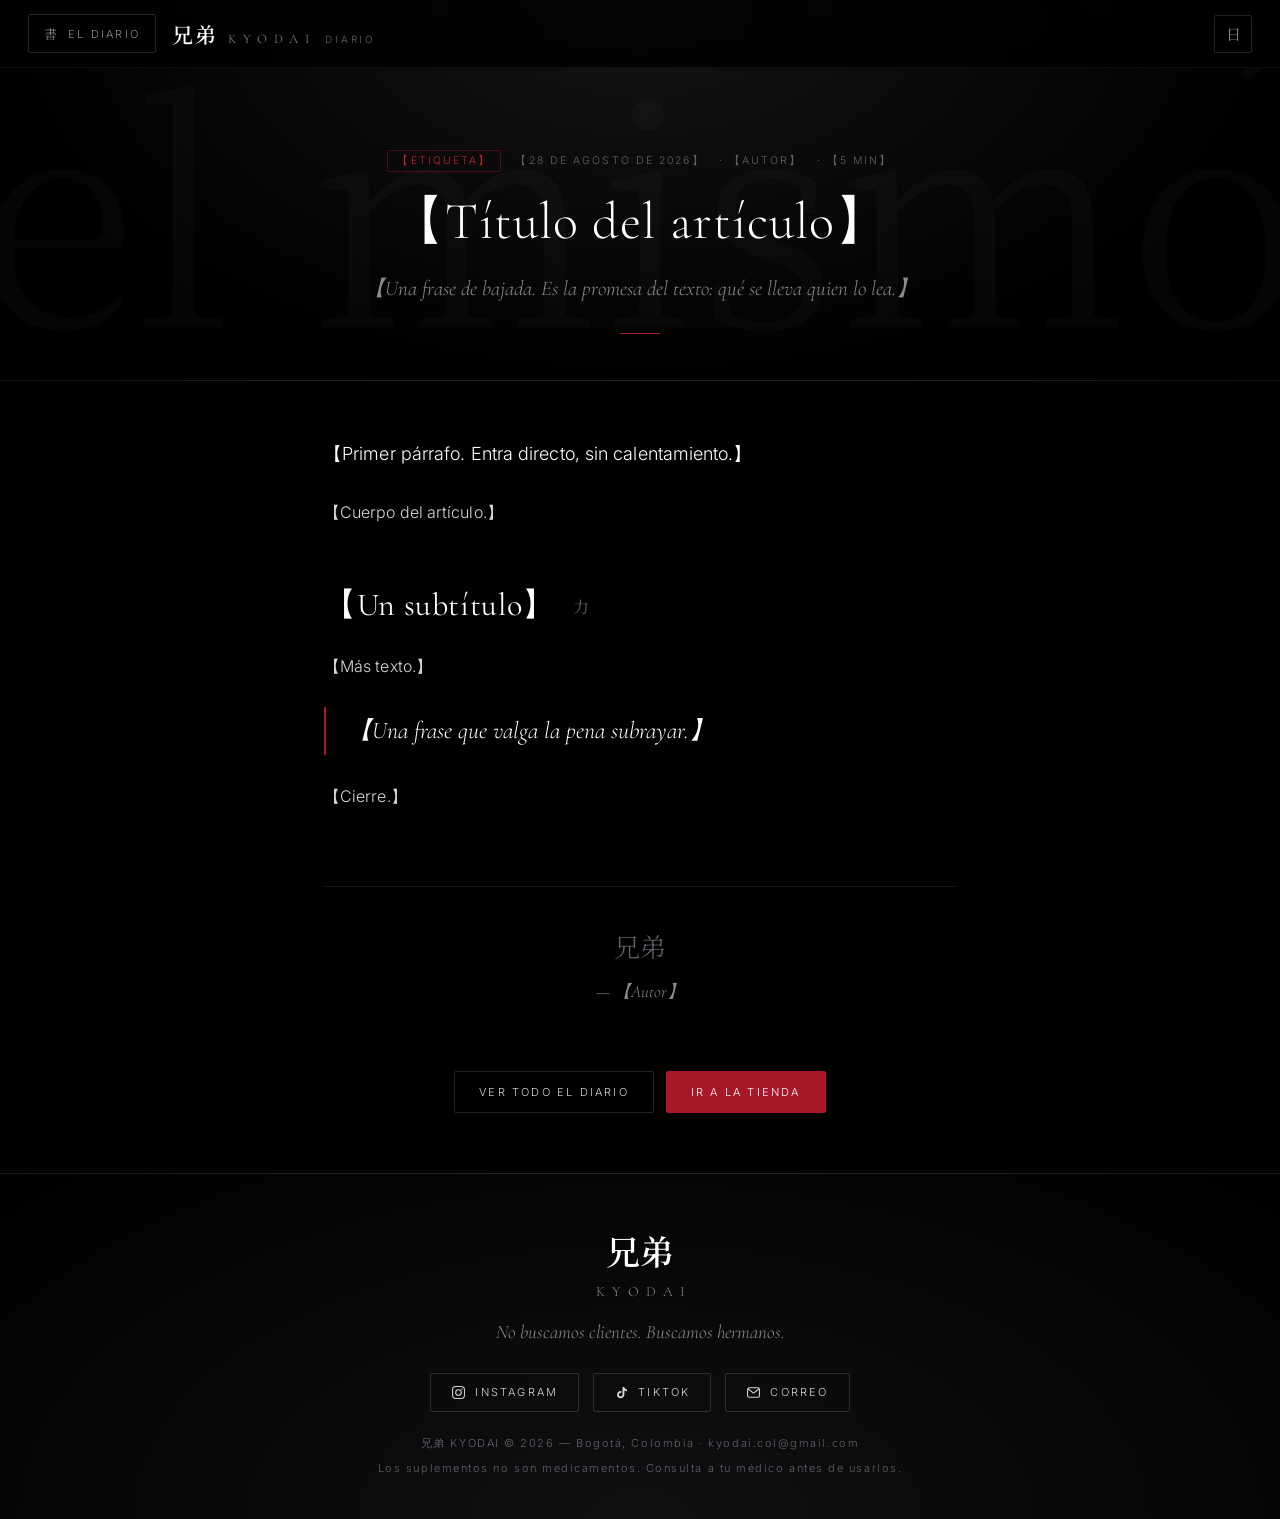
<file: diario/_plantilla.html>
<!DOCTYPE html>
<!-- ════════════════════════════════════════════════════════════════
     兄弟 KYODAI — PLANTILLA DE ARTÍCULO
     Copia este archivo, renómbralo <slug>.html y reemplaza TODO lo
     que está entre 【corchetes】. Después añade la ficha del artículo
     en posts.js. Instrucciones completas en COMO-PUBLICAR.md
     ════════════════════════════════════════════════════════════════ -->
<html lang="es">
<head>
<meta charset="utf-8">
<meta name="viewport" content="width=device-width, initial-scale=1">

<title>【Título del artículo】 — 兄弟 KYODAI</title>
<meta name="description" content="【Resumen en una o dos frases. Máximo 160 caracteres.】">
<meta name="author" content="【Miguel o Santiago】">
<meta name="theme-color" content="#000000">

<!-- Vista previa al compartir (WhatsApp, Instagram, X) -->
<meta property="og:type" content="article">
<meta property="og:site_name" content="兄弟 KYODAI">
<meta property="og:locale" content="es_CO">
<meta property="og:title" content="【Título del artículo】">
<meta property="og:description" content="【El mismo resumen de arriba】">
<meta property="og:url" content="https://kyodaicol.github.io/Kyodai.co/diario/【slug】.html">
<meta property="og:image" content="https://kyodaicol.github.io/Kyodai.co/assets/og-kyodai.png">
<meta property="article:published_time" content="【AAAA-MM-DD】">
<meta name="twitter:card" content="summary_large_image">
<link rel="canonical" href="https://kyodaicol.github.io/Kyodai.co/diario/【slug】.html">
<link rel="icon" href="data:image/svg+xml,%3Csvg xmlns='http://www.w3.org/2000/svg' viewBox='0 0 64 64'%3E%3Crect width='64' height='64' rx='8' fill='%23A81829'/%3E%3Ctext x='32' y='45' font-size='40' font-family='serif' font-weight='600' fill='%23fff' text-anchor='middle'%3E兄%3C/text%3E%3C/svg%3E">

<!-- Tema antes de pintar: evita el parpadeo blanco. No tocar. -->
<script>
(function(){try{var t=localStorage.getItem('kyodai-theme');if(t!=='light'&&t!=='dark')t='dark';
document.documentElement.setAttribute('data-theme',t);}catch(e){document.documentElement.setAttribute('data-theme','dark');}})();
</script>

<link rel="preconnect" href="https://fonts.googleapis.com">
<link rel="preconnect" href="https://fonts.gstatic.com" crossorigin>
<link href="https://fonts.googleapis.com/css2?family=Cormorant+Garamond:ital,wght@0,300;0,400;0,500;1,300;1,400&family=Inter:wght@300;400;500;600&family=Noto+Serif+JP:wght@500;600&display=swap" rel="stylesheet">
<link rel="stylesheet" href="diario.css">
<script src="posts.js" defer></script>
<script src="diario.js" defer></script>
</head>
<body>

<div id="progreso" aria-hidden="true"></div>
<a class="skipLink" href="#articulo">Saltar al contenido</a>

<nav>
  <div class="navLeft">
    <a href="../#/diario" class="navBack" aria-label="Volver al diario"><span class="jp">書</span><span class="lbl">El diario</span></a>
    <a href="../" class="logo" aria-label="Ir a la casa Kyodai">
      <span class="jp">兄弟</span>
      <span class="lt">KYODAI</span>
      <span class="tag">Diario</span>
    </a>
  </div>
  <div class="navRight">
    <button class="themeBtn" type="button" onclick="Tema.alternar()" aria-label="Cambiar entre modo oscuro y claro" title="Cambiar tema">
      <span class="tIcon" aria-hidden="true">日</span>
    </button>
  </div>
</nav>

<header class="artHead">
  <div class="kGhost" aria-hidden="true">【Kanji de fondo, el mismo de posts.js】</div>
  <div class="inner">
    <div class="artMeta">
      <span class="et">【Etiqueta】</span>
      <span>【28 de agosto de 2026】</span>
      <span>· 【Autor】</span>
      <span>· 【5 min】</span>
    </div>
    <h1>【Título del artículo】</h1>
    <p class="bajada">【Una frase de bajada. Es la promesa del texto: qué se lleva quien lo lea.】</p>
    <div class="rule"></div>
  </div>
</header>

<!-- ══════════ CUERPO DEL ARTÍCULO ══════════
     Etiquetas disponibles (todas ya tienen estilo):
       <p class="entradilla">…</p>   primer párrafo, un punto más grande
       <p>…</p>                      párrafo normal
       <h2>Título <span class="jp">力</span></h2>
       <h3>Subtítulo pequeño en rojo</h3>
       <blockquote>Frase destacada</blockquote>
       <ul><li>…</li></ul>   ·   <ol><li>…</li></ol>
       <strong>negrita</strong>   ·   <em>cursiva</em>
       <hr>                          separador
       <div class="nota"><span class="nk">注</span><p><b>Aviso.</b> …</p></div>
       <figure><img src="fotos/x.jpg" alt="…"><figcaption>…</figcaption></figure>
       <div class="tablaWrap"><table>…</table></div>
     ═══════════════════════════════════════════ -->
<article class="articulo" id="articulo">

  <p class="entradilla">【Primer párrafo. Entra directo, sin calentamiento.】</p>

  <p>【Cuerpo del artículo.】</p>

  <h2>【Un subtítulo】 <span class="jp">力</span></h2>

  <p>【Más texto.】</p>

  <blockquote>【Una frase que valga la pena subrayar.】</blockquote>

  <p>【Cierre.】</p>

</article>

<div class="artFin">
  <div class="sello" aria-hidden="true">兄弟</div>
  <p class="firma">— 【Autor】</p>

  <!-- Se rellena solo con los artículos vecinos de posts.js -->
  <div class="btnRow" id="vecinos" data-slug="【slug】"></div>

  <div class="btnRow">
    <a class="btn" href="../#/diario">Ver todo el diario</a>
    <a class="btn primary" href="../#/suplementos">Ir a la tienda</a>
  </div>
</div>

<footer>
  <div class="fk">兄弟</div>
  <div class="fl">KYODAI</div>
  <div class="fmotto">No buscamos clientes. Buscamos hermanos.</div>
  <div class="social">
    <a href="https://www.instagram.com/kyodai.col/" target="_blank" rel="noopener" aria-label="Instagram de Kyodai (@kyodai.col)">
      <svg width="15" height="15" viewBox="0 0 24 24" fill="none" stroke="currentColor" stroke-width="1.7" aria-hidden="true"><rect x="2.5" y="2.5" width="19" height="19" rx="5"/><circle cx="12" cy="12" r="4.5"/><circle cx="17.6" cy="6.4" r="1.15" fill="currentColor" stroke="none"/></svg>
      Instagram
    </a>
    <a href="https://www.tiktok.com/@kyodai.col" target="_blank" rel="noopener" aria-label="TikTok de Kyodai (@kyodai.col)">
      <svg width="15" height="15" viewBox="0 0 24 24" fill="currentColor" aria-hidden="true"><path d="M16.6 3c.4 2.2 1.8 3.7 4.1 3.9v3c-1.6 0-3-.5-4.1-1.3v6.6c0 3.6-2.6 6-6 6-3.2 0-5.8-2.4-5.8-5.8 0-3.3 2.6-5.9 6-5.9.3 0 .7 0 1 .1v3.1c-.3-.1-.6-.2-1-.2-1.6 0-2.9 1.3-2.9 2.9s1.3 2.8 2.9 2.8c1.7 0 2.8-1.2 2.8-3V3h3z"/></svg>
      TikTok
    </a>
    <a href="mailto:kyodai.col@gmail.com" aria-label="Escríbenos a kyodai.col@gmail.com">
      <svg width="15" height="15" viewBox="0 0 24 24" fill="none" stroke="currentColor" stroke-width="1.7" aria-hidden="true"><rect x="2.5" y="4.5" width="19" height="15" rx="2.5"/><path d="M3 6l9 7 9-7"/></svg>
      Correo
    </a>
  </div>
  <div class="fine">兄弟 KYODAI © <span id="year">2026</span> — Bogotá, Colombia · kyodai.col@gmail.com</div>
  <div class="fine">Los suplementos no son medicamentos. Consulta a tu médico antes de usarlos.</div>
</footer>

</body>
</html>
</file>
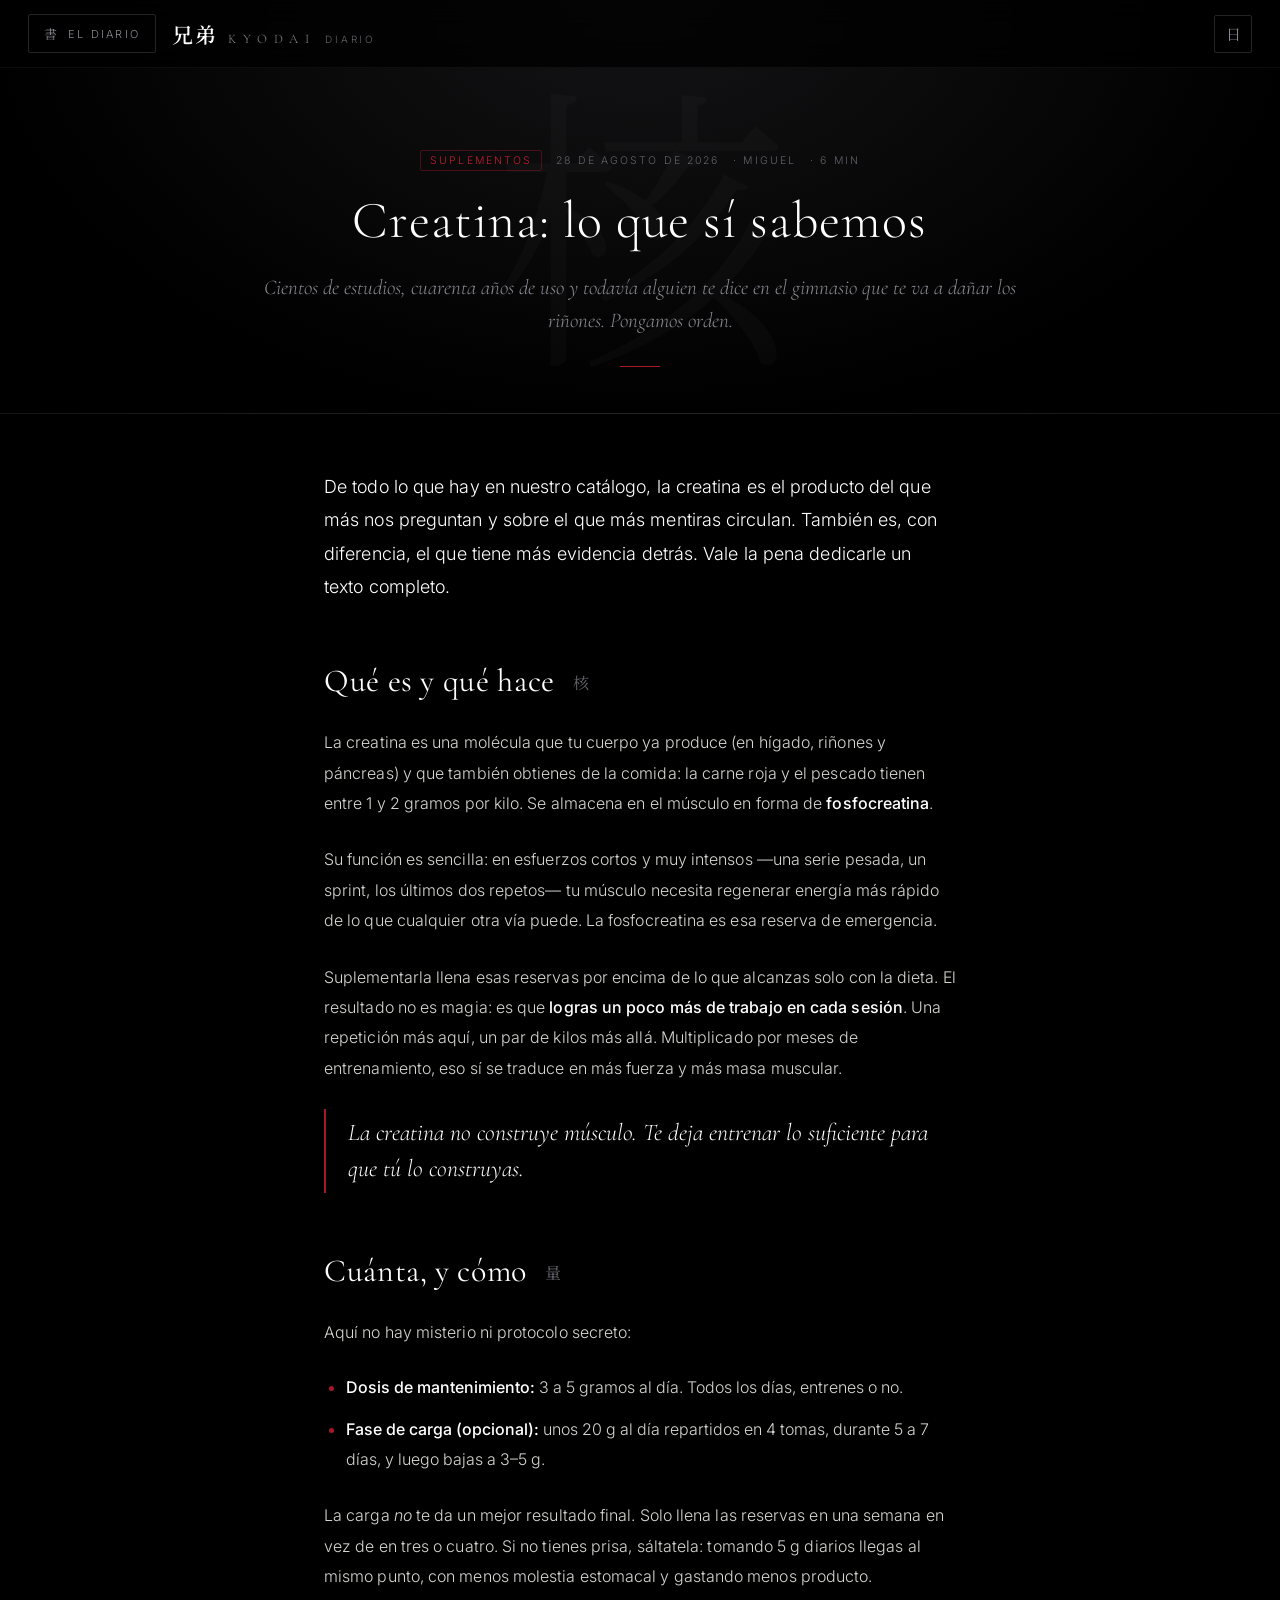
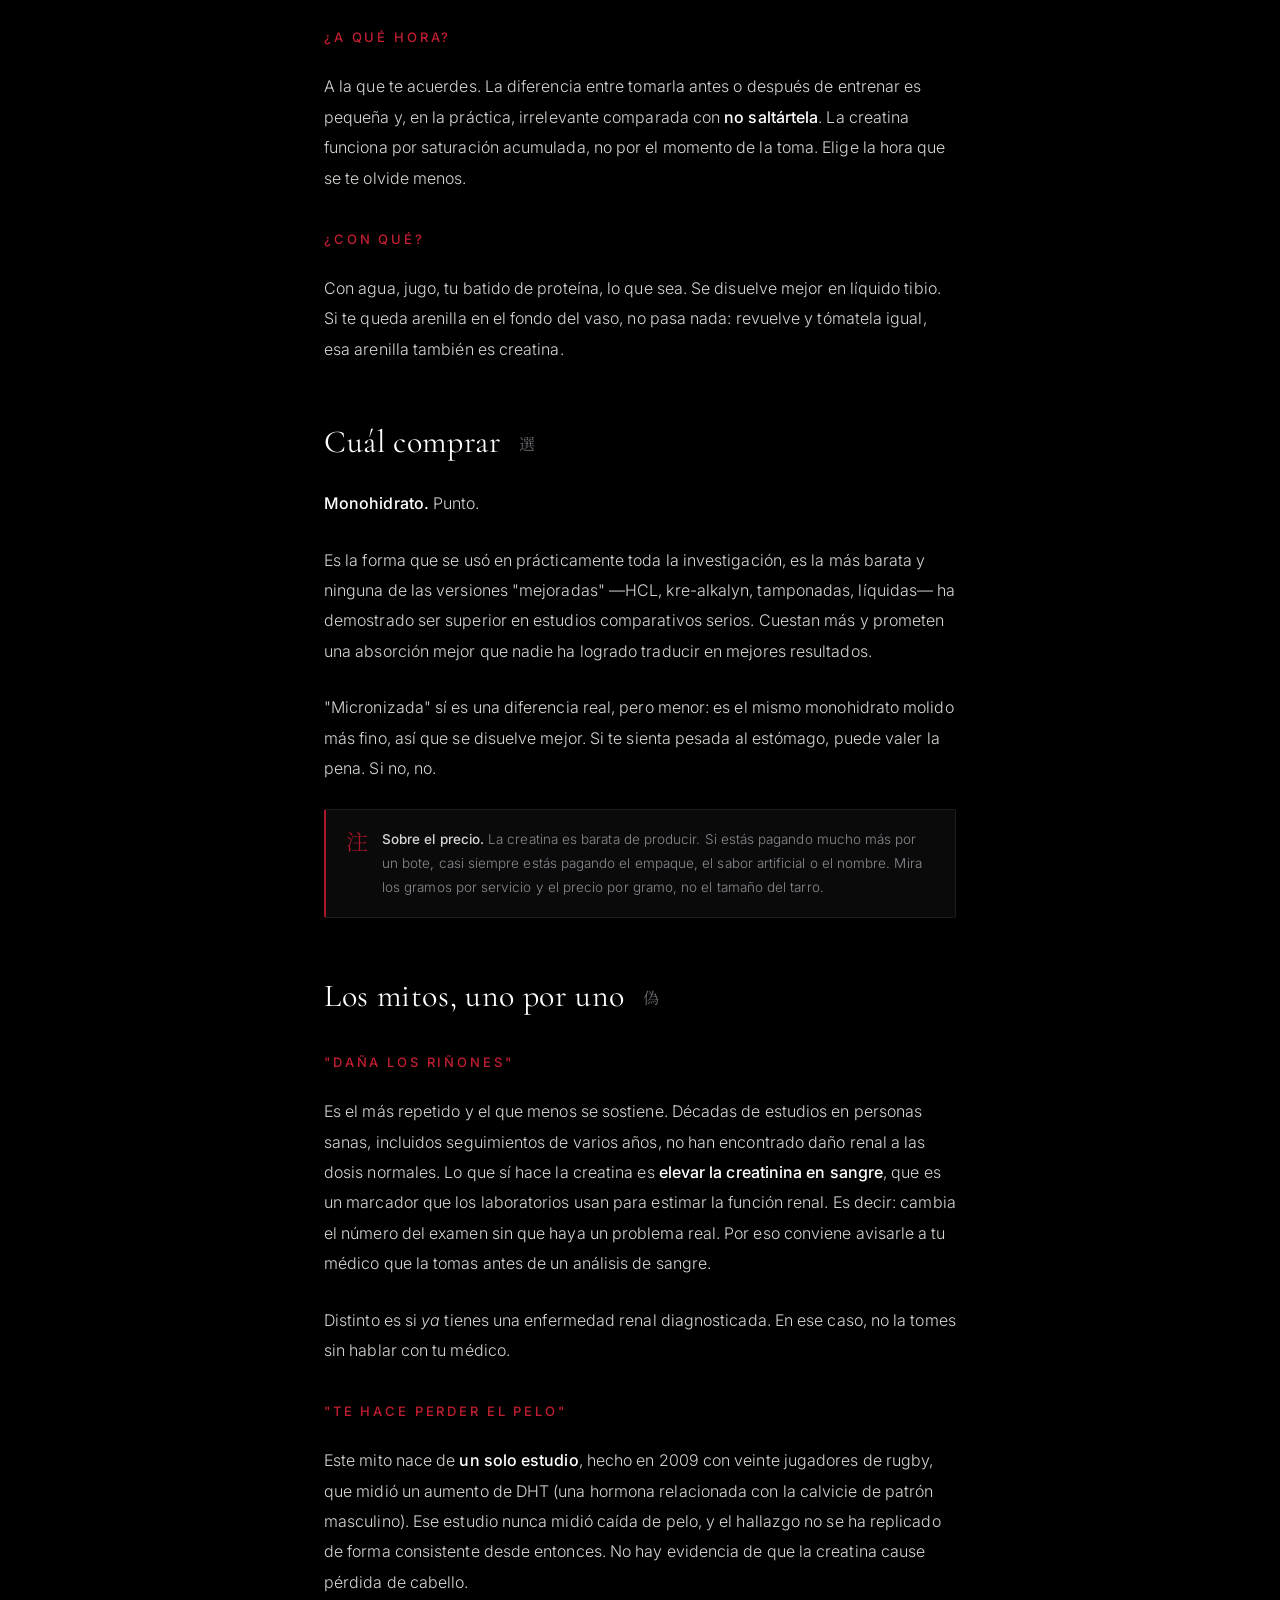
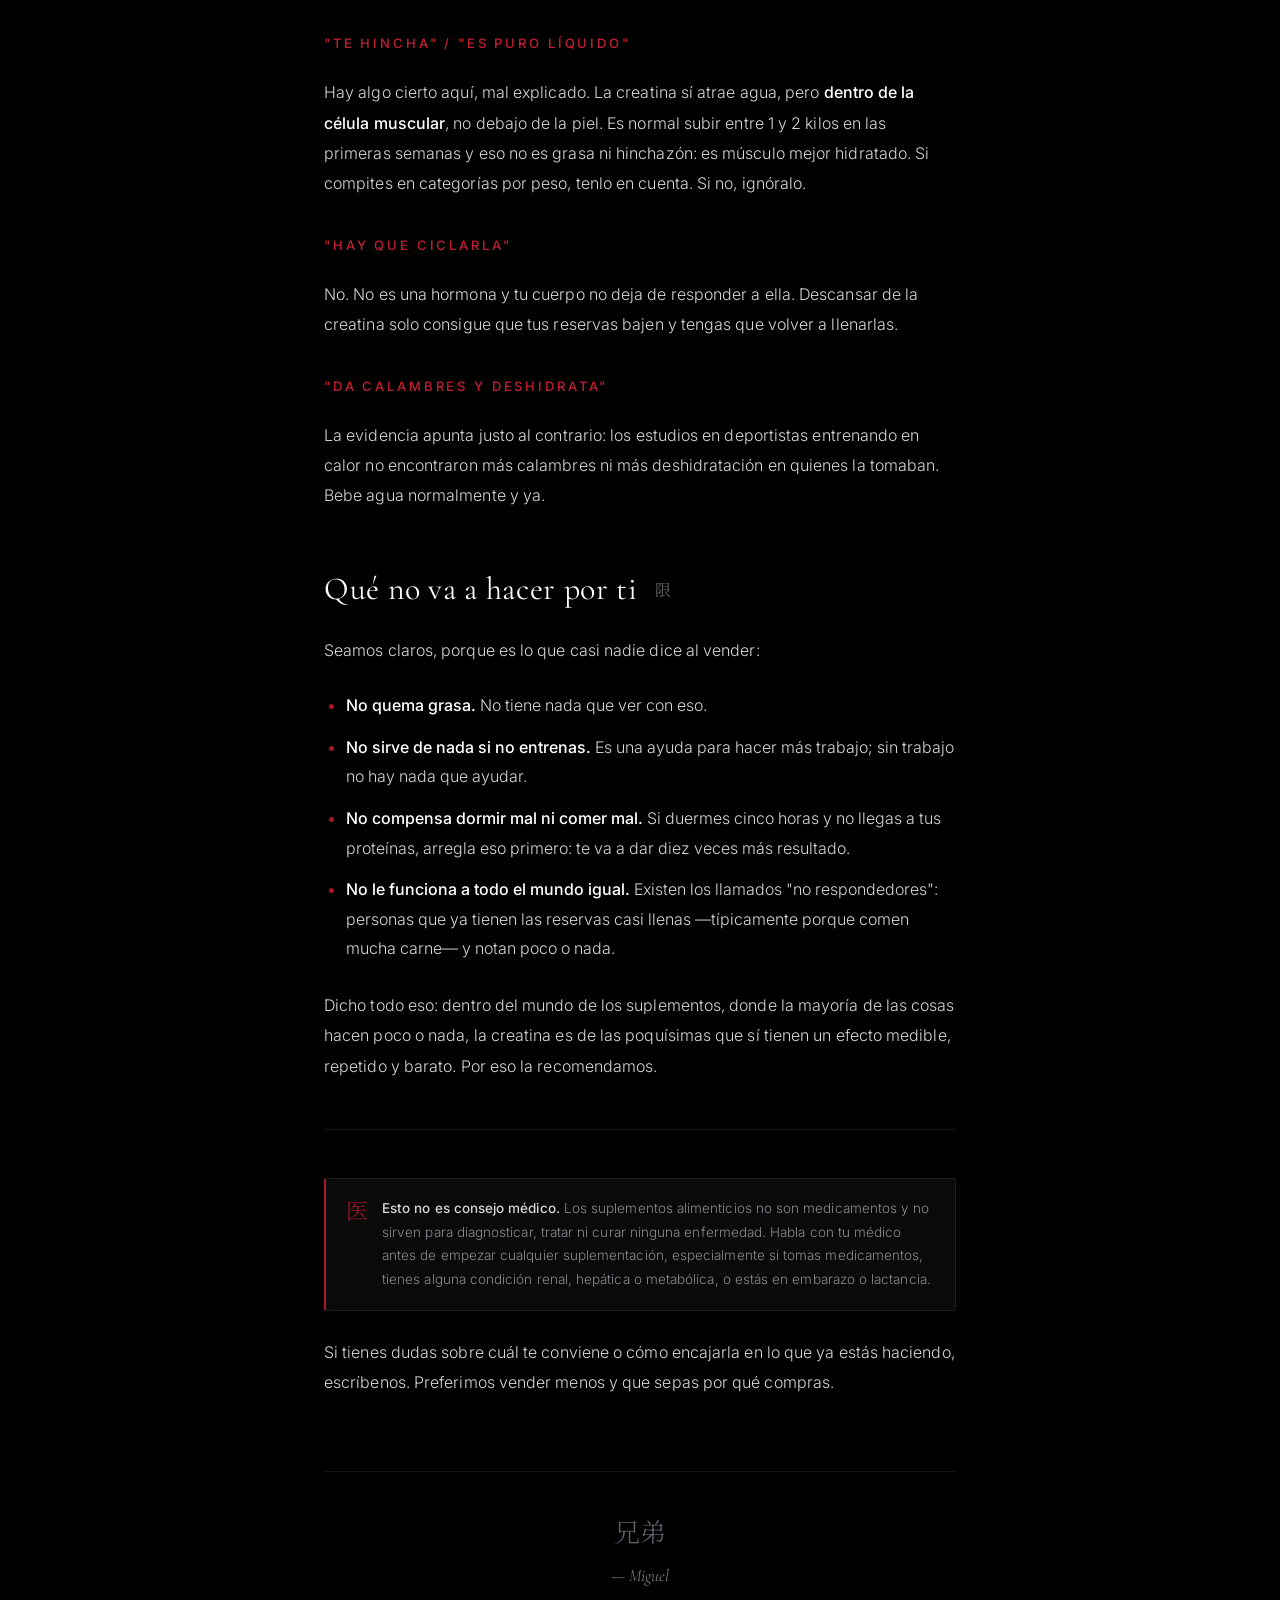
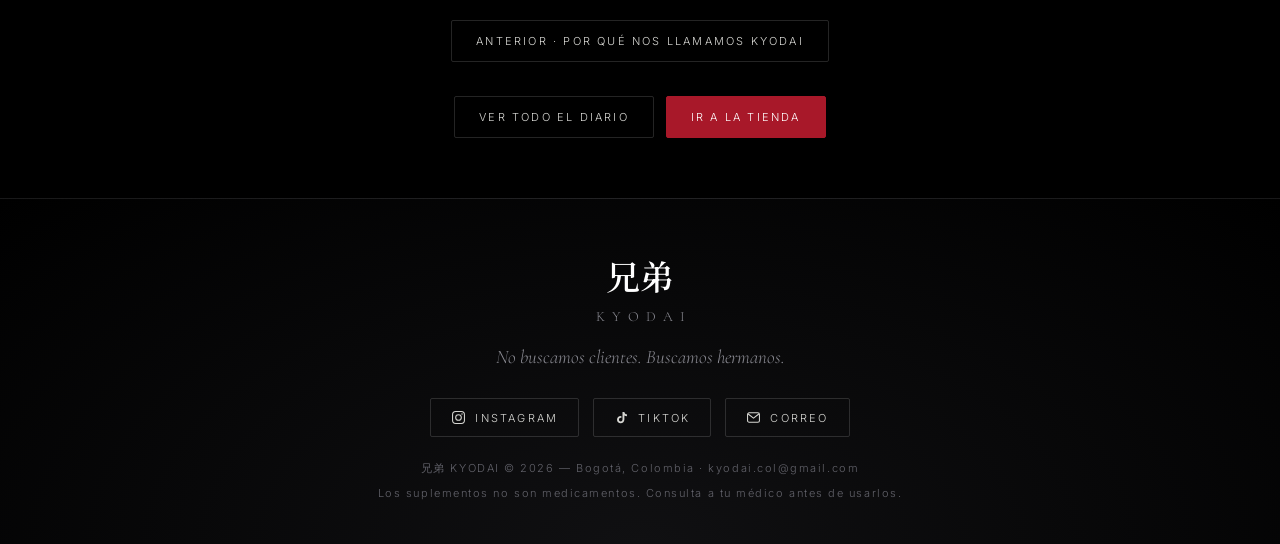
<file: diario/creatina-sin-mitos.html>
<!DOCTYPE html>
<html lang="es">
<head>
<meta charset="utf-8">
<meta name="viewport" content="width=device-width, initial-scale=1">

<title>Creatina: lo que sí sabemos — 兄弟 KYODAI</title>
<meta name="description" content="Es el suplemento más estudiado que existe y, aun así, el que más mitos carga. Qué dice la evidencia, cuánta tomar y qué no va a hacer por ti.">
<meta name="author" content="Miguel">
<meta name="theme-color" content="#000000">

<!-- Vista previa al compartir (WhatsApp, Instagram, X) -->
<meta property="og:type" content="article">
<meta property="og:site_name" content="兄弟 KYODAI">
<meta property="og:locale" content="es_CO">
<meta property="og:title" content="Creatina: lo que sí sabemos">
<meta property="og:description" content="Es el suplemento más estudiado que existe y, aun así, el que más mitos carga. Qué dice la evidencia, cuánta tomar y qué no va a hacer por ti.">
<meta property="og:url" content="https://kyodaicol.github.io/Kyodai.co/diario/creatina-sin-mitos.html">
<meta property="og:image" content="https://kyodaicol.github.io/Kyodai.co/assets/og-kyodai.png">
<meta property="article:published_time" content="2026-08-28">
<meta name="twitter:card" content="summary_large_image">
<link rel="canonical" href="https://kyodaicol.github.io/Kyodai.co/diario/creatina-sin-mitos.html">
<link rel="icon" href="data:image/svg+xml,%3Csvg xmlns='http://www.w3.org/2000/svg' viewBox='0 0 64 64'%3E%3Crect width='64' height='64' rx='8' fill='%23A81829'/%3E%3Ctext x='32' y='45' font-size='40' font-family='serif' font-weight='600' fill='%23fff' text-anchor='middle'%3E兄%3C/text%3E%3C/svg%3E">

<!-- Tema antes de pintar: evita el parpadeo blanco. No tocar. -->
<script>
(function(){try{var t=localStorage.getItem('kyodai-theme');if(t!=='light'&&t!=='dark')t='dark';
document.documentElement.setAttribute('data-theme',t);}catch(e){document.documentElement.setAttribute('data-theme','dark');}})();
</script>

<link rel="preconnect" href="https://fonts.googleapis.com">
<link rel="preconnect" href="https://fonts.gstatic.com" crossorigin>
<link href="https://fonts.googleapis.com/css2?family=Cormorant+Garamond:ital,wght@0,300;0,400;0,500;1,300;1,400&family=Inter:wght@300;400;500;600&family=Noto+Serif+JP:wght@500;600&display=swap" rel="stylesheet">
<link rel="stylesheet" href="diario.css">
<script src="posts.js" defer></script>
<script src="diario.js" defer></script>
</head>
<body>

<div id="progreso" aria-hidden="true"></div>
<a class="skipLink" href="#articulo">Saltar al contenido</a>

<nav>
  <div class="navLeft">
    <a href="../#/diario" class="navBack" aria-label="Volver al diario"><span class="jp">書</span><span class="lbl">El diario</span></a>
    <a href="../" class="logo" aria-label="Ir a la casa Kyodai">
      <span class="jp">兄弟</span>
      <span class="lt">KYODAI</span>
      <span class="tag">Diario</span>
    </a>
  </div>
  <div class="navRight">
    <button class="themeBtn" type="button" onclick="Tema.alternar()" aria-label="Cambiar entre modo oscuro y claro" title="Cambiar tema">
      <span class="tIcon" aria-hidden="true">日</span>
    </button>
  </div>
</nav>

<header class="artHead">
  <div class="kGhost" aria-hidden="true">核</div>
  <div class="inner">
    <div class="artMeta">
      <span class="et">Suplementos</span>
      <span>28 de agosto de 2026</span>
      <span>· Miguel</span>
      <span>· 6 min</span>
    </div>
    <h1>Creatina: lo que sí sabemos</h1>
    <p class="bajada">Cientos de estudios, cuarenta años de uso y todavía alguien te dice en el gimnasio que te va a dañar los riñones. Pongamos orden.</p>
    <div class="rule"></div>
  </div>
</header>

<!-- ══════════ CUERPO DEL ARTÍCULO ══════════ -->
<article class="articulo" id="articulo">

  <p class="entradilla">De todo lo que hay en nuestro catálogo, la creatina es el producto del que más nos preguntan y sobre el que más mentiras circulan. También es, con diferencia, el que tiene más evidencia detrás. Vale la pena dedicarle un texto completo.</p>

  <h2>Qué es y qué hace <span class="jp">核</span></h2>

  <p>La creatina es una molécula que tu cuerpo ya produce (en hígado, riñones y páncreas) y que también obtienes de la comida: la carne roja y el pescado tienen entre 1 y 2 gramos por kilo. Se almacena en el músculo en forma de <strong>fosfocreatina</strong>.</p>

  <p>Su función es sencilla: en esfuerzos cortos y muy intensos —una serie pesada, un sprint, los últimos dos repetos— tu músculo necesita regenerar energía más rápido de lo que cualquier otra vía puede. La fosfocreatina es esa reserva de emergencia.</p>

  <p>Suplementarla llena esas reservas por encima de lo que alcanzas solo con la dieta. El resultado no es magia: es que <strong>logras un poco más de trabajo en cada sesión</strong>. Una repetición más aquí, un par de kilos más allá. Multiplicado por meses de entrenamiento, eso sí se traduce en más fuerza y más masa muscular.</p>

  <blockquote>La creatina no construye músculo. Te deja entrenar lo suficiente para que tú lo construyas.</blockquote>

  <h2>Cuánta, y cómo <span class="jp">量</span></h2>

  <p>Aquí no hay misterio ni protocolo secreto:</p>

  <ul>
    <li><strong>Dosis de mantenimiento:</strong> 3 a 5 gramos al día. Todos los días, entrenes o no.</li>
    <li><strong>Fase de carga (opcional):</strong> unos 20 g al día repartidos en 4 tomas, durante 5 a 7 días, y luego bajas a 3–5 g.</li>
  </ul>

  <p>La carga <em>no</em> te da un mejor resultado final. Solo llena las reservas en una semana en vez de en tres o cuatro. Si no tienes prisa, sáltatela: tomando 5 g diarios llegas al mismo punto, con menos molestia estomacal y gastando menos producto.</p>

  <h3>¿A qué hora?</h3>

  <p>A la que te acuerdes. La diferencia entre tomarla antes o después de entrenar es pequeña y, en la práctica, irrelevante comparada con <strong>no saltártela</strong>. La creatina funciona por saturación acumulada, no por el momento de la toma. Elige la hora que se te olvide menos.</p>

  <h3>¿Con qué?</h3>

  <p>Con agua, jugo, tu batido de proteína, lo que sea. Se disuelve mejor en líquido tibio. Si te queda arenilla en el fondo del vaso, no pasa nada: revuelve y tómatela igual, esa arenilla también es creatina.</p>

  <h2>Cuál comprar <span class="jp">選</span></h2>

  <p><strong>Monohidrato.</strong> Punto.</p>

  <p>Es la forma que se usó en prácticamente toda la investigación, es la más barata y ninguna de las versiones "mejoradas" —HCL, kre-alkalyn, tamponadas, líquidas— ha demostrado ser superior en estudios comparativos serios. Cuestan más y prometen una absorción mejor que nadie ha logrado traducir en mejores resultados.</p>

  <p>"Micronizada" sí es una diferencia real, pero menor: es el mismo monohidrato molido más fino, así que se disuelve mejor. Si te sienta pesada al estómago, puede valer la pena. Si no, no.</p>

  <div class="nota">
    <span class="nk">注</span>
    <p><b>Sobre el precio.</b> La creatina es barata de producir. Si estás pagando mucho más por un bote, casi siempre estás pagando el empaque, el sabor artificial o el nombre. Mira los gramos por servicio y el precio por gramo, no el tamaño del tarro.</p>
  </div>

  <h2>Los mitos, uno por uno <span class="jp">偽</span></h2>

  <h3>"Daña los riñones"</h3>

  <p>Es el más repetido y el que menos se sostiene. Décadas de estudios en personas sanas, incluidos seguimientos de varios años, no han encontrado daño renal a las dosis normales. Lo que sí hace la creatina es <strong>elevar la creatinina en sangre</strong>, que es un marcador que los laboratorios usan para estimar la función renal. Es decir: cambia el número del examen sin que haya un problema real. Por eso conviene avisarle a tu médico que la tomas antes de un análisis de sangre.</p>

  <p>Distinto es si <em>ya</em> tienes una enfermedad renal diagnosticada. En ese caso, no la tomes sin hablar con tu médico.</p>

  <h3>"Te hace perder el pelo"</h3>

  <p>Este mito nace de <strong>un solo estudio</strong>, hecho en 2009 con veinte jugadores de rugby, que midió un aumento de DHT (una hormona relacionada con la calvicie de patrón masculino). Ese estudio nunca midió caída de pelo, y el hallazgo no se ha replicado de forma consistente desde entonces. No hay evidencia de que la creatina cause pérdida de cabello.</p>

  <h3>"Te hincha" / "es puro líquido"</h3>

  <p>Hay algo cierto aquí, mal explicado. La creatina sí atrae agua, pero <strong>dentro de la célula muscular</strong>, no debajo de la piel. Es normal subir entre 1 y 2 kilos en las primeras semanas y eso no es grasa ni hinchazón: es músculo mejor hidratado. Si compites en categorías por peso, tenlo en cuenta. Si no, ignóralo.</p>

  <h3>"Hay que ciclarla"</h3>

  <p>No. No es una hormona y tu cuerpo no deja de responder a ella. Descansar de la creatina solo consigue que tus reservas bajen y tengas que volver a llenarlas.</p>

  <h3>"Da calambres y deshidrata"</h3>

  <p>La evidencia apunta justo al contrario: los estudios en deportistas entrenando en calor no encontraron más calambres ni más deshidratación en quienes la tomaban. Bebe agua normalmente y ya.</p>

  <h2>Qué no va a hacer por ti <span class="jp">限</span></h2>

  <p>Seamos claros, porque es lo que casi nadie dice al vender:</p>

  <ul>
    <li><strong>No quema grasa.</strong> No tiene nada que ver con eso.</li>
    <li><strong>No sirve de nada si no entrenas.</strong> Es una ayuda para hacer más trabajo; sin trabajo no hay nada que ayudar.</li>
    <li><strong>No compensa dormir mal ni comer mal.</strong> Si duermes cinco horas y no llegas a tus proteínas, arregla eso primero: te va a dar diez veces más resultado.</li>
    <li><strong>No le funciona a todo el mundo igual.</strong> Existen los llamados "no respondedores": personas que ya tienen las reservas casi llenas —típicamente porque comen mucha carne— y notan poco o nada.</li>
  </ul>

  <p>Dicho todo eso: dentro del mundo de los suplementos, donde la mayoría de las cosas hacen poco o nada, la creatina es de las poquísimas que sí tienen un efecto medible, repetido y barato. Por eso la recomendamos.</p>

  <hr>

  <div class="nota">
    <span class="nk">医</span>
    <p><b>Esto no es consejo médico.</b> Los suplementos alimenticios no son medicamentos y no sirven para diagnosticar, tratar ni curar ninguna enfermedad. Habla con tu médico antes de empezar cualquier suplementación, especialmente si tomas medicamentos, tienes alguna condición renal, hepática o metabólica, o estás en embarazo o lactancia.</p>
  </div>

  <p>Si tienes dudas sobre cuál te conviene o cómo encajarla en lo que ya estás haciendo, escríbenos. Preferimos vender menos y que sepas por qué compras.</p>

</article>

<div class="artFin">
  <div class="sello" aria-hidden="true">兄弟</div>
  <p class="firma">— Miguel</p>

  <!-- Se rellena solo con los artículos vecinos de posts.js -->
  <div class="btnRow" id="vecinos" data-slug="creatina-sin-mitos"></div>

  <div class="btnRow">
    <a class="btn" href="../#/diario">Ver todo el diario</a>
    <a class="btn primary" href="../#/suplementos">Ir a la tienda</a>
  </div>
</div>

<footer>
  <div class="fk">兄弟</div>
  <div class="fl">KYODAI</div>
  <div class="fmotto">No buscamos clientes. Buscamos hermanos.</div>
  <div class="social">
    <a href="https://www.instagram.com/kyodai.col/" target="_blank" rel="noopener" aria-label="Instagram de Kyodai (@kyodai.col)">
      <svg width="15" height="15" viewBox="0 0 24 24" fill="none" stroke="currentColor" stroke-width="1.7" aria-hidden="true"><rect x="2.5" y="2.5" width="19" height="19" rx="5"/><circle cx="12" cy="12" r="4.5"/><circle cx="17.6" cy="6.4" r="1.15" fill="currentColor" stroke="none"/></svg>
      Instagram
    </a>
    <a href="https://www.tiktok.com/@kyodai.col" target="_blank" rel="noopener" aria-label="TikTok de Kyodai (@kyodai.col)">
      <svg width="15" height="15" viewBox="0 0 24 24" fill="currentColor" aria-hidden="true"><path d="M16.6 3c.4 2.2 1.8 3.7 4.1 3.9v3c-1.6 0-3-.5-4.1-1.3v6.6c0 3.6-2.6 6-6 6-3.2 0-5.8-2.4-5.8-5.8 0-3.3 2.6-5.9 6-5.9.3 0 .7 0 1 .1v3.1c-.3-.1-.6-.2-1-.2-1.6 0-2.9 1.3-2.9 2.9s1.3 2.8 2.9 2.8c1.7 0 2.8-1.2 2.8-3V3h3z"/></svg>
      TikTok
    </a>
    <a href="mailto:kyodai.col@gmail.com" aria-label="Escríbenos a kyodai.col@gmail.com">
      <svg width="15" height="15" viewBox="0 0 24 24" fill="none" stroke="currentColor" stroke-width="1.7" aria-hidden="true"><rect x="2.5" y="4.5" width="19" height="15" rx="2.5"/><path d="M3 6l9 7 9-7"/></svg>
      Correo
    </a>
  </div>
  <div class="fine">兄弟 KYODAI © <span id="year">2026</span> — Bogotá, Colombia · kyodai.col@gmail.com</div>
  <div class="fine">Los suplementos no son medicamentos. Consulta a tu médico antes de usarlos.</div>
</footer>

</body>
</html>
</file>
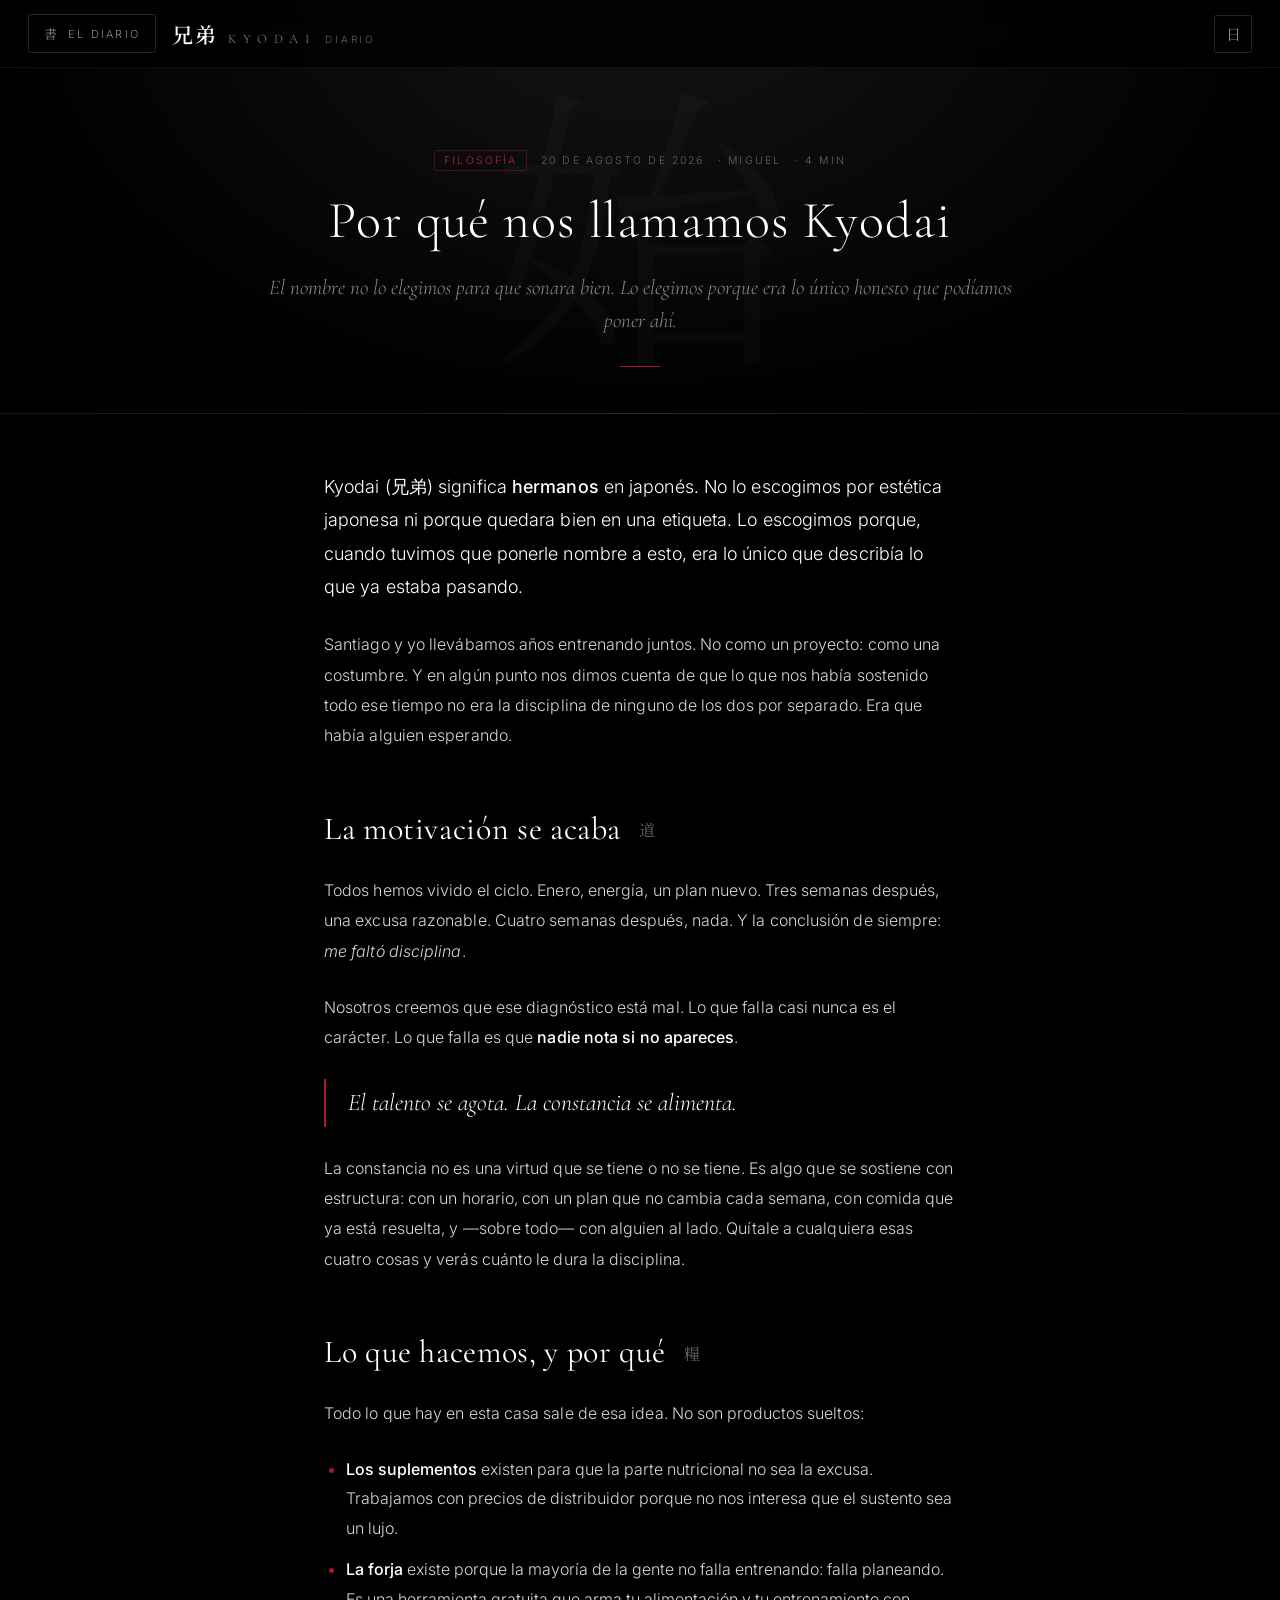
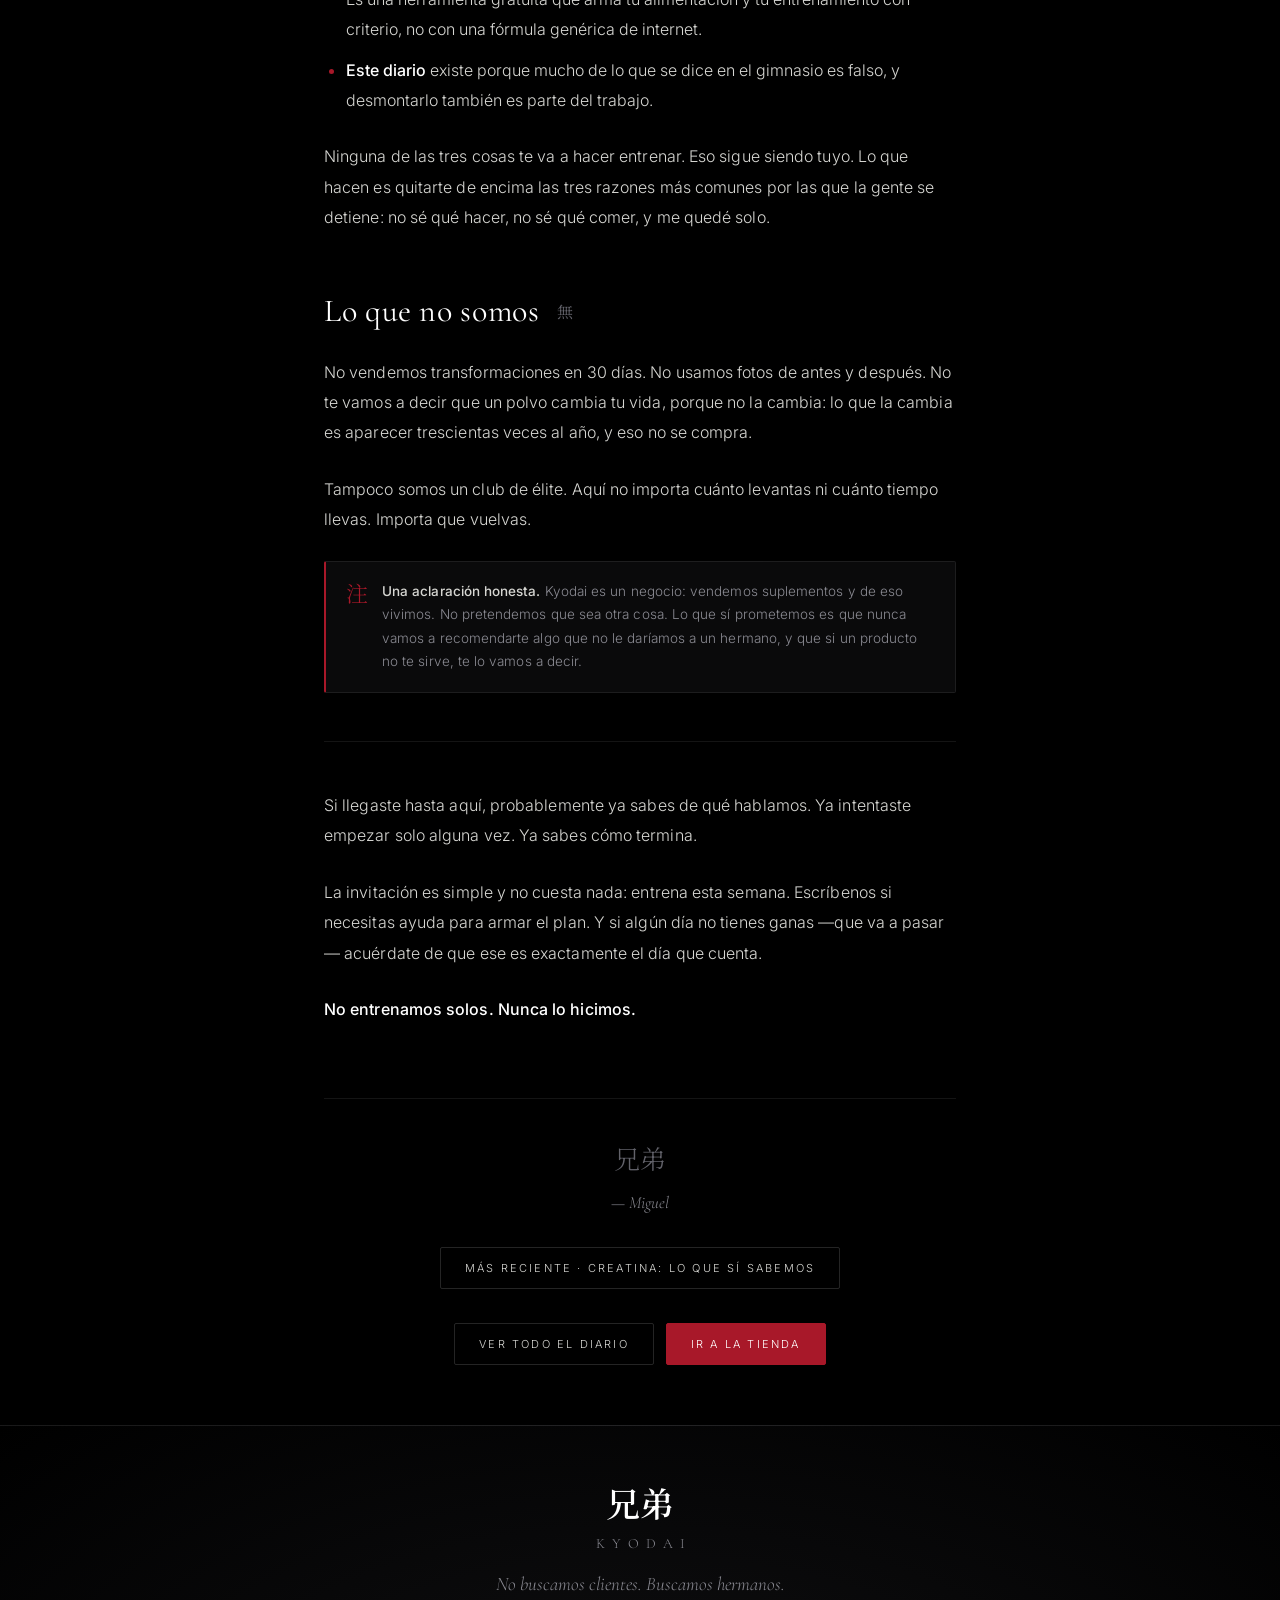
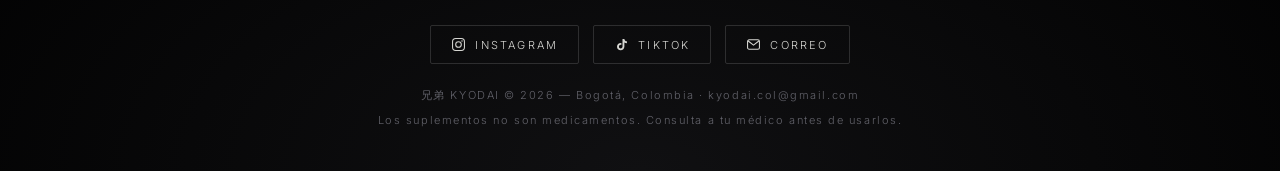
<file: diario/por-que-nos-llamamos-kyodai.html>
<!DOCTYPE html>
<html lang="es">
<head>
<meta charset="utf-8">
<meta name="viewport" content="width=device-width, initial-scale=1">

<title>Por qué nos llamamos Kyodai — 兄弟 KYODAI</title>
<meta name="description" content="No empezó como una marca. Empezó como dos personas que se obligaban a aparecer. El nombre vino después, y explica todo lo demás.">
<meta name="author" content="Miguel">
<meta name="theme-color" content="#000000">

<!-- Vista previa al compartir (WhatsApp, Instagram, X) -->
<meta property="og:type" content="article">
<meta property="og:site_name" content="兄弟 KYODAI">
<meta property="og:locale" content="es_CO">
<meta property="og:title" content="Por qué nos llamamos Kyodai">
<meta property="og:description" content="No empezó como una marca. Empezó como dos personas que se obligaban a aparecer. El nombre vino después, y explica todo lo demás.">
<meta property="og:url" content="https://kyodaicol.github.io/Kyodai.co/diario/por-que-nos-llamamos-kyodai.html">
<meta property="og:image" content="https://kyodaicol.github.io/Kyodai.co/assets/og-kyodai.png">
<meta property="article:published_time" content="2026-08-20">
<meta name="twitter:card" content="summary_large_image">
<link rel="canonical" href="https://kyodaicol.github.io/Kyodai.co/diario/por-que-nos-llamamos-kyodai.html">
<link rel="icon" href="data:image/svg+xml,%3Csvg xmlns='http://www.w3.org/2000/svg' viewBox='0 0 64 64'%3E%3Crect width='64' height='64' rx='8' fill='%23A81829'/%3E%3Ctext x='32' y='45' font-size='40' font-family='serif' font-weight='600' fill='%23fff' text-anchor='middle'%3E兄%3C/text%3E%3C/svg%3E">

<!-- Tema antes de pintar: evita el parpadeo blanco. No tocar. -->
<script>
(function(){try{var t=localStorage.getItem('kyodai-theme');if(t!=='light'&&t!=='dark')t='dark';
document.documentElement.setAttribute('data-theme',t);}catch(e){document.documentElement.setAttribute('data-theme','dark');}})();
</script>

<link rel="preconnect" href="https://fonts.googleapis.com">
<link rel="preconnect" href="https://fonts.gstatic.com" crossorigin>
<link href="https://fonts.googleapis.com/css2?family=Cormorant+Garamond:ital,wght@0,300;0,400;0,500;1,300;1,400&family=Inter:wght@300;400;500;600&family=Noto+Serif+JP:wght@500;600&display=swap" rel="stylesheet">
<link rel="stylesheet" href="diario.css">
<script src="posts.js" defer></script>
<script src="diario.js" defer></script>
</head>
<body>

<div id="progreso" aria-hidden="true"></div>
<a class="skipLink" href="#articulo">Saltar al contenido</a>

<nav>
  <div class="navLeft">
    <a href="../#/diario" class="navBack" aria-label="Volver al diario"><span class="jp">書</span><span class="lbl">El diario</span></a>
    <a href="../" class="logo" aria-label="Ir a la casa Kyodai">
      <span class="jp">兄弟</span>
      <span class="lt">KYODAI</span>
      <span class="tag">Diario</span>
    </a>
  </div>
  <div class="navRight">
    <button class="themeBtn" type="button" onclick="Tema.alternar()" aria-label="Cambiar entre modo oscuro y claro" title="Cambiar tema">
      <span class="tIcon" aria-hidden="true">日</span>
    </button>
  </div>
</nav>

<header class="artHead">
  <div class="kGhost" aria-hidden="true">始</div>
  <div class="inner">
    <div class="artMeta">
      <span class="et">Filosofía</span>
      <span>20 de agosto de 2026</span>
      <span>· Miguel</span>
      <span>· 4 min</span>
    </div>
    <h1>Por qué nos llamamos Kyodai</h1>
    <p class="bajada">El nombre no lo elegimos para que sonara bien. Lo elegimos porque era lo único honesto que podíamos poner ahí.</p>
    <div class="rule"></div>
  </div>
</header>

<!-- ══════════ CUERPO DEL ARTÍCULO ══════════ -->
<article class="articulo" id="articulo">

  <p class="entradilla">Kyodai (兄弟) significa <strong>hermanos</strong> en japonés. No lo escogimos por estética japonesa ni porque quedara bien en una etiqueta. Lo escogimos porque, cuando tuvimos que ponerle nombre a esto, era lo único que describía lo que ya estaba pasando.</p>

  <p>Santiago y yo llevábamos años entrenando juntos. No como un proyecto: como una costumbre. Y en algún punto nos dimos cuenta de que lo que nos había sostenido todo ese tiempo no era la disciplina de ninguno de los dos por separado. Era que había alguien esperando.</p>

  <h2>La motivación se acaba <span class="jp">道</span></h2>

  <p>Todos hemos vivido el ciclo. Enero, energía, un plan nuevo. Tres semanas después, una excusa razonable. Cuatro semanas después, nada. Y la conclusión de siempre: <em>me faltó disciplina</em>.</p>

  <p>Nosotros creemos que ese diagnóstico está mal. Lo que falla casi nunca es el carácter. Lo que falla es que <strong>nadie nota si no apareces</strong>.</p>

  <blockquote>El talento se agota. La constancia se alimenta.</blockquote>

  <p>La constancia no es una virtud que se tiene o no se tiene. Es algo que se sostiene con estructura: con un horario, con un plan que no cambia cada semana, con comida que ya está resuelta, y —sobre todo— con alguien al lado. Quítale a cualquiera esas cuatro cosas y verás cuánto le dura la disciplina.</p>

  <h2>Lo que hacemos, y por qué <span class="jp">糧</span></h2>

  <p>Todo lo que hay en esta casa sale de esa idea. No son productos sueltos:</p>

  <ul>
    <li><strong>Los suplementos</strong> existen para que la parte nutricional no sea la excusa. Trabajamos con precios de distribuidor porque no nos interesa que el sustento sea un lujo.</li>
    <li><strong>La forja</strong> existe porque la mayoría de la gente no falla entrenando: falla planeando. Es una herramienta gratuita que arma tu alimentación y tu entrenamiento con criterio, no con una fórmula genérica de internet.</li>
    <li><strong>Este diario</strong> existe porque mucho de lo que se dice en el gimnasio es falso, y desmontarlo también es parte del trabajo.</li>
  </ul>

  <p>Ninguna de las tres cosas te va a hacer entrenar. Eso sigue siendo tuyo. Lo que hacen es quitarte de encima las tres razones más comunes por las que la gente se detiene: no sé qué hacer, no sé qué comer, y me quedé solo.</p>

  <h2>Lo que no somos <span class="jp">無</span></h2>

  <p>No vendemos transformaciones en 30 días. No usamos fotos de antes y después. No te vamos a decir que un polvo cambia tu vida, porque no la cambia: lo que la cambia es aparecer trescientas veces al año, y eso no se compra.</p>

  <p>Tampoco somos un club de élite. Aquí no importa cuánto levantas ni cuánto tiempo llevas. Importa que vuelvas.</p>

  <div class="nota">
    <span class="nk">注</span>
    <p><b>Una aclaración honesta.</b> Kyodai es un negocio: vendemos suplementos y de eso vivimos. No pretendemos que sea otra cosa. Lo que sí prometemos es que nunca vamos a recomendarte algo que no le daríamos a un hermano, y que si un producto no te sirve, te lo vamos a decir.</p>
  </div>

  <hr>

  <p>Si llegaste hasta aquí, probablemente ya sabes de qué hablamos. Ya intentaste empezar solo alguna vez. Ya sabes cómo termina.</p>

  <p>La invitación es simple y no cuesta nada: entrena esta semana. Escríbenos si necesitas ayuda para armar el plan. Y si algún día no tienes ganas —que va a pasar— acuérdate de que ese es exactamente el día que cuenta.</p>

  <p><strong>No entrenamos solos. Nunca lo hicimos.</strong></p>

</article>

<div class="artFin">
  <div class="sello" aria-hidden="true">兄弟</div>
  <p class="firma">— Miguel</p>

  <!-- Se rellena solo con los artículos vecinos de posts.js -->
  <div class="btnRow" id="vecinos" data-slug="por-que-nos-llamamos-kyodai"></div>

  <div class="btnRow">
    <a class="btn" href="../#/diario">Ver todo el diario</a>
    <a class="btn primary" href="../#/suplementos">Ir a la tienda</a>
  </div>
</div>

<footer>
  <div class="fk">兄弟</div>
  <div class="fl">KYODAI</div>
  <div class="fmotto">No buscamos clientes. Buscamos hermanos.</div>
  <div class="social">
    <a href="https://www.instagram.com/kyodai.col/" target="_blank" rel="noopener" aria-label="Instagram de Kyodai (@kyodai.col)">
      <svg width="15" height="15" viewBox="0 0 24 24" fill="none" stroke="currentColor" stroke-width="1.7" aria-hidden="true"><rect x="2.5" y="2.5" width="19" height="19" rx="5"/><circle cx="12" cy="12" r="4.5"/><circle cx="17.6" cy="6.4" r="1.15" fill="currentColor" stroke="none"/></svg>
      Instagram
    </a>
    <a href="https://www.tiktok.com/@kyodai.col" target="_blank" rel="noopener" aria-label="TikTok de Kyodai (@kyodai.col)">
      <svg width="15" height="15" viewBox="0 0 24 24" fill="currentColor" aria-hidden="true"><path d="M16.6 3c.4 2.2 1.8 3.7 4.1 3.9v3c-1.6 0-3-.5-4.1-1.3v6.6c0 3.6-2.6 6-6 6-3.2 0-5.8-2.4-5.8-5.8 0-3.3 2.6-5.9 6-5.9.3 0 .7 0 1 .1v3.1c-.3-.1-.6-.2-1-.2-1.6 0-2.9 1.3-2.9 2.9s1.3 2.8 2.9 2.8c1.7 0 2.8-1.2 2.8-3V3h3z"/></svg>
      TikTok
    </a>
    <a href="mailto:kyodai.col@gmail.com" aria-label="Escríbenos a kyodai.col@gmail.com">
      <svg width="15" height="15" viewBox="0 0 24 24" fill="none" stroke="currentColor" stroke-width="1.7" aria-hidden="true"><rect x="2.5" y="4.5" width="19" height="15" rx="2.5"/><path d="M3 6l9 7 9-7"/></svg>
      Correo
    </a>
  </div>
  <div class="fine">兄弟 KYODAI © <span id="year">2026</span> — Bogotá, Colombia · kyodai.col@gmail.com</div>
  <div class="fine">Los suplementos no son medicamentos. Consulta a tu médico antes de usarlos.</div>
</footer>

</body>
</html>
</file>
<file: diario/diario.css>
/* ════════════════════════════════════════════════════════════════
   兄弟 KYODAI — EL DIARIO
   Hoja compartida por todos los artículos de esta carpeta.
   La paleta es la misma del sitio (index.html): oscuro = tinta sobre
   la noche, claro = tinta sobre washi. No dupliques colores en los
   artículos: usa siempre estas variables.
   ════════════════════════════════════════════════════════════════ */
:root{
  color-scheme:dark;
  --bg:#000; --bg2:#050505; --panel:#0A0A0B; --panel2:#121214; --panel3:#1C1C1F;
  --heroTop:#141416; --footTop:#101012;
  --line:rgba(255,255,255,.08); --line2:rgba(255,255,255,.14); --line3:rgba(255,255,255,.22);
  --hair:rgba(255,255,255,.05);
  --ink:#fff; --offwhite:#D6D6D2; --grey:#8A8A92; --dim:#62626A;
  --crimson:#A81829; --crimson2:#C21E31; --onCrimson:#fff;
  --navBg:rgba(0,0,0,.78); --barBg:rgba(0,0,0,.88);
  --mark:rgba(255,255,255,.045); --markHot:rgba(168,24,41,.14); --ghost:rgba(255,255,255,.02);
  --thumb:#2A2A2E;
}
html[data-theme="light"]{
  color-scheme:light;
  --bg:#F2F0EA; --bg2:#EDEAE3; --panel:#FBFAF6; --panel2:#FFFFFF; --panel3:#E7E3DA;
  --heroTop:#FFFFFF; --footTop:#EAE7DF;
  --line:rgba(16,16,18,.11); --line2:rgba(16,16,18,.20); --line3:rgba(16,16,18,.38);
  --hair:rgba(16,16,18,.07);
  --ink:#0B0B0C; --offwhite:#26262A; --grey:#57575F; --dim:#78787F;
  --crimson:#96121F; --crimson2:#B01727; --onCrimson:#fff;
  --navBg:rgba(242,240,234,.84); --barBg:rgba(242,240,234,.93);
  --mark:rgba(16,16,18,.06); --markHot:rgba(150,18,31,.16); --ghost:rgba(16,16,18,.035);
  --thumb:#C9C4B8;
}

*{margin:0;padding:0;box-sizing:border-box}
html{scroll-behavior:smooth;background:var(--bg)}
body{background:var(--bg);color:var(--offwhite);font-family:'Inter',sans-serif;font-weight:300;
  -webkit-font-smoothing:antialiased;transition:background-color .5s ease,color .5s ease}
a{color:inherit;text-decoration:none}
::-webkit-scrollbar{width:10px;height:8px}
::-webkit-scrollbar-track{background:var(--bg)}
::-webkit-scrollbar-thumb{background:var(--thumb);border-radius:5px}
:focus-visible{outline:2px solid var(--crimson);outline-offset:3px}
.skipLink{position:absolute;left:-9999px;top:0;z-index:5000;background:var(--crimson);color:var(--onCrimson);
  padding:12px 20px;font-size:12px;letter-spacing:.2em;text-transform:uppercase}
.skipLink:focus{left:12px;top:12px}

/* ── NAV ── */
nav{position:fixed;top:0;left:0;right:0;z-index:900;display:flex;align-items:center;justify-content:space-between;
  gap:16px;padding:14px 28px;background:var(--navBg);backdrop-filter:blur(14px);border-bottom:1px solid var(--hair)}
.navLeft{display:flex;align-items:center;gap:16px;min-width:0}
.navRight{display:flex;align-items:center;gap:10px}
.navBack{display:inline-flex;align-items:center;gap:9px;color:var(--grey);font-size:11px;letter-spacing:.2em;
  text-transform:uppercase;white-space:nowrap;border:1px solid var(--line2);padding:9px 15px;border-radius:2px;
  transition:border-color .3s,color .3s}
.navBack:hover{border-color:var(--ink);color:var(--ink)}
.navBack .jp{font-family:'Noto Serif JP',serif;font-size:13px}
nav .logo{display:flex;align-items:baseline;gap:10px}
nav .logo .jp{font-family:'Noto Serif JP',serif;font-weight:600;font-size:21px;color:var(--ink);letter-spacing:.1em}
nav .logo .lt{font-family:'Cormorant Garamond',serif;font-size:13px;letter-spacing:.5em;color:var(--grey)}
nav .logo .tag{font-size:10px;letter-spacing:.28em;color:var(--dim);text-transform:uppercase}
.themeBtn{display:inline-flex;align-items:center;justify-content:center;width:38px;height:38px;flex:0 0 auto;
  background:transparent;border:1px solid var(--line2);color:var(--grey);border-radius:2px;cursor:pointer;
  font-family:'Noto Serif JP',serif;font-size:15px;line-height:1;transition:border-color .3s,color .3s}
.themeBtn:hover{border-color:var(--crimson);color:var(--ink)}

/* ── CABECERA DEL ARTÍCULO ── */
.artHead{position:relative;padding:150px 24px 46px;text-align:center;overflow:hidden;
  background:radial-gradient(ellipse at 50% 0%,var(--heroTop) 0%,var(--bg) 72%);
  border-bottom:1px solid var(--line)}
.artHead .kGhost{position:absolute;left:50%;top:52%;transform:translate(-50%,-50%);font-family:'Noto Serif JP',serif;
  font-size:min(46vw,300px);color:var(--ghost);pointer-events:none;line-height:1;user-select:none}
.artHead .inner{position:relative;max-width:760px;margin:0 auto}
.artMeta{display:flex;flex-wrap:wrap;justify-content:center;align-items:center;gap:10px 14px;
  font-size:10.5px;letter-spacing:.2em;text-transform:uppercase;color:var(--dim)}
.artMeta .et{color:var(--crimson2);border:1px solid rgba(168,24,41,.4);padding:3px 9px;border-radius:2px}
.artHead h1{font-family:'Cormorant Garamond',serif;font-weight:300;font-size:clamp(30px,6.4vw,52px);
  color:var(--ink);line-height:1.15;letter-spacing:.02em;margin:20px 0 0}
.artHead .bajada{margin-top:20px;font-family:'Cormorant Garamond',serif;font-style:italic;
  font-size:clamp(17px,2.6vw,21px);line-height:1.6;color:var(--grey)}
.artHead .rule{width:40px;height:1px;background:var(--crimson);margin:28px auto 0}

/* ── CUERPO ── */
.articulo{max-width:680px;margin:0 auto;padding:56px 24px 20px}
.articulo>*+*{margin-top:26px}
.articulo p{font-size:16px;line-height:1.9;color:var(--offwhite);letter-spacing:.005em}
.articulo p.entradilla{font-size:18px;line-height:1.85;color:var(--ink)}
.articulo h2{font-family:'Cormorant Garamond',serif;font-weight:400;font-size:clamp(24px,4vw,32px);
  color:var(--ink);letter-spacing:.02em;line-height:1.25;margin-top:52px;padding-top:6px}
.articulo h2 .jp{font-family:'Noto Serif JP',serif;font-size:.5em;color:var(--dim);margin-left:10px;vertical-align:.15em}
.articulo h3{font-size:13px;letter-spacing:.22em;text-transform:uppercase;color:var(--crimson2);
  font-weight:500;margin-top:38px}
.articulo strong{font-weight:500;color:var(--ink)}
.articulo em{font-style:italic}
.articulo a:not(.btn){color:var(--ink);border-bottom:1px solid var(--crimson);transition:color .3s,border-color .3s}
.articulo a:not(.btn):hover{color:var(--crimson2);border-color:var(--crimson2)}
.articulo ul,.articulo ol{padding-left:22px;color:var(--offwhite)}
.articulo li{font-size:16px;line-height:1.85;margin-bottom:12px}
.articulo li::marker{color:var(--crimson)}
.articulo blockquote{border-left:2px solid var(--crimson);padding:6px 0 6px 22px;margin-left:0;
  font-family:'Cormorant Garamond',serif;font-style:italic;font-size:clamp(19px,3vw,24px);
  line-height:1.5;color:var(--ink)}
.articulo hr{border:none;border-top:1px solid var(--line);margin:48px 0}
.articulo figure{margin:36px 0}
.articulo img{width:100%;height:auto;display:block;border:1px solid var(--line);border-radius:2px}
.articulo figcaption{margin-top:10px;font-size:11.5px;letter-spacing:.06em;color:var(--dim);text-align:center}
.articulo table{width:100%;border-collapse:collapse;font-size:14px}
.articulo th,.articulo td{text-align:left;padding:12px 14px;border-bottom:1px solid var(--line)}
.articulo th{font-size:10.5px;letter-spacing:.2em;text-transform:uppercase;color:var(--grey);font-weight:500}
.articulo td{color:var(--offwhite)}
.tablaWrap{overflow-x:auto}

/* Recuadro de nota / advertencia */
.nota{display:flex;gap:14px;align-items:flex-start;padding:18px 20px;background:var(--panel);
  border:1px solid var(--line);border-left:2px solid var(--crimson);border-radius:2px}
.nota .nk{font-family:'Noto Serif JP',serif;font-size:22px;color:var(--crimson);line-height:1;flex:0 0 auto;margin-top:2px}
.nota p{font-size:13.5px;line-height:1.75;color:var(--grey)}
.nota p b{color:var(--offwhite);font-weight:500}

/* Cierre del artículo */
.artFin{max-width:680px;margin:0 auto;padding:10px 24px 20px}
.artFin .sello{text-align:center;font-family:'Noto Serif JP',serif;font-size:26px;color:var(--dim);
  padding:40px 0 34px;border-top:1px solid var(--line);margin-top:44px}
.artFin .firma{text-align:center;font-family:'Cormorant Garamond',serif;font-style:italic;
  font-size:17px;color:var(--grey);margin-top:-18px}
.btnRow{display:flex;flex-wrap:wrap;gap:12px;justify-content:center;margin-top:34px}
.btn{display:inline-flex;align-items:center;gap:10px;border:1px solid var(--line2);padding:13px 24px;
  border-radius:2px;font-size:11px;letter-spacing:.2em;text-transform:uppercase;color:var(--offwhite);
  transition:border-color .3s,color .3s,background-color .3s}
.btn:hover{border-color:var(--ink);color:var(--ink)}
.btn.primary{background:var(--crimson);border-color:var(--crimson);color:var(--onCrimson)}
.btn.primary:hover{background:var(--crimson2);border-color:var(--crimson2);color:var(--onCrimson)}

/* ── PIE ── */
footer{border-top:1px solid var(--line);padding:52px 24px 44px;text-align:center;margin-top:40px;
  background:radial-gradient(ellipse at 50% 100%,var(--footTop),var(--bg))}
footer .fk{font-family:'Noto Serif JP',serif;font-weight:600;font-size:34px;color:var(--ink)}
footer .fl{font-family:'Cormorant Garamond',serif;letter-spacing:.5em;padding-left:.5em;font-size:14px;
  color:var(--grey);margin-top:8px}
footer .fmotto{margin-top:20px;font-family:'Cormorant Garamond',serif;font-style:italic;font-size:19px;color:var(--grey)}
footer .fine{font-size:11px;letter-spacing:.14em;color:var(--dim)}
.fine+.fine{margin-top:10px}
.social{display:flex;justify-content:center;gap:14px;margin:30px 0 24px;flex-wrap:wrap}
.social a{display:flex;align-items:center;gap:9px;border:1px solid var(--line2);padding:11px 20px;border-radius:2px;
  color:var(--offwhite);font-size:11px;letter-spacing:.2em;text-transform:uppercase;
  transition:border-color .3s,color .3s}
.social a:hover{border-color:var(--crimson);color:var(--ink)}

/* ── Barra de progreso de lectura ──
   Se anima con scaleX (no con width): no provoca recálculo de diseño en
   cada scroll y el porcentaje no depende del bloque contenedor. */
#progreso{position:fixed;top:0;left:0;right:0;height:2px;background:var(--crimson);z-index:950;
  transform:scaleX(0);transform-origin:0 50%;will-change:transform}

@media(max-width:720px){
  nav{padding:12px 16px}
  nav .logo .tag{display:none}
  .navBack{padding:9px 11px;gap:0}
  .navBack .lbl{display:none}
  .artHead{padding:110px 18px 36px}
  .articulo{padding:40px 20px 16px}
  .articulo p,.articulo li{font-size:15.5px}
  .artFin{padding:10px 20px 16px}
  .social{gap:10px}
  .social a{padding:10px 15px;font-size:10px;letter-spacing:.16em}
}
@media(prefers-reduced-motion:reduce){
  *,*::before,*::after{animation-duration:.01ms!important;transition-duration:.01ms!important}
  html{scroll-behavior:auto}
}
</file>
